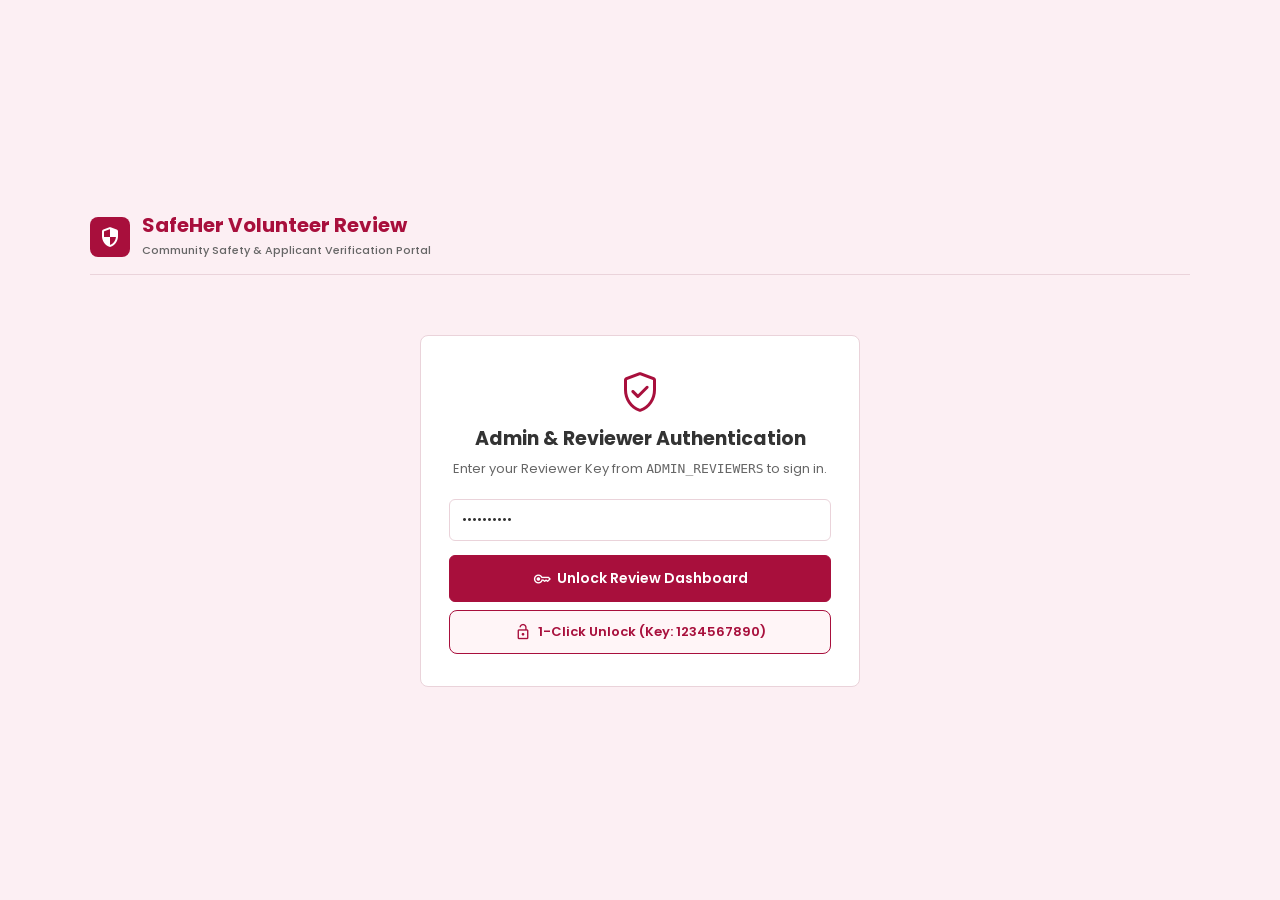
<file: admin.html>
<!DOCTYPE html>
<html lang="en">
<head>
  <meta charset="UTF-8" />
  <meta name="viewport" content="width=device-width, initial-scale=1.0, maximum-scale=1.0, user-scalable=no" />
  <title>SafeHer – Volunteer Review &amp; Admin</title>
  <link rel="preconnect" href="https://fonts.googleapis.com" />
  <link rel="preconnect" href="https://fonts.gstatic.com" crossorigin />
  <link href="https://fonts.googleapis.com/css2?family=Poppins:wght@400;500;600;700&display=swap" rel="stylesheet" />
  <link href="https://fonts.googleapis.com/css2?family=Material+Symbols+Rounded:opsz,wght,FILL,GRAD@24,400,0,0" rel="stylesheet" />
  <link rel="stylesheet" href="./css/style.css?v=17" />
  <style>
    :root {
      --color-crimson: #A80F3C;
      --color-crimson-dark: #870B30;
      --color-crimson-light: #FCEFF3;
      --color-border: #EAD3DA;
      --color-text-main: #333333;
      --color-text-muted: #666666;
      --color-bg-page: #FCEFF3;
      --color-bg-card: #FFFFFF;
      --color-high-risk: #A80F3C;
      --color-info-risk: #555555;
      --color-success: #2E7D32;
    }

    body {
      background: var(--color-bg-page);
      margin: 0;
      padding: 16px;
      font-family: 'Poppins', sans-serif;
      min-height: 100vh;
      box-sizing: border-box;
      color: var(--color-text-main);
    }

    .admin-container {
      width: 100%;
      max-width: 1100px;
      margin: 0 auto;
    }

    /* Header */
    .admin-header {
      display: flex;
      align-items: center;
      justify-content: space-between;
      margin-bottom: 20px;
      padding-bottom: 14px;
      border-bottom: 1px solid var(--color-border);
      flex-wrap: wrap;
      gap: 12px;
    }
    .admin-brand {
      display: flex;
      align-items: center;
      gap: 12px;
    }
    .admin-brand-icon {
      width: 40px;
      height: 40px;
      background: var(--color-crimson);
      color: #FFFFFF;
      border-radius: 8px;
      display: flex;
      align-items: center;
      justify-content: center;
      font-size: 24px;
    }
    .admin-brand-title {
      font-size: 20px;
      font-weight: 700;
      color: var(--color-crimson);
      margin: 0;
      line-height: 1.2;
    }
    .admin-brand-sub {
      font-size: 11px;
      color: var(--color-text-muted);
      font-weight: 500;
    }
    .reviewer-identity-pill {
      display: inline-flex;
      align-items: center;
      gap: 6px;
      background: #FFFFFF;
      border: 1px solid var(--color-border);
      border-radius: 20px;
      padding: 5px 12px;
      font-size: 12px;
      font-weight: 500;
      color: var(--color-text-main);
    }
    .reviewer-identity-pill strong {
      color: var(--color-crimson);
    }
    .policy-pill {
      display: inline-flex;
      align-items: center;
      gap: 4px;
      background: #FFF8E1;
      border: 1px solid #FFE082;
      color: #B78103;
      border-radius: 20px;
      padding: 4px 10px;
      font-size: 11px;
      font-weight: 600;
    }

    /* Cards */
    .admin-card {
      background: var(--color-bg-card);
      border: 1px solid var(--color-border);
      border-radius: 8px;
      padding: 20px;
      margin-bottom: 20px;
    }
    .admin-card-title {
      font-size: 16px;
      font-weight: 700;
      margin: 0 0 14px;
      color: var(--color-text-main);
      display: flex;
      align-items: center;
      gap: 8px;
    }

    /* Stats Grid */
    .admin-stats-grid {
      display: grid;
      grid-template-columns: repeat(auto-fit, minmax(190px, 1fr));
      gap: 12px;
      margin-bottom: 20px;
    }
    .admin-stat-card {
      background: var(--color-bg-card);
      border: 1px solid var(--color-border);
      border-radius: 8px;
      padding: 14px 16px;
      display: flex;
      flex-direction: column;
      gap: 4px;
    }
    .admin-stat-label {
      font-size: 12px;
      color: var(--color-text-muted);
      margin: 0;
      font-weight: 500;
    }
    .admin-stat-value {
      font-size: 24px;
      font-weight: 700;
      color: var(--color-crimson);
      margin: 0;
    }

    /* Buttons */
    .btn-admin {
      display: inline-flex;
      align-items: center;
      justify-content: center;
      gap: 6px;
      padding: 7px 14px;
      font-size: 12px;
      font-weight: 600;
      border-radius: 6px;
      cursor: pointer;
      font-family: inherit;
      border: 1px solid transparent;
      text-decoration: none;
      transition: all 0.15s ease;
    }
    .btn-crimson {
      background: var(--color-crimson);
      color: #FFFFFF;
      border-color: var(--color-crimson);
    }
    .btn-crimson:hover {
      background: var(--color-crimson-dark);
    }
    .btn-crimson:disabled {
      background: #D98299;
      border-color: #D98299;
      cursor: not-allowed;
      opacity: 0.7;
    }
    .btn-outline-crimson {
      background: #FFFFFF;
      color: var(--color-crimson);
      border: 1px solid var(--color-border);
    }
    .btn-outline-crimson:hover {
      background: var(--color-crimson-light);
      border-color: var(--color-crimson);
    }
    .btn-neutral {
      background: #FFFFFF;
      color: var(--color-text-main);
      border: 1px solid #CCCCCC;
    }
    .btn-neutral:hover {
      background: #F5F5F5;
      color: #111111;
    }
    .btn-danger {
      background: #FFFFFF;
      color: #C62828;
      border: 1px solid #FFCDD2;
    }
    .btn-danger:hover {
      background: #FFEBEE;
    }
    .btn-success {
      background: var(--color-success);
      color: #FFFFFF;
      border-color: var(--color-success);
    }
    .btn-success:hover {
      background: #1B5E20;
    }

    /* Tabs */
    .queue-tabs-bar {
      display: flex;
      gap: 6px;
      border-bottom: 2px solid var(--color-border);
      margin-bottom: 16px;
      overflow-x: auto;
      padding-bottom: 2px;
    }
    .queue-tab-btn {
      background: none;
      border: none;
      padding: 10px 14px;
      font-family: inherit;
      font-size: 13px;
      font-weight: 600;
      color: var(--color-text-muted);
      cursor: pointer;
      display: inline-flex;
      align-items: center;
      gap: 8px;
      border-bottom: 3px solid transparent;
      margin-bottom: -2px;
      white-space: nowrap;
      transition: all 0.15s ease;
    }
    .queue-tab-btn:hover {
      color: var(--color-crimson);
    }
    .queue-tab-btn.active {
      color: var(--color-crimson);
      border-bottom-color: var(--color-crimson);
    }
    .tab-badge {
      font-size: 11px;
      font-weight: 700;
      padding: 2px 7px;
      border-radius: 12px;
      background: #F0E6E9;
      color: var(--color-text-muted);
    }
    .queue-tab-btn.active .tab-badge {
      background: var(--color-crimson-light);
      color: var(--color-crimson);
    }
    .tab-badge-flag {
      background: #FFEBEE !important;
      color: #C62828 !important;
      border: 1px solid #FFCDD2;
    }

    /* Table */
    .table-wrap {
      width: 100%;
      overflow-x: auto;
      border: 1px solid var(--color-border);
      border-radius: 6px;
    }
    .plain-table {
      width: 100%;
      border-collapse: collapse;
      text-align: left;
      font-size: 13px;
      background: #FFFFFF;
    }
    .plain-table th {
      background: var(--color-crimson-light);
      color: var(--color-crimson);
      font-weight: 600;
      padding: 11px 12px;
      border-bottom: 1px solid var(--color-border);
      white-space: nowrap;
    }
    .plain-table td {
      padding: 12px;
      border-bottom: 1px solid var(--color-border);
      vertical-align: middle;
      color: var(--color-text-main);
    }
    .plain-table tr:last-child td {
      border-bottom: none;
    }
    .plain-table tr:hover {
      background: #FAF5F7;
    }

    /* Badges */
    .badge {
      display: inline-flex;
      align-items: center;
      gap: 4px;
      font-size: 11px;
      font-weight: 600;
      padding: 3px 8px;
      border-radius: 4px;
      white-space: nowrap;
    }
    .badge-status-submitted {
      background: #FFF3E0;
      color: #E65100;
      border: 1px solid #FFE0B2;
    }
    .badge-status-in_review {
      background: #E3F2FD;
      color: #0D47A1;
      border: 1px solid #BBDEFB;
    }
    .badge-status-approved {
      background: #E8F5E9;
      color: #2E7D32;
      border: 1px solid #C8E6C9;
    }
    .badge-status-suspended {
      background: #FFEBEE;
      color: #C62828;
      border: 1px solid #FFCDD2;
    }
    .badge-status-rejected {
      background: #ECEFF1;
      color: #455A64;
      border: 1px solid #CFD8DC;
    }
    .badge-status-revoked {
      background: #FBE9E7;
      color: #D84315;
      border: 1px solid #FFCCBC;
    }
    .badge-flag-high {
      background: var(--color-crimson-light);
      color: var(--color-crimson);
      border: 1px solid var(--color-crimson);
      font-weight: 700;
    }
    .badge-flag-info {
      background: #F5F5F5;
      color: #555555;
      border: 1px solid #CCCCCC;
    }
    .badge-flag-clean {
      background: #E8F5E9;
      color: #2E7D32;
      border: 1px solid #C8E6C9;
    }

    /* Auth Box */
    .admin-auth-card {
      max-width: 440px;
      margin: 60px auto 0;
      background: #FFFFFF;
      border: 1px solid var(--color-border);
      border-radius: 8px;
      padding: 32px 28px;
      text-align: center;
    }
    .admin-input, .admin-textarea, .admin-select {
      width: 100%;
      padding: 10px 12px;
      font-size: 13px;
      font-family: inherit;
      border: 1px solid var(--color-border);
      border-radius: 6px;
      box-sizing: border-box;
      outline: none;
      background: #FFFFFF;
      color: var(--color-text-main);
    }
    .admin-input:focus, .admin-textarea:focus, .admin-select:focus {
      border-color: var(--color-crimson);
    }

    /* Banners */
    .admin-msg-box {
      font-size: 13px;
      padding: 12px 16px;
      border-radius: 6px;
      margin-bottom: 16px;
      display: none;
      line-height: 1.4;
    }
    .admin-msg-error {
      background: var(--color-crimson-light);
      color: var(--color-crimson);
      border: 1px solid var(--color-crimson);
      font-weight: 500;
    }
    .admin-msg-success {
      background: #E8F5E9;
      color: #2E7D32;
      border: 1px solid #C8E6C9;
      font-weight: 500;
    }

    /* Packet Layout */
    .packet-header-bar {
      display: flex;
      align-items: center;
      justify-content: space-between;
      gap: 12px;
      flex-wrap: wrap;
      margin-bottom: 16px;
      padding-bottom: 12px;
      border-bottom: 1px solid var(--color-border);
    }
    .packet-grid {
      display: grid;
      grid-template-columns: 1fr 1fr;
      gap: 16px;
    }
    @media (max-width: 860px) {
      .packet-grid {
        grid-template-columns: 1fr;
      }
    }
    .field-pair {
      margin-bottom: 10px;
    }
    .field-label {
      font-size: 11px;
      color: var(--color-text-muted);
      text-transform: uppercase;
      letter-spacing: 0.5px;
      font-weight: 600;
      margin-bottom: 2px;
    }
    .field-val {
      font-size: 13px;
      color: var(--color-text-main);
      font-weight: 500;
      word-break: break-word;
    }

    /* Risk Flags Box */
    .risk-flag-item {
      padding: 10px 14px;
      border-radius: 6px;
      margin-bottom: 8px;
      font-size: 13px;
      display: flex;
      align-items: flex-start;
      gap: 10px;
    }
    .risk-flag-high {
      background: var(--color-crimson-light);
      border: 1px solid var(--color-crimson);
      color: var(--color-crimson);
    }
    .risk-flag-info {
      background: #F5F5F5;
      border: 1px solid #CCCCCC;
      color: #444444;
    }

    /* Comparison Photos */
    .photos-comparison-wrap {
      display: grid;
      grid-template-columns: 1fr 1fr;
      gap: 12px;
      margin-top: 10px;
    }
    .photo-preview-box {
      border: 1px solid var(--color-border);
      border-radius: 6px;
      padding: 8px;
      background: #FAF5F7;
      text-align: center;
      min-height: 180px;
      display: flex;
      flex-direction: column;
      align-items: center;
      justify-content: center;
    }
    .photo-preview-img {
      max-width: 100%;
      max-height: 220px;
      border-radius: 4px;
      border: 1px solid var(--color-border);
      object-fit: contain;
      background: #000000;
    }

    /* Decision Checklist */
    .decision-checklist-item {
      display: flex;
      align-items: center;
      gap: 10px;
      padding: 8px 10px;
      background: #FAF5F7;
      border: 1px solid var(--color-border);
      border-radius: 6px;
      margin-bottom: 6px;
      cursor: pointer;
      user-select: none;
      font-size: 13px;
      font-weight: 500;
    }
    .decision-checklist-item input[type="checkbox"] {
      width: 17px;
      height: 17px;
      accent-color: var(--color-crimson);
      cursor: pointer;
    }

    /* Audit Timeline */
    .audit-timeline {
      display: flex;
      flex-direction: column;
      gap: 8px;
      max-height: 260px;
      overflow-y: auto;
      padding-right: 4px;
    }
    .audit-entry {
      background: #FAF5F7;
      border-left: 3px solid var(--color-crimson);
      padding: 8px 12px;
      border-radius: 0 4px 4px 0;
      font-size: 12px;
    }
    .audit-header {
      display: flex;
      align-items: center;
      justify-content: space-between;
      color: var(--color-text-muted);
      font-size: 11px;
      margin-bottom: 3px;
    }

    .empty-state {
      padding: 36px 16px;
      text-align: center;
      color: var(--color-text-muted);
      font-size: 13px;
    }
  </style>
  <link rel="icon" type="image/png" href="./assets/icon-192.png?v=2" />
</head>
<body>
  <div class="admin-container">
    <!-- Header -->
    <header class="admin-header">
      <div class="admin-brand">
        <div class="admin-brand-icon">
          <span class="material-symbols-rounded">security</span>
        </div>
        <div>
          <h1 class="admin-brand-title">SafeHer Volunteer Review</h1>
          <span class="admin-brand-sub">Community Safety &amp; Applicant Verification Portal</span>
        </div>
      </div>
      <div id="admin-header-actions" style="display: none; align-items: center; gap: 10px; flex-wrap: wrap;">
        <div id="admin-reviewer-badge" class="reviewer-identity-pill">
          <span class="material-symbols-rounded" style="font-size: 16px; color: var(--color-crimson);">person</span>
          Signed in as <strong id="reviewer-name-display">Admin</strong>
        </div>
        <div id="two-reviewer-mode-pill" class="policy-pill" style="display: none;">
          <span class="material-symbols-rounded" style="font-size: 15px;">verified</span>
          Dual-Reviewer Mode Active
        </div>
        <button type="button" class="btn-admin btn-outline-crimson" onclick="refreshAdminData()">
          <span class="material-symbols-rounded" style="font-size: 16px;">refresh</span>Refresh
        </button>
        <button type="button" class="btn-admin btn-neutral" onclick="logoutAdmin()">
          <span class="material-symbols-rounded" style="font-size: 16px;">lock</span>Lock
        </button>
      </div>
    </header>

    <!-- Global feedback banner -->
    <div id="admin-banner" class="admin-msg-box"></div>

    <!-- 1. Authentication View -->
    <div id="admin-auth-view" class="admin-auth-card">
      <span class="material-symbols-rounded" style="font-size: 48px; color: var(--color-crimson); margin-bottom: 8px;">verified_user</span>
      <h2 style="font-size: 19px; margin: 0 0 6px; color: var(--color-text-main);">Admin &amp; Reviewer Authentication</h2>
      <p style="font-size: 13px; color: var(--color-text-muted); margin: 0 0 20px;">Enter your Reviewer Key from <code>ADMIN_REVIEWERS</code> to sign in.</p>
      
      <form onsubmit="handleAuthSubmit(event)">
        <input type="password" id="admin-key-input" class="admin-input" placeholder="Enter Reviewer Key (e.g. 1234567890)" value="1234567890" autocomplete="current-password" required />
        <button type="submit" class="btn-admin btn-crimson" style="width: 100%; padding: 12px; font-size: 14px; margin-top: 14px;">
          <span class="material-symbols-rounded" style="font-size: 18px;">key</span>Unlock Review Dashboard
        </button>
        <button type="button" class="btn-admin" onclick="document.getElementById('admin-key-input').value='1234567890'; handleAuthSubmit(event);" style="width: 100%; padding: 10px; font-size: 13px; margin-top: 8px; background: #FFF5F7; color: var(--color-crimson); border: 1.5px solid var(--color-crimson); border-radius: 8px; cursor: pointer; display: flex; align-items: center; justify-content: center; gap: 6px;">
          <span class="material-symbols-rounded" style="font-size: 18px;">lock_open</span>1-Click Unlock (Key: 1234567890)
        </button>
      </form>
    </div>

    <!-- 2. Main Dashboard View -->
    <div id="admin-dashboard-view" style="display: none;">
      <!-- Stats Block -->
      <section class="admin-stats-grid">
        <div class="admin-stat-card">
          <p class="admin-stat-label">Total Users</p>
          <p id="stat-total-users" class="admin-stat-value">0</p>
        </div>
        <div class="admin-stat-card">
          <p class="admin-stat-label">Active Alerts</p>
          <p id="stat-active-alerts" class="admin-stat-value">0</p>
        </div>
        <div class="admin-stat-card">
          <p class="admin-stat-label">Alerts Today</p>
          <p id="stat-alerts-today" class="admin-stat-value">0</p>
        </div>
        <div class="admin-stat-card">
          <p class="admin-stat-label">Approved Volunteers</p>
          <p id="stat-approved-volunteers" class="admin-stat-value">0</p>
        </div>
      </section>

      <!-- Queue View (Filter Tabs & Volunteers List) -->
      <div id="volunteer-queue-view">
        <section class="admin-card">
          <!-- Filter Tabs Bar -->
          <div class="queue-tabs-bar">
            <button type="button" class="queue-tab-btn active" data-tab="submitted" onclick="switchQueueTab('submitted')">
              Submitted <span id="tab-count-submitted" class="tab-badge">0</span>
              <span id="tab-flags-submitted" class="tab-badge tab-badge-flag" style="display: none;">! 0</span>
            </button>
            <button type="button" class="queue-tab-btn" data-tab="in_review" onclick="switchQueueTab('in_review')">
              In Review <span id="tab-count-in_review" class="tab-badge">0</span>
              <span id="tab-flags-in_review" class="tab-badge tab-badge-flag" style="display: none;">! 0</span>
            </button>
            <button type="button" class="queue-tab-btn" data-tab="approved" onclick="switchQueueTab('approved')">
              Approved <span id="tab-count-approved" class="tab-badge">0</span>
            </button>
            <button type="button" class="queue-tab-btn" data-tab="suspended" onclick="switchQueueTab('suspended')">
              Suspended <span id="tab-count-suspended" class="tab-badge">0</span>
            </button>
            <button type="button" class="queue-tab-btn" data-tab="rejected" onclick="switchQueueTab('rejected')">
              Rejected <span id="tab-count-rejected" class="tab-badge">0</span>
            </button>
            <button type="button" class="queue-tab-btn" data-tab="all" onclick="switchQueueTab('all')">
              All <span id="tab-count-all" class="tab-badge">0</span>
            </button>
          </div>

          <!-- Table of Volunteers -->
          <div class="table-wrap">
            <table class="plain-table">
              <thead>
                <tr>
                  <th>ID</th>
                  <th>Applicant</th>
                  <th>Phone / Locality</th>
                  <th>ID Type &amp; Last 4</th>
                  <th>Training</th>
                  <th>Risk Flags</th>
                  <th>Status</th>
                  <th>Actions</th>
                </tr>
              </thead>
              <tbody id="volunteers-tbody">
                <tr>
                  <td colspan="8" class="empty-state">Loading volunteers queue...</td>
                </tr>
              </tbody>
            </table>
          </div>
        </section>
      </div>

      <!-- Applicant Review Packet View (Single Applicant Deep-Dive) -->
      <div id="applicant-packet-view" style="display: none;">
        <section class="admin-card">
          <!-- Packet Header Bar -->
          <div class="packet-header-bar">
            <div style="display: flex; align-items: center; gap: 12px;">
              <button type="button" class="btn-admin btn-outline-crimson" onclick="closeReviewPacket()">
                <span class="material-symbols-rounded" style="font-size: 16px;">arrow_back</span>Back to Queue
              </button>
              <div>
                <h2 id="packet-applicant-name" style="font-size: 18px; margin: 0; color: var(--color-text-main);">Volunteer Application</h2>
                <span id="packet-applicant-sub" style="font-size: 12px; color: var(--color-text-muted);">Application #0</span>
              </div>
            </div>
            <div id="packet-status-pill"></div>
          </div>

          <!-- Refusal / Action Error Banner -->
          <div id="packet-error-banner" class="admin-msg-box admin-msg-error"></div>

          <!-- Risk Flags Section -->
          <div id="packet-flags-container" style="margin-bottom: 16px;"></div>

          <!-- Grid: Details & Identity Photos -->
          <div class="packet-grid">
            <!-- Left Card: Applicant Profile & Declaration -->
            <div style="display: flex; flex-direction: column; gap: 14px;">
              <div style="background: #FFFFFF; border: 1px solid var(--color-border); border-radius: 8px; padding: 14px;">
                <h3 class="admin-card-title" style="margin: 0 0 12px; font-size: 14px;">
                  <span class="material-symbols-rounded" style="color: var(--color-crimson); font-size: 18px;">badge</span>
                  Applicant Details
                </h3>
                <div class="field-pair">
                  <div class="field-label">Full Name &amp; DOB</div>
                  <div id="field-fullname-dob" class="field-val">-</div>
                </div>
                <div class="field-pair">
                  <div class="field-label">Phone &amp; Locality</div>
                  <div id="field-phone-locality" class="field-val">-</div>
                </div>
                <div class="field-pair">
                  <div class="field-label">Motivation</div>
                  <div id="field-motivation" class="field-val" style="font-style: italic; color: #555;">-</div>
                </div>
                <div class="field-pair">
                  <div class="field-label">Availability</div>
                  <div id="field-availability" class="field-val">-</div>
                </div>
              </div>

              <!-- Safety Training & Declaration -->
              <div style="background: #FFFFFF; border: 1px solid var(--color-border); border-radius: 8px; padding: 14px;">
                <h3 class="admin-card-title" style="margin: 0 0 12px; font-size: 14px;">
                  <span class="material-symbols-rounded" style="color: var(--color-crimson); font-size: 18px;">school</span>
                  Safety Training &amp; Declaration
                </h3>
                <div class="field-pair">
                  <div class="field-label">Training Score</div>
                  <div id="field-training-score" class="field-val">-</div>
                </div>
                <div class="field-pair">
                  <div class="field-label">Declaration Accepted</div>
                  <div id="field-declaration-info" class="field-val">-</div>
                </div>
                <div class="field-pair">
                  <div class="field-label">Typed Signature</div>
                  <div id="field-typed-signature" class="field-val">-</div>
                </div>
              </div>
            </div>

            <!-- Right Card: Photo Comparison & ID Document -->
            <div style="background: #FFFFFF; border: 1px solid var(--color-border); border-radius: 8px; padding: 14px;">
              <h3 class="admin-card-title" style="margin: 0 0 8px; font-size: 14px;">
                <span class="material-symbols-rounded" style="color: var(--color-crimson); font-size: 18px;">face</span>
                Identity Document &amp; Live Selfie Comparison
              </h3>
              <p style="font-size: 11px; color: var(--color-text-muted); margin: 0 0 10px;">
                Compare applicant's live selfie against government ID. ID photo is securely wiped 7 days after decision.
              </p>
              
              <div class="field-pair" style="margin-bottom: 12px;">
                <div class="field-label">ID Type &amp; Number</div>
                <div id="field-id-type-last4" class="field-val" style="font-weight: 700; color: var(--color-crimson);">-</div>
              </div>

              <div class="photos-comparison-wrap">
                <!-- Selfie Container -->
                <div class="photo-preview-box">
                  <div style="font-size: 11px; font-weight: 600; color: var(--color-text-muted); margin-bottom: 6px;">Live Selfie Photo</div>
                  <img id="packet-selfie-img" class="photo-preview-img" alt="Applicant Selfie" style="display: none;" />
                  <div id="packet-selfie-loading" style="font-size: 11px; color: #888;">Loading selfie...</div>
                </div>

                <!-- ID Document Container -->
                <div class="photo-preview-box">
                  <div style="font-size: 11px; font-weight: 600; color: var(--color-text-muted); margin-bottom: 6px;">ID Photo (Encrypted)</div>
                  <img id="packet-id-img" class="photo-preview-img" alt="Applicant ID Document" style="display: none;" />
                  <div id="packet-id-hidden-notice" style="padding: 10px;">
                    <span class="material-symbols-rounded" style="font-size: 32px; color: #999;">visibility_off</span>
                    <p style="font-size: 11px; color: #777; margin: 4px 0 10px;">Photo hidden for privacy. Viewing writes an audit log row.</p>
                    <button type="button" class="btn-admin btn-outline-crimson" onclick="revealCurrentIdImage()">
                      <span class="material-symbols-rounded" style="font-size: 16px;">visibility</span>Reveal ID Photo
                    </button>
                  </div>
                  <div id="packet-id-audit-msg" style="display: none; font-size: 10px; color: var(--color-success); margin-top: 6px;">
                    ✓ Audit row logged
                  </div>
                </div>
              </div>
            </div>
          </div>

          <!-- References Verification Section -->
          <div style="margin-top: 16px; background: #FFFFFF; border: 1px solid var(--color-border); border-radius: 8px; padding: 16px;">
            <h3 class="admin-card-title" style="margin: 0 0 10px; font-size: 14px;">
              <span class="material-symbols-rounded" style="color: var(--color-crimson); font-size: 18px;">contacts</span>
              Reference Check Verification (2 Confirmed Required)
            </h3>
            <p style="font-size: 12px; color: var(--color-text-muted); margin: 0 0 14px;">
              Reviewer must call both references to confirm applicant trust and background.
            </p>
            <div id="packet-references-list" style="display: flex; flex-direction: column; gap: 12px;"></div>
          </div>

          <!-- Phone Interview Verification Section -->
          <div style="margin-top: 16px; background: #FFFFFF; border: 1px solid var(--color-border); border-radius: 8px; padding: 16px;">
            <h3 class="admin-card-title" style="margin: 0 0 10px; font-size: 14px;">
              <span class="material-symbols-rounded" style="color: var(--color-crimson); font-size: 18px;">phone_in_talk</span>
              Applicant Phone Interview (Verifies Phone Ownership)
            </h3>
            <p style="font-size: 12px; color: var(--color-text-muted); margin: 0 0 14px;">
              The reviewer must call the applicant's own registered phone number to verify phone ownership and identity.
            </p>

            <form id="interview-form" onsubmit="submitInterviewForm(event)">
              <div style="display: flex; gap: 16px; flex-wrap: wrap; margin-bottom: 10px;">
                <label class="decision-checklist-item" style="flex: 1; min-width: 240px;">
                  <input type="checkbox" id="interview-check-phone" />
                  <span>Called applicant's registered number (<span id="interview-phone-target">-</span>)</span>
                </label>
                <label class="decision-checklist-item" style="flex: 1; min-width: 240px;">
                  <input type="checkbox" id="interview-check-identity" />
                  <span>Confirmed applicant identity on call</span>
                </label>
              </div>
              <div style="margin-bottom: 10px;">
                <textarea id="interview-notes-input" class="admin-textarea" rows="2" placeholder="Record interview notes (applicant demeanor, availability confirmation, safety questions)..."></textarea>
              </div>
              <div style="display: flex; justify-content: flex-end; align-items: center; gap: 10px;">
                <span id="interview-saved-badge" style="font-size: 11px; color: var(--color-success); font-weight: 600; display: none;">✓ Interview recorded</span>
                <button type="submit" class="btn-admin btn-outline-crimson">
                  <span class="material-symbols-rounded" style="font-size: 16px;">save</span>Save Interview Record
                </button>
              </div>
            </form>
          </div>

          <!-- Gated Review Decision Panel -->
          <div style="margin-top: 16px; background: #FFFFFF; border: 2px solid var(--color-border); border-radius: 8px; padding: 18px;">
            <h3 class="admin-card-title" style="margin: 0 0 12px; font-size: 15px; color: var(--color-crimson);">
              <span class="material-symbols-rounded" style="font-size: 20px;">gavel</span>
              Application Decision &amp; Verification Gates
            </h3>

            <!-- 4 Required Checklist Items -->
            <div style="margin-bottom: 14px;">
              <div class="field-label" style="margin-bottom: 6px;">Required Verification Checklist (All 4 must hold for approval):</div>
              <label class="decision-checklist-item">
                <input type="checkbox" id="gate-check-photo" onchange="validateDecisionGates()" />
                <span>1. <strong>Identity matches photo</strong> – Selfie photo verified against revealed ID photo.</span>
              </label>
              <label class="decision-checklist-item">
                <input type="checkbox" id="gate-check-phone" onchange="validateDecisionGates()" />
                <span>2. <strong>Phone verified by call</strong> – Reviewer called applicant's registered phone.</span>
              </label>
              <label class="decision-checklist-item">
                <input type="checkbox" id="gate-check-interview" onchange="validateDecisionGates()" />
                <span>3. <strong>Interview done</strong> – Phone interview completed and recorded.</span>
              </label>
              <label class="decision-checklist-item">
                <input type="checkbox" id="gate-check-declaration" onchange="validateDecisionGates()" />
                <span>4. <strong>Declaration checked</strong> – Terms, code of conduct and signature verified.</span>
              </label>
            </div>

            <!-- High Flag Override (Only shown if high flags exist) -->
            <div id="gate-override-wrap" style="display: none; margin-bottom: 14px; background: var(--color-crimson-light); border: 1px dashed var(--color-crimson); border-radius: 6px; padding: 12px;">
              <label style="display: flex; align-items: center; gap: 8px; font-size: 13px; font-weight: 600; color: var(--color-crimson); cursor: pointer;">
                <input type="checkbox" id="gate-check-override" onchange="validateDecisionGates()" style="width: 17px; height: 17px; accent-color: var(--color-crimson);" />
                <span>Override High-Risk Flags</span>
              </label>
              <p style="font-size: 11px; color: var(--color-crimson); margin: 6px 0 0 25px;">
                High-severity risk flags are detected. To override, check this box AND explicitly mention 'override' or the flag codes in the review note below.
              </p>
            </div>

            <!-- Review Note (Minimum 20 Chars) -->
            <div style="margin-bottom: 14px;">
              <div style="display: flex; justify-content: space-between; align-items: center; margin-bottom: 4px;">
                <div class="field-label">Review Decision Rationale / Notes:</div>
                <div id="gate-note-counter" style="font-size: 11px; color: var(--color-text-muted); font-weight: 600;">0 / 20 characters min</div>
              </div>
              <textarea id="gate-decision-note" class="admin-textarea" rows="3" placeholder="Enter detailed review justification (minimum 20 characters required for approval)..." oninput="validateDecisionGates()"></textarea>
            </div>

            <!-- Rejection Reason Dropdown (for Reject Action) -->
            <div id="gate-reject-reason-wrap" style="margin-bottom: 16px;">
              <div class="field-label" style="margin-bottom: 4px;">Rejection Reason Code (Required if rejecting):</div>
              <select id="gate-reject-reason-select" class="admin-select">
                <option value="">Select rejection reason...</option>
                <option value="id_mismatch">ID Mismatch or Invalid Document (id_mismatch)</option>
                <option value="references_negative">Negative Reference Outcome (references_negative)</option>
                <option value="references_unreachable">References Unreachable (references_unreachable)</option>
                <option value="training_not_passed">Training Score Below 80% (training_not_passed)</option>
                <option value="incomplete">Incomplete Application or Documentation (incomplete)</option>
                <option value="safety_concern">Safety or Behavioral Concern (safety_concern)</option>
                <option value="underage">Applicant Under 18 Years Old (underage)</option>
                <option value="other">Other Policy Violation (other)</option>
              </select>
            </div>

            <!-- Action Buttons Group -->
            <div style="display: flex; gap: 8px; flex-wrap: wrap; align-items: center;">
              <button type="button" id="btn-decision-approve" class="btn-admin btn-crimson" onclick="handleDecisionAction('approve')" disabled>
                <span class="material-symbols-rounded" style="font-size: 18px;">verified</span>Approve Volunteer (12 Mos)
              </button>
              <button type="button" id="btn-decision-recommend" class="btn-admin btn-outline-crimson" onclick="handleDecisionAction('recommend')">
                <span class="material-symbols-rounded" style="font-size: 18px;">thumb_up</span>Recommend for Approval
              </button>
              <button type="button" id="btn-decision-request-info" class="btn-admin btn-neutral" onclick="handleDecisionAction('request_info')">
                <span class="material-symbols-rounded" style="font-size: 18px;">help_outline</span>Request Info
              </button>
              <button type="button" id="btn-decision-reject" class="btn-admin btn-danger" onclick="handleDecisionAction('reject')">
                <span class="material-symbols-rounded" style="font-size: 18px;">block</span>Reject Application
              </button>
              <button type="button" id="btn-decision-resolve" class="btn-admin btn-success" style="display: none;" onclick="handleDecisionAction('resolve')">
                <span class="material-symbols-rounded" style="font-size: 18px;">check_circle</span>Resolve &amp; Restore
              </button>
              <button type="button" id="btn-decision-revoke" class="btn-admin btn-danger" style="display: none; margin-left: auto;" onclick="handleRevokeCurrentVolunteer()">
                <span class="material-symbols-rounded" style="font-size: 18px;">cancel</span>Revoke Privileges
              </button>
            </div>
          </div>

          <!-- Chronological Audit Trail Card -->
          <div style="margin-top: 16px; background: #FFFFFF; border: 1px solid var(--color-border); border-radius: 8px; padding: 16px;">
            <div style="display: flex; align-items: center; justify-content: space-between; margin-bottom: 12px;">
              <h3 class="admin-card-title" style="margin: 0; font-size: 14px;">
                <span class="material-symbols-rounded" style="color: var(--color-crimson); font-size: 18px;">history</span>
                Audit Trail &amp; Verification Log
              </h3>
              <button type="button" class="btn-admin btn-outline-crimson" style="padding: 4px 8px; font-size: 11px;" onclick="reloadPacketAuditTrail()">
                <span class="material-symbols-rounded" style="font-size: 14px;">sync</span>Refresh Trail
              </button>
            </div>
            <div id="packet-audit-list" class="audit-timeline">
              <div style="font-size: 12px; color: #888;">Loading audit history...</div>
            </div>
          </div>
        </section>
      </div>

      <!-- Collapsible System Logs Viewer -->
      <section class="admin-card" style="margin-top: 20px;">
        <div style="display: flex; align-items: center; justify-content: space-between; margin-bottom: 12px; flex-wrap: wrap; gap: 8px;">
          <h2 class="admin-card-title" style="margin: 0;">
            <span class="material-symbols-rounded" style="color: var(--color-crimson);">terminal</span>
            System Logs (Last 100 Lines)
          </h2>
          <button type="button" class="btn-admin btn-outline-crimson" onclick="loadSystemLogs()">
            <span class="material-symbols-rounded" style="font-size: 16px;">sync</span>Refresh Logs
          </button>
        </div>
        <div id="admin-logs-viewer" style="background: #FAF5F7; border: 1px solid var(--color-border); border-radius: 6px; padding: 14px; font-family: monospace; font-size: 11px; max-height: 280px; overflow-y: auto; white-space: pre-wrap; word-break: break-all; color: var(--color-text-main);">Loading system logs...</div>
      </section>
    </div>
  </div>

  <script src="./js/config.js"></script>
  <script>
    (function() {
      var STORAGE_KEY = 'safeher_admin_key';
      var state = {
        key: '',
        reviewerName: 'Admin',
        requireTwoReviewers: false,
        currentTab: 'submitted',
        volunteers: [],
        counts: {},
        selectedVolId: null,
        currentPacket: null,
        revealedImageUrls: {}
      };

      function escapeHtml(str) {
        if (str === null || str === undefined) return '';
        return String(str)
          .replace(/&/g, '&amp;')
          .replace(/</g, '&lt;')
          .replace(/>/g, '&gt;')
          .replace(/"/g, '&quot;')
          .replace(/'/g, '&#39;');
      }

      function getApiBase() {
        if (window.SafeHerConfig && window.SafeHerConfig.API_BASE) {
          return window.SafeHerConfig.API_BASE.replace(/\/+$/, '');
        }
        return 'http://localhost:5000';
      }

      function getSavedKey() {
        return sessionStorage.getItem(STORAGE_KEY) || '';
      }

      function setSavedKey(key) {
        state.key = key;
        if (key) {
          sessionStorage.setItem(STORAGE_KEY, key);
        } else {
          sessionStorage.removeItem(STORAGE_KEY);
        }
      }

      function showBanner(msg, isError) {
        var banner = document.getElementById('admin-banner');
        if (!banner) return;
        banner.textContent = msg;
        banner.className = 'admin-msg-box ' + (isError ? 'admin-msg-error' : 'admin-msg-success');
        banner.style.display = 'block';
        window.scrollTo({ top: 0, behavior: 'smooth' });
        if (!isError) {
          setTimeout(function() { banner.style.display = 'none'; }, 4500);
        }
      }

      function clearBanner() {
        var banner = document.getElementById('admin-banner');
        if (banner) banner.style.display = 'none';
        var packetError = document.getElementById('packet-error-banner');
        if (packetError) packetError.style.display = 'none';
      }

      function showPacketError(msg) {
        var packetError = document.getElementById('packet-error-banner');
        if (!packetError) return;
        packetError.textContent = msg;
        packetError.style.display = 'block';
        packetError.scrollIntoView({ behavior: 'smooth', block: 'nearest' });
      }

      function adminFetch(endpoint, options) {
        options = options || {};
        options.headers = options.headers || {};
        var key = state.key || getSavedKey();
        if (key) {
          options.headers['X-Admin-Key'] = key;
        }
        if (!options.headers['Content-Type'] && options.body && typeof options.body === 'string') {
          options.headers['Content-Type'] = 'application/json';
        }

        var url = getApiBase() + endpoint;
        return fetch(url, options).then(function(res) {
          return res.json().then(function(json) {
            return { ok: res.ok, status: res.status, json: json };
          }).catch(function() {
            return { ok: res.ok, status: res.status, json: {} };
          });
        });
      }

      function adminFetchBlob(endpoint) {
        var key = state.key || getSavedKey();
        var headers = {};
        if (key) {
          headers['X-Admin-Key'] = key;
        }
        var url = getApiBase() + endpoint;
        return fetch(url, { headers: headers }).then(function(res) {
          if (!res.ok) {
            return res.json().then(function(j) { throw new Error(j.error || 'Failed fetching image'); });
          }
          return res.blob();
        });
      }

      // --- AUTH VIEW & DASHBOARD TOGGLES ---
      function showAuthView() {
        document.getElementById('admin-auth-view').style.display = 'block';
        document.getElementById('admin-dashboard-view').style.display = 'none';
        document.getElementById('admin-header-actions').style.display = 'none';
      }

      function showDashboard() {
        document.getElementById('admin-auth-view').style.display = 'none';
        document.getElementById('admin-dashboard-view').style.display = 'block';
        document.getElementById('admin-header-actions').style.display = 'flex';
      }

      window.handleAuthSubmit = function(e) {
        if (e) e.preventDefault();
        clearBanner();
        var input = document.getElementById('admin-key-input');
        var key = input ? input.value.trim() : '';
        if (!key) return;

        setSavedKey(key);

        adminFetch('/api/admin/stats').then(function(res) {
          if (!res.ok || !res.json.ok) {
            setSavedKey('');
            showBanner(res.json.error || 'Invalid Admin / Reviewer Key. Access denied.', true);
          } else {
            if (input) input.value = '';
            showDashboard();
            applyStatsData(res.json.data);
            loadVolunteers();
            loadSystemLogs();
          }
        }).catch(function(err) {
          setSavedKey('');
          showBanner('Failed to connect to backend: ' + err.message, true);
        });
      };

      window.logoutAdmin = function() {
        setSavedKey('');
        showAuthView();
        clearBanner();
      };

      window.refreshAdminData = function() {
        clearBanner();
        loadStats();
        if (state.selectedVolId) {
          openReviewPacket(state.selectedVolId);
        } else {
          loadVolunteers();
        }
        loadSystemLogs();
      };

      function applyStatsData(data) {
        if (!data) return;
        document.getElementById('stat-total-users').textContent = data.total_users || 0;
        document.getElementById('stat-active-alerts').textContent = data.active_alerts || 0;
        document.getElementById('stat-alerts-today').textContent = data.alerts_today || 0;
        document.getElementById('stat-approved-volunteers').textContent = data.approved_volunteers || 0;

        state.reviewerName = data.reviewer_name || 'Admin';
        state.requireTwoReviewers = !!data.require_two_reviewers;

        var nameEl = document.getElementById('reviewer-name-display');
        if (nameEl) nameEl.textContent = state.reviewerName;

        var policyPill = document.getElementById('two-reviewer-mode-pill');
        if (policyPill) {
          policyPill.style.display = state.requireTwoReviewers ? 'inline-flex' : 'none';
        }
      }

      function loadStats() {
        adminFetch('/api/admin/stats').then(function(res) {
          if (res.ok && res.json.ok) {
            applyStatsData(res.json.data);
          } else if (res.status === 401) {
            logoutAdmin();
          }
        });
      }

      // --- VOLUNTEERS QUEUE & FILTER TABS ---
      function switchQueueTab(tab) {
        state.currentTab = tab;
        var tabBtns = document.querySelectorAll('.queue-tab-btn');
        tabBtns.forEach(function(btn) {
          if (btn.getAttribute('data-tab') === tab) {
            btn.classList.add('active');
          } else {
            btn.classList.remove('active');
          }
        });
        renderVolunteersTable();
      }
      window.switchQueueTab = switchQueueTab;

      function updateTabBadges(volunteers, counts) {
        var submittedCount = 0;
        var inReviewCount = 0;
        var approvedCount = 0;
        var suspendedCount = 0;
        var rejectedCount = 0;

        var submittedHighFlags = 0;
        var inReviewHighFlags = 0;

        (volunteers || []).forEach(function(v) {
          var st = (v.status || '').toLowerCase();
          var highFlags = v.high_flags_count || 0;

          if (st === 'submitted' || st === 'pending') {
            submittedCount++;
            if (highFlags > 0) submittedHighFlags += highFlags;
          } else if (st === 'in_review') {
            inReviewCount++;
            if (highFlags > 0) inReviewHighFlags += highFlags;
          } else if (st === 'approved') {
            approvedCount++;
          } else if (st === 'suspended') {
            suspendedCount++;
          } else if (st === 'rejected' || st === 'revoked') {
            rejectedCount++;
          }
        });

        document.getElementById('tab-count-submitted').textContent = submittedCount;
        document.getElementById('tab-count-in_review').textContent = inReviewCount;
        document.getElementById('tab-count-approved').textContent = approvedCount;
        document.getElementById('tab-count-suspended').textContent = suspendedCount;
        document.getElementById('tab-count-rejected').textContent = rejectedCount;
        document.getElementById('tab-count-all').textContent = volunteers ? volunteers.length : 0;

        var flagSubEl = document.getElementById('tab-flags-submitted');
        if (flagSubEl) {
          if (submittedHighFlags > 0) {
            flagSubEl.textContent = '! ' + submittedHighFlags;
            flagSubEl.style.display = 'inline-block';
          } else {
            flagSubEl.style.display = 'none';
          }
        }

        var flagInRevEl = document.getElementById('tab-flags-in_review');
        if (flagInRevEl) {
          if (inReviewHighFlags > 0) {
            flagInRevEl.textContent = '! ' + inReviewHighFlags;
            flagInRevEl.style.display = 'inline-block';
          } else {
            flagInRevEl.style.display = 'none';
          }
        }
      }

      function loadVolunteers() {
        adminFetch('/api/admin/volunteers').then(function(res) {
          if (res.ok && res.json.ok) {
            state.volunteers = (res.json.data && res.json.data.volunteers) || res.json.volunteers || [];
            state.counts = (res.json.data && res.json.data.counts) || res.json.counts || {};
            updateTabBadges(state.volunteers, state.counts);
            renderVolunteersTable();
          } else if (res.status === 401) {
            logoutAdmin();
          } else {
            showBanner(res.json.error || 'Failed loading volunteers', true);
          }
        }).catch(function(err) {
          showBanner('Network error loading volunteers: ' + err.message, true);
        });
      }

      function renderVolunteersTable() {
        var tbody = document.getElementById('volunteers-tbody');
        if (!tbody) return;

        var filtered = (state.volunteers || []).filter(function(v) {
          var st = (v.status || '').toLowerCase();
          if (state.currentTab === 'all') return true;
          if (state.currentTab === 'submitted') return st === 'submitted' || st === 'pending';
          if (state.currentTab === 'in_review') return st === 'in_review';
          if (state.currentTab === 'approved') return st === 'approved';
          if (state.currentTab === 'suspended') return st === 'suspended';
          if (state.currentTab === 'rejected') return st === 'rejected' || st === 'revoked';
          return true;
        });

        if (filtered.length === 0) {
          tbody.innerHTML = '<tr><td colspan="8" class="empty-state">No volunteers found under <strong>' + escapeHtml(state.currentTab) + '</strong>.</td></tr>';
          return;
        }

        var html = '';
        for (var i = 0; i < filtered.length; i++) {
          var v = filtered[i];
          var st = (v.status || 'draft').toLowerCase();
          var badgeClass = 'badge-status-' + st;

          // Training Score Badge
          var scoreHtml = '-';
          if (v.training_score !== null && v.training_score !== undefined) {
            var scoreVal = Number(v.training_score);
            scoreHtml = scoreVal >= 80
              ? '<span class="badge" style="background:#E8F5E9;color:#2E7D32;">' + scoreVal.toFixed(0) + '% Passed</span>'
              : '<span class="badge" style="background:#FFEBEE;color:#C62828;">' + scoreVal.toFixed(0) + '% Failed</span>';
          }

          // Risk Flags Badges
          var flagsHtml = '<span class="badge badge-flag-clean">Clear</span>';
          var highCount = v.high_flags_count || 0;
          var infoCount = v.info_flags_count || 0;
          if (highCount > 0 || infoCount > 0) {
            flagsHtml = '';
            if (highCount > 0) {
              flagsHtml += '<span class="badge badge-flag-high" title="' + highCount + ' High Risk Flags">! ' + highCount + ' High</span> ';
            }
            if (infoCount > 0) {
              flagsHtml += '<span class="badge badge-flag-info" title="' + infoCount + ' Info Flags">i ' + infoCount + ' Info</span>';
            }
          }

          // ID Display
          var idDisplay = v.id_type ? (escapeHtml(v.id_type) + ' •••• ' + escapeHtml(v.id_last4 || '')) : '<span style="color:#999;">Not uploaded</span>';

          // Action buttons
          var actionsHtml = '<div style="display:flex;gap:6px;align-items:center;">';
          actionsHtml += '<button type="button" class="btn-admin btn-crimson" onclick="openReviewPacket(' + v.id + ')" style="padding:5px 10px;font-size:12px;">' +
            '<span class="material-symbols-rounded" style="font-size:15px;">visibility</span>Review' +
            '</button>';

          if (st === 'submitted' || st === 'pending' || st === 'in_review') {
            actionsHtml += '<button type="button" class="btn-admin btn-success" onclick="quickApproveVolunteer(' + v.id + ')" style="padding:5px 8px;font-size:11px;" title="1-Tap Quick Approve">⚡ Approve</button>';
          } else if (st === 'approved') {
            actionsHtml += '<button type="button" class="btn-admin btn-danger" onclick="revokeVolunteerPrompt(' + v.id + ')" style="padding:5px 8px;font-size:11px;">' +
              'Revoke' +
              '</button>';
          } else if (st === 'suspended') {
            actionsHtml += '<button type="button" class="btn-admin btn-success" onclick="openReviewPacket(' + v.id + ')" style="padding:5px 8px;font-size:11px;">' +
              'Resolve' +
              '</button>';
          }
          actionsHtml += '</div>';

          html += '<tr>' +
            '<td><strong>#' + escapeHtml(v.id) + '</strong></td>' +
            '<td><strong>' + escapeHtml(v.full_name || v.name || 'Applicant') + '</strong>' +
              (v.level === 'trusted' ? ' <span class="badge" style="background:#E8F5E9;color:#2E7D32;font-size:10px;">Trusted</span>' : '') +
            '</td>' +
            '<td>' +
              '<div><a href="tel:' + escapeHtml(v.phone) + '" style="color:var(--color-crimson);text-decoration:none;font-weight:600;">' + escapeHtml(v.phone) + '</a></div>' +
              '<div style="font-size:11px;color:#777;">' + escapeHtml(v.locality || 'Locality not specified') + '</div>' +
            '</td>' +
            '<td>' + idDisplay + '</td>' +
            '<td>' + scoreHtml + '</td>' +
            '<td>' + flagsHtml + '</td>' +
            '<td><span class="badge ' + badgeClass + '">' + escapeHtml(v.status || 'unknown') + '</span></td>' +
            '<td>' + actionsHtml + '</td>' +
          '</tr>';
        }

        tbody.innerHTML = html;
      }

      // --- APPLICANT REVIEW PACKET VIEW ---
      function openReviewPacket(volId) {
        clearBanner();
        state.selectedVolId = volId;

        // Hide queue, show packet
        document.getElementById('volunteer-queue-view').style.display = 'none';
        document.getElementById('applicant-packet-view').style.display = 'block';

        // Reset fields
        document.getElementById('packet-applicant-name').textContent = 'Loading applicant packet...';
        document.getElementById('packet-applicant-sub').textContent = 'Application #' + volId;
        document.getElementById('packet-flags-container').innerHTML = '';
        document.getElementById('packet-references-list').innerHTML = '<div style="font-size:12px;color:#777;">Loading references...</div>';
        document.getElementById('packet-audit-list').innerHTML = '<div style="font-size:12px;color:#777;">Loading audit...</div>';

        // Reset ID reveal state
        var idImg = document.getElementById('packet-id-img');
        var hiddenNotice = document.getElementById('packet-id-hidden-notice');
        var auditNotice = document.getElementById('packet-id-audit-msg');
        if (idImg) idImg.style.display = 'none';
        if (hiddenNotice) hiddenNotice.style.display = 'block';
        if (auditNotice) auditNotice.style.display = 'none';

        // Reset Selfie
        var selfieImg = document.getElementById('packet-selfie-img');
        var selfieLoad = document.getElementById('packet-selfie-loading');
        if (selfieImg) selfieImg.style.display = 'none';
        if (selfieLoad) { selfieLoad.style.display = 'block'; selfieLoad.textContent = 'Loading selfie...'; }

        // Reset Decision form inputs
        document.getElementById('gate-check-photo').checked = false;
        document.getElementById('gate-check-phone').checked = false;
        document.getElementById('gate-check-interview').checked = false;
        document.getElementById('gate-check-declaration').checked = false;
        document.getElementById('gate-check-override').checked = false;
        document.getElementById('gate-decision-note').value = '';
        document.getElementById('gate-reject-reason-select').value = '';
        validateDecisionGates();

        // Fetch packet
        adminFetch('/api/admin/volunteers/' + volId).then(function(res) {
          if (!res.ok || !res.json.ok) {
            showBanner(res.json.error || 'Failed to load volunteer packet', true);
            closeReviewPacket();
            return;
          }

          var packet = res.json.data;
          state.currentPacket = packet;
          renderPacket(packet);
        }).catch(function(err) {
          showBanner('Error loading packet: ' + err.message, true);
          closeReviewPacket();
        });
      }
      window.openReviewPacket = openReviewPacket;

      function closeReviewPacket() {
        state.selectedVolId = null;
        state.currentPacket = null;
        document.getElementById('applicant-packet-view').style.display = 'none';
        document.getElementById('volunteer-queue-view').style.display = 'block';
        loadVolunteers();
        loadStats();
      }
      window.closeReviewPacket = closeReviewPacket;

      function renderPacket(packet) {
        var v = packet.volunteer;
        var refs = packet.references || [];
        var interview = packet.interview || {};
        var flags = packet.flags || [];

        // Header info
        document.getElementById('packet-applicant-name').textContent = v.full_name || v.name || 'Volunteer Applicant';
        document.getElementById('packet-applicant-sub').textContent = 'Application #' + v.id + ' • User #' + v.user_id + ' • Submitted: ' + (v.updated_at || 'Recently');
        
        var statusBadge = document.getElementById('packet-status-pill');
        if (statusBadge) {
          statusBadge.innerHTML = '<span class="badge badge-status-' + (v.status || '').toLowerCase() + '" style="font-size:13px;padding:6px 12px;">' +
            escapeHtml((v.status || 'unknown').toUpperCase()) + (v.level ? ' (' + escapeHtml(v.level) + ')' : '') +
            '</span>';
        }

        // Action buttons visibility according to status
        var btnResolve = document.getElementById('btn-decision-resolve');
        var btnRevoke = document.getElementById('btn-decision-revoke');
        if (btnResolve) btnResolve.style.display = (v.status === 'suspended') ? 'inline-flex' : 'none';
        if (btnRevoke) btnRevoke.style.display = (v.status === 'approved') ? 'inline-flex' : 'none';

        // Render Risk Flags
        var flagsContainer = document.getElementById('packet-flags-container');
        var highFlagsCount = 0;
        if (!flags || flags.length === 0) {
          flagsContainer.innerHTML = '<div class="risk-flag-item" style="background:#E8F5E9;border:1px solid #C8E6C9;color:#2E7D32;">' +
            '<span class="material-symbols-rounded">verified</span>' +
            '<div><strong>Clean Application:</strong> No automatic risk flags detected for this applicant.</div>' +
            '</div>';
        } else {
          var flagsHtml = '';
          flags.forEach(function(f) {
            var isHigh = f.severity === 'high';
            if (isHigh) highFlagsCount++;
            var cls = isHigh ? 'risk-flag-high' : 'risk-flag-info';
            var icon = isHigh ? 'warning' : 'info';
            flagsHtml += '<div class="risk-flag-item ' + cls + '">' +
              '<span class="material-symbols-rounded">' + icon + '</span>' +
              '<div>' +
                '<strong>' + (isHigh ? 'HIGH RISK FLAG' : 'INFO FLAG') + ' [' + escapeHtml(f.code) + ']:</strong> ' +
                escapeHtml(f.message) +
              '</div>' +
            '</div>';
          });
          flagsContainer.innerHTML = flagsHtml;
        }

        // Show/hide override checkbox based on high flags existence
        var overrideWrap = document.getElementById('gate-override-wrap');
        if (overrideWrap) {
          overrideWrap.style.display = (highFlagsCount > 0) ? 'block' : 'none';
        }

        // Calculate age from dob
        var ageStr = 'Age not specified';
        if (v.dob) {
          try {
            var birthDate = new Date(v.dob);
            var today = new Date();
            var age = today.getFullYear() - birthDate.getFullYear();
            var m = today.getMonth() - birthDate.getMonth();
            if (m < 0 || (m === 0 && today.getDate() < birthDate.getDate())) age--;
            ageStr = escapeHtml(v.dob) + ' (' + age + ' yrs old' + (age < 18 ? ' - UNDERAGE' : '') + ')';
          } catch(e) {
            ageStr = escapeHtml(v.dob);
          }
        }

        document.getElementById('field-fullname-dob').innerHTML = '<strong>' + escapeHtml(v.full_name || v.name) + '</strong> • ' + ageStr;
        document.getElementById('field-phone-locality').innerHTML = '<a href="tel:' + escapeHtml(v.phone || v.user_phone) + '" style="color:var(--color-crimson);font-weight:600;text-decoration:none;">' + escapeHtml(v.phone || v.user_phone) + '</a>' +
          ' (' + escapeHtml(v.user_email || 'No email') + ') • ' + escapeHtml(v.locality || 'Locality not specified');
        document.getElementById('field-motivation').textContent = v.motivation || 'No motivation statement submitted.';
        document.getElementById('field-availability').textContent = v.availability_text || 'Standard evening & weekend response.';

        // Training
        var tScore = v.training_score !== null && v.training_score !== undefined ? Number(v.training_score) : null;
        var tScoreHtml = tScore !== null
          ? ('<strong>' + tScore.toFixed(0) + '%</strong> (' + (tScore >= 80 ? '<span style="color:#2E7D32;">Passed</span>' : '<span style="color:#C62828;">Failed</span>') + ') • Taken: ' + (v.training_passed_at || 'Recently'))
          : '<span style="color:#999;">Safety training pending</span>';
        document.getElementById('field-training-score').innerHTML = tScoreHtml;

        // Declaration & Typed signature
        document.getElementById('field-declaration-info').textContent = (v.declaration_version ? ('Accepted ' + v.declaration_version + ' at ' + (v.declaration_accepted_at || '')) : 'Pending acceptance');
        
        var sigMatch = v.typed_signature && v.full_name && (v.typed_signature.trim().toLowerCase() === v.full_name.trim().toLowerCase());
        var sigHtml = v.typed_signature
          ? ('"<em>' + escapeHtml(v.typed_signature) + '</em>" ' + (sigMatch ? '<span class="badge" style="background:#E8F5E9;color:#2E7D32;">✓ Matches full name</span>' : '<span class="badge" style="background:#FFEBEE;color:#C62828;">⚠ Mismatch</span>'))
          : '<span style="color:#999;">Not signed</span>';
        document.getElementById('field-typed-signature').innerHTML = sigHtml;

        // ID display
        document.getElementById('field-id-type-last4').textContent = (v.id_type || 'ID') + ' •••••••••••• ' + (v.id_last4 || '••••');

        // Load Selfie Authenticated
        loadApplicantSelfie(v.id);

        // References List
        renderReferencesList(v.id, refs);

        // Phone Interview Form state
        document.getElementById('interview-phone-target').textContent = v.phone || v.user_phone || 'Applicant Phone';
        document.getElementById('interview-check-phone').checked = !!interview.called_applicant_number;
        document.getElementById('interview-check-identity').checked = !!interview.confirmed_identity;
        document.getElementById('interview-notes-input').value = interview.notes || '';

        var savedBadge = document.getElementById('interview-saved-badge');
        if (savedBadge) {
          if (interview.by || interview.at) {
            savedBadge.textContent = '✓ Recorded by ' + (interview.by || 'Reviewer') + ' at ' + (interview.at || '');
            savedBadge.style.display = 'inline';
          } else {
            savedBadge.style.display = 'none';
          }
        }

        // Render Audit Trail
        renderAuditTrail(packet.reviews || []);
      }

      function loadApplicantSelfie(volId) {
        var selfieImg = document.getElementById('packet-selfie-img');
        var selfieLoad = document.getElementById('packet-selfie-loading');
        if (!selfieImg) return;

        adminFetchBlob('/api/admin/volunteers/' + volId + '/selfie').then(function(blob) {
          var url = URL.createObjectURL(blob);
          selfieImg.src = url;
          selfieImg.style.display = 'block';
          if (selfieLoad) selfieLoad.style.display = 'none';
        }).catch(function(err) {
          if (selfieLoad) {
            selfieLoad.textContent = 'No selfie uploaded (' + err.message + ')';
            selfieLoad.style.color = '#999';
          }
        });
      }

      function revealCurrentIdImage() {
        if (!state.selectedVolId) return;
        var volId = state.selectedVolId;
        var idImg = document.getElementById('packet-id-img');
        var hiddenNotice = document.getElementById('packet-id-hidden-notice');
        var auditNotice = document.getElementById('packet-id-audit-msg');

        hiddenNotice.innerHTML = '<span style="font-size:12px;color:var(--color-crimson);">Streaming decrypted document...</span>';

        adminFetchBlob('/api/admin/volunteers/' + volId + '/id-image').then(function(blob) {
          var url = URL.createObjectURL(blob);
          idImg.src = url;
          idImg.style.display = 'block';
          hiddenNotice.style.display = 'none';
          if (auditNotice) {
            auditNotice.style.display = 'block';
            auditNotice.textContent = '✓ Audit log row written (Reviewer ' + state.reviewerName + ' viewed ID image)';
          }
          // Reload audit trail to display the new view event
          reloadPacketAuditTrail();
        }).catch(function(err) {
          hiddenNotice.innerHTML = '<span style="font-size:12px;color:#C62828;">Failed loading ID image: ' + escapeHtml(err.message) + '</span>';
        });
      }
      window.revealCurrentIdImage = revealCurrentIdImage;

      function renderReferencesList(volId, refs) {
        var container = document.getElementById('packet-references-list');
        if (!container) return;

        if (!refs || refs.length === 0) {
          container.innerHTML = '<div style="font-size:12px;color:#777;">No references submitted.</div>';
          return;
        }

        var html = '';
        refs.forEach(function(r) {
          var outcomeBadge = 'badge-flag-info';
          if (r.outcome === 'confirmed') outcomeBadge = 'badge-flag-clean';
          if (r.outcome === 'negative') outcomeBadge = 'badge-flag-high';

          html += '<div style="background:#FAF5F7;border:1px solid var(--color-border);border-radius:6px;padding:12px;">' +
            '<div style="display:flex;justify-content:space-between;align-items:center;flex-wrap:wrap;gap:8px;margin-bottom:8px;">' +
              '<div>' +
                '<strong style="font-size:14px;color:var(--color-text-main);">' + escapeHtml(r.name) + '</strong> ' +
                '<span style="font-size:12px;color:#777;">(' + escapeHtml(r.relation || 'Reference') + ')</span> • ' +
                '<a href="tel:' + escapeHtml(r.phone) + '" style="color:var(--color-crimson);font-weight:600;text-decoration:none;">' + escapeHtml(r.phone) + '</a>' +
              '</div>' +
              '<span class="badge ' + outcomeBadge + '" style="font-size:12px;">Outcome: ' + escapeHtml(r.outcome || 'pending').toUpperCase() + '</span>' +
            '</div>' +
            '<div style="font-size:12px;color:#666;margin-bottom:8px;">' +
              (r.notes ? ('<em>"' + escapeHtml(r.notes) + '"</em> • ') : '') +
              (r.contacted_at ? ('Contacted by ' + escapeHtml(r.reviewer || 'Admin') + ' at ' + escapeHtml(r.contacted_at)) : 'Not contacted yet') +
            '</div>' +
            '<div style="display:flex;gap:8px;align-items:center;flex-wrap:wrap;margin-top:8px;">' +
              '<select id="ref-outcome-' + r.id + '" class="admin-select" style="width:auto;min-width:140px;padding:6px 10px;">' +
                '<option value="confirmed"' + (r.outcome === 'confirmed' ? ' selected' : '') + '>Confirmed</option>' +
                '<option value="not_reachable"' + (r.outcome === 'not_reachable' ? ' selected' : '') + '>Not Reachable</option>' +
                '<option value="negative"' + (r.outcome === 'negative' ? ' selected' : '') + '>Negative</option>' +
                '<option value="pending"' + (r.outcome === 'pending' ? ' selected' : '') + '>Pending</option>' +
              '</select>' +
              '<input type="text" id="ref-notes-' + r.id + '" class="admin-input" style="flex:1;min-width:200px;margin:0;padding:6px 10px;" placeholder="Call notes (e.g. Known for 3 years, highly responsible)..." value="' + escapeHtml(r.notes || '') + '" />' +
              '<button type="button" class="btn-admin btn-outline-crimson" onclick="saveReferenceCall(' + volId + ',' + r.id + ')" style="padding:6px 12px;">' +
                '<span class="material-symbols-rounded" style="font-size:15px;">call</span>Save Call' +
              '</button>' +
            '</div>' +
          '</div>';
        });

        container.innerHTML = html;
      }

      window.saveReferenceCall = function(volId, rid) {
        clearBanner();
        var outcomeSelect = document.getElementById('ref-outcome-' + rid);
        var notesInput = document.getElementById('ref-notes-' + rid);
        var outcome = outcomeSelect ? outcomeSelect.value : 'confirmed';
        var notes = notesInput ? notesInput.value.trim() : '';

        adminFetch('/api/admin/volunteers/' + volId + '/references/' + rid, {
          method: 'POST',
          body: JSON.stringify({ outcome: outcome, notes: notes })
        }).then(function(res) {
          if (res.ok && res.json.ok) {
            showBanner('Reference call recorded successfully.', false);
            // Refresh packet details and audit
            adminFetch('/api/admin/volunteers/' + volId).then(function(pRes) {
              if (pRes.ok && pRes.json.ok) {
                state.currentPacket = pRes.json.data;
                renderReferencesList(volId, state.currentPacket.references);
                renderAuditTrail(state.currentPacket.reviews);
              }
            });
          } else {
            showPacketError(res.json.error || 'Failed saving reference call');
          }
        }).catch(function(err) {
          showPacketError('Network error saving reference call: ' + err.message);
        });
      };

      window.submitInterviewForm = function(e) {
        if (e) e.preventDefault();
        clearBanner();
        if (!state.selectedVolId) return;
        var volId = state.selectedVolId;

        var phoneChecked = document.getElementById('interview-check-phone').checked;
        var idChecked = document.getElementById('interview-check-identity').checked;
        var notes = document.getElementById('interview-notes-input').value.trim();

        adminFetch('/api/admin/volunteers/' + volId + '/interview', {
          method: 'POST',
          body: JSON.stringify({
            called_applicant_number: phoneChecked,
            confirmed_identity: idChecked,
            notes: notes
          })
        }).then(function(res) {
          if (res.ok && res.json.ok) {
            showBanner('Applicant interview recorded successfully.', false);
            var savedBadge = document.getElementById('interview-saved-badge');
            if (savedBadge) {
              savedBadge.textContent = '✓ Recorded by ' + state.reviewerName + ' just now';
              savedBadge.style.display = 'inline';
            }
            reloadPacketAuditTrail();
          } else {
            showPacketError(res.json.error || 'Failed recording interview');
          }
        }).catch(function(err) {
          showPacketError('Network error saving interview: ' + err.message);
        });
      };

      // --- GATED DECISION PANEL LOGIC ---
      function validateDecisionGates() {
        var checkPhoto = document.getElementById('gate-check-photo').checked;
        var checkPhone = document.getElementById('gate-check-phone').checked;
        var checkInterview = document.getElementById('gate-check-interview').checked;
        var checkDeclaration = document.getElementById('gate-check-declaration').checked;
        var note = (document.getElementById('gate-decision-note').value || '').trim();

        var counterEl = document.getElementById('gate-note-counter');
        if (counterEl) {
          counterEl.textContent = note.length + ' / 20 characters min';
          counterEl.style.color = (note.length >= 20) ? 'var(--color-success)' : 'var(--color-text-muted)';
        }

        var allChecks = checkPhoto && checkPhone && checkInterview && checkDeclaration;
        var noteValid = note.length >= 20;

        var approveBtn = document.getElementById('btn-decision-approve');
        if (approveBtn) {
          approveBtn.disabled = !(allChecks && noteValid);
          if (approveBtn.disabled) {
            approveBtn.title = 'Approval requires all 4 checklist items checked and a note of at least 20 characters.';
          } else {
            approveBtn.title = 'Click to verify and approve volunteer.';
          }
        }
      }
      window.validateDecisionGates = validateDecisionGates;

      window.handleDecisionAction = function(action) {
        clearBanner();
        if (!state.selectedVolId) return;
        var volId = state.selectedVolId;

        var checklist = {
          identity_matches_photo: document.getElementById('gate-check-photo').checked,
          phone_verified_by_call: document.getElementById('gate-check-phone').checked,
          interview_done: document.getElementById('gate-check-interview').checked,
          declaration_checked: document.getElementById('gate-check-declaration').checked
        };
        var overrideFlags = document.getElementById('gate-check-override').checked;
        var note = (document.getElementById('gate-decision-note').value || '').trim();
        var reasonCode = (document.getElementById('gate-reject-reason-select').value || '').trim();

        if (action === 'reject') {
          if (!reasonCode) {
            showPacketError('Please select a valid Rejection Reason Code before rejecting.');
            return;
          }
          if (note.length < 5) {
            showPacketError('Please enter an explanatory note of at least 5 characters for rejection.');
            return;
          }
        }

        var payload = {
          action: action,
          checklist: checklist,
          note: note,
          reason_code: reasonCode,
          override_flags: overrideFlags
        };

        adminFetch('/api/admin/volunteers/' + volId + '/decision', {
          method: 'POST',
          body: JSON.stringify(payload)
        }).then(function(res) {
          if (res.ok && res.json.ok) {
            var msg = res.json.data && res.json.data.message ? res.json.data.message : ('Action ' + action + ' completed.');
            showBanner(msg, false);
            // Refresh packet
            openReviewPacket(volId);
            loadStats();
          } else {
            // Display exact refusal reason from backend in plain words
            showPacketError(res.json.error || 'Decision action failed');
          }
        }).catch(function(err) {
          showPacketError('Network error executing decision: ' + err.message);
        });
      };

      window.handleRevokeCurrentVolunteer = function() {
        if (!state.selectedVolId) return;
        revokeVolunteerPrompt(state.selectedVolId);
      };

      function revokeVolunteerPrompt(volId) {
        var reason = prompt('Enter revocation reason (will be logged in the permanent audit trail):', 'Safety policy non-compliance');
        if (reason === null) return;
        if (!reason.trim()) reason = 'Volunteer privileges revoked by administrator';

        adminFetch('/api/admin/volunteers/' + volId + '/revoke', {
          method: 'POST',
          body: JSON.stringify({ note: reason })
        }).then(function(res) {
          if (res.ok && res.json.ok) {
            showBanner('Volunteer #' + volId + ' revoked successfully.', false);
            if (state.selectedVolId === volId) {
              openReviewPacket(volId);
            } else {
              loadVolunteers();
            }
            loadStats();
          } else {
            showBanner(res.json.error || 'Failed to revoke volunteer', true);
          }
        });
      }
      window.revokeVolunteerPrompt = revokeVolunteerPrompt;
      function quickApproveVolunteer(volId) {
        if (!confirm('Approve volunteer #' + volId + '?')) return;
        adminFetch('/api/admin/volunteers/' + volId + '/quick-approve', {
          method: 'POST'
        }).then(function(res) {
          if (res.ok && res.json.ok) {
            showBanner('Volunteer #' + volId + ' approved successfully! Status is now Active & Trusted.', false);
            loadVolunteers();
            loadStats();
          } else {
            showBanner((res.json && res.json.error) || 'Failed to approve volunteer', true);
          }
        }).catch(function(err) {
          showBanner('Error approving: ' + err.message, true);
        });
      }
      window.quickApproveVolunteer = quickApproveVolunteer;

      function renderAuditTrail(reviews) {
        var list = document.getElementById('packet-audit-list');
        if (!list) return;

        if (!reviews || reviews.length === 0) {
          list.innerHTML = '<div style="font-size:12px;color:#888;">No audit entries logged yet.</div>';
          return;
        }

        var html = '';
        for (var i = reviews.length - 1; i >= 0; i--) {
          var r = reviews[i];
          var dateStr = r.ts ? r.ts.replace('T', ' ').slice(0, 19) : 'Recently';
          html += '<div class="audit-entry">' +
            '<div class="audit-header">' +
              '<strong>' + escapeHtml((r.action || 'action').toUpperCase()) + '</strong>' +
              '<span>' + escapeHtml(r.reviewer || 'System') + ' • ' + escapeHtml(dateStr) + '</span>' +
            '</div>' +
            '<div style="color:var(--color-text-main);">' + escapeHtml(r.note || 'No notes') + '</div>' +
          '</div>';
        }
        list.innerHTML = html;
      }

      function reloadPacketAuditTrail() {
        if (!state.selectedVolId) return;
        adminFetch('/api/admin/volunteers/' + state.selectedVolId + '/audit').then(function(res) {
          if (res.ok && res.json.ok) {
            var trail = (res.json.data && res.json.data.audit_trail) || res.json.audit || [];
            renderAuditTrail(trail);
          }
        });
      }
      window.reloadPacketAuditTrail = reloadPacketAuditTrail;

      // --- SYSTEM LOGS VIEWER ---
      function loadSystemLogs() {
        var logsEl = document.getElementById('admin-logs-viewer');
        if (!logsEl) return;
        adminFetch('/api/admin/logs').then(function(res) {
          if (res.ok && res.json.ok) {
            var lines = (res.json.data && res.json.data.lines) || [];
            if (lines.length === 0) {
              logsEl.textContent = 'No log entries found.';
            } else {
              logsEl.textContent = lines.join('\n');
              logsEl.scrollTop = logsEl.scrollHeight;
            }
          } else {
            logsEl.textContent = 'Failed loading logs: ' + (res.json.error || 'Server error');
          }
        }).catch(function(err) {
          logsEl.textContent = 'Error loading logs: ' + err.message;
        });
      }
      window.loadSystemLogs = loadSystemLogs;

      // --- BOOTSTRAP ---
      var savedKey = getSavedKey();
      if (savedKey) {
        state.key = savedKey;
        adminFetch('/api/admin/stats').then(function(res) {
          if (res.ok && res.json.ok) {
            showDashboard();
            applyStatsData(res.json.data);
            loadVolunteers();
            loadSystemLogs();
          } else {
            logoutAdmin();
          }
        }).catch(function() {
          showAuthView();
        });
      } else {
        showAuthView();
      }
    })();
  </script>
</body>
</html>
</file>
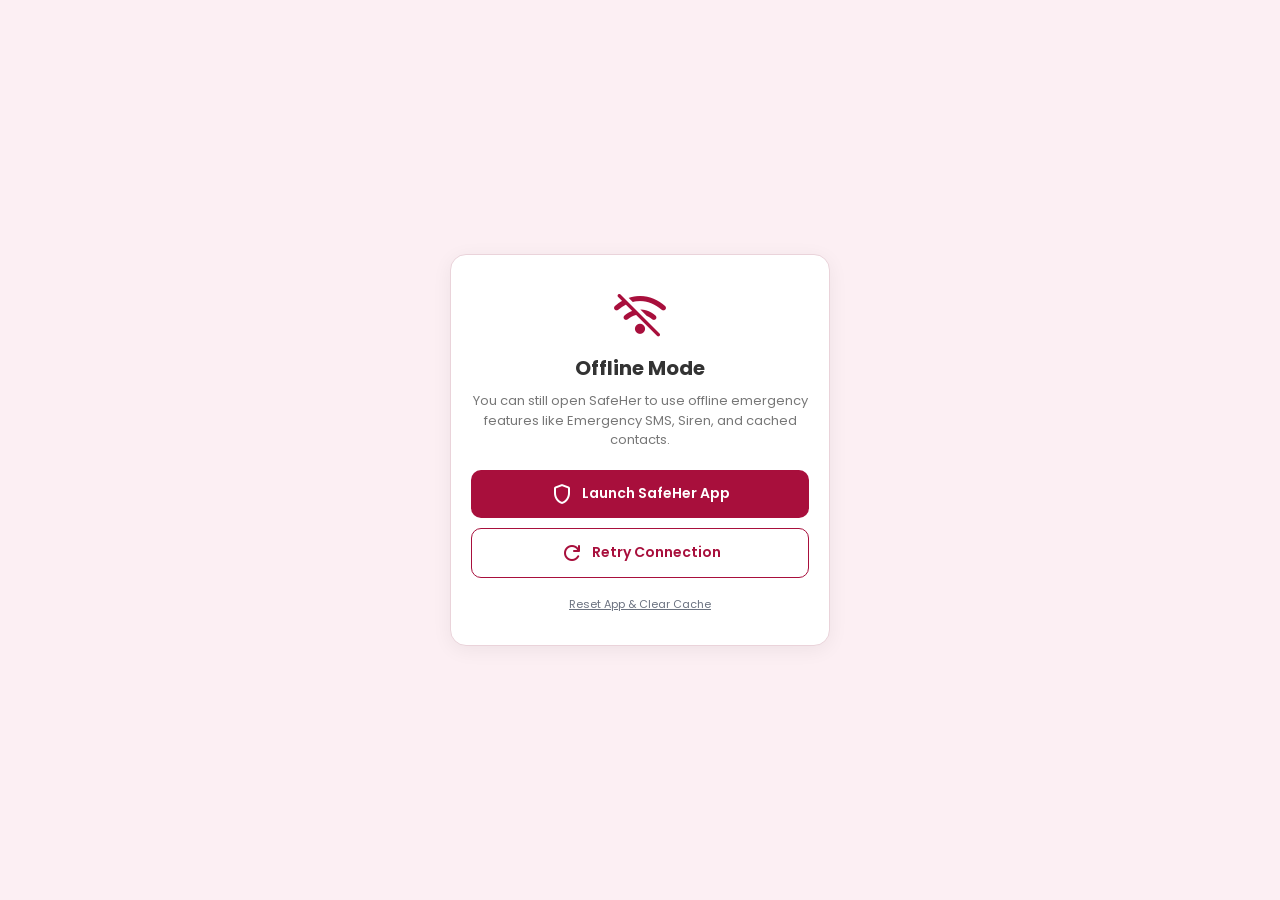
<file: offline.html>
<!DOCTYPE html>
<html lang="en">
<head>
  <meta charset="UTF-8" />
  <meta name="viewport" content="width=device-width, initial-scale=1.0, maximum-scale=1.0" />
  <title>SafeHer – Offline</title>
  <link rel="preconnect" href="https://fonts.googleapis.com" />
  <link rel="preconnect" href="https://fonts.gstatic.com" crossorigin />
  <link href="https://fonts.googleapis.com/css2?family=Poppins:wght@400;500;600;700&display=swap" rel="stylesheet" />
  <link href="https://fonts.googleapis.com/css2?family=Material+Symbols+Rounded:opsz,wght,FILL,GRAD@24,400,0,0" rel="stylesheet" />
  <link rel="stylesheet" href="./css/style.css?v=93" />
  <style>
    body {
      background: var(--pink-light, #FFF0F5);
      display: flex;
      align-items: center;
      justify-content: center;
      min-height: 100vh;
      margin: 0;
      padding: 16px;
      box-sizing: border-box;
      font-family: 'Poppins', sans-serif;
    }
    .offline-card {
      background: var(--white, #FFFFFF);
      border: 1px solid var(--border, #FAD2E1);
      border-radius: 16px;
      padding: 32px 20px;
      text-align: center;
      max-width: 380px;
      width: 100%;
      box-sizing: border-box;
      box-shadow: 0 4px 20px rgba(0,0,0,0.06);
    }
    .offline-icon {
      font-size: 54px;
      color: var(--crimson, #DC2626);
      margin-bottom: 12px;
    }
    .offline-title {
      font-size: 20px;
      font-weight: 700;
      color: var(--text-dark, #111827);
      margin: 0 0 8px;
    }
    .offline-desc {
      font-size: 13px;
      color: var(--text-gray, #6B7280);
      line-height: 1.5;
      margin: 0 0 20px;
    }
    .btn-group {
      display: flex;
      flex-direction: column;
      gap: 10px;
    }
    .btn-main {
      background: #A80F3C;
      color: #FFFFFF;
      border: none;
      border-radius: 10px;
      padding: 12px 18px;
      font-size: 14px;
      font-weight: 600;
      font-family: inherit;
      cursor: pointer;
      display: flex;
      align-items: center;
      justify-content: center;
      gap: 8px;
      width: 100%;
      box-sizing: border-box;
    }
    .btn-secondary {
      background: #FFF;
      color: #A80F3C;
      border: 1.5px solid #A80F3C;
      border-radius: 10px;
      padding: 12px 18px;
      font-size: 14px;
      font-weight: 600;
      font-family: inherit;
      cursor: pointer;
      display: flex;
      align-items: center;
      justify-content: center;
      gap: 8px;
      width: 100%;
      box-sizing: border-box;
    }
  </style>
</head>
<body>
  <div class="offline-card">
    <span class="material-symbols-rounded offline-icon">wifi_off</span>
    <h1 class="offline-title">Offline Mode</h1>
    <p class="offline-desc">You can still open SafeHer to use offline emergency features like Emergency SMS, Siren, and cached contacts.</p>

    <div class="btn-group">
      <button type="button" class="btn-main" onclick="openApp()">
        <span class="material-symbols-rounded">shield</span>Launch SafeHer App
      </button>

      <button type="button" id="retry-btn" class="btn-secondary" onclick="retryConnection()">
        <span class="material-symbols-rounded">refresh</span>Retry Connection
      </button>
    </div>

    <div style="margin-top: 18px; font-size: 11px;">
      <a href="./index.html?reset=1" style="color: #6B7280; text-decoration: underline;">Reset App & Clear Cache</a>
    </div>
  </div>

  <script>
    function openApp() {
      window.location.href = './index.html';
    }

    function retryConnection() {
      var btn = document.getElementById('retry-btn');
      if (btn) btn.innerHTML = '<span class="material-symbols-rounded">sync</span>Connecting...';

      // Attempt to load fresh index.html directly
      fetch('./index.html?t=' + Date.now(), { cache: 'no-store' })
        .then(function(res) {
          if (res.ok) {
            window.location.href = './index.html';
          } else {
            fallbackReload();
          }
        })
        .catch(function() {
          // If service worker is blocking, update registration and attempt direct load
          fallbackReload();
        });
    }

    function fallbackReload() {
      if ('serviceWorker' in navigator) {
        navigator.serviceWorker.getRegistrations().then(function(regs) {
          regs.forEach(function(r) { r.update(); });
        });
      }
      setTimeout(function() {
        window.location.href = './index.html';
      }, 500);
    }

    // Auto-redirect as soon as network is detected
    window.addEventListener('online', function() {
      window.location.href = './index.html';
    });

    // Check online status every 3 seconds
    setInterval(function() {
      if (navigator.onLine) {
        window.location.href = './index.html';
      }
    }, 3000);
  </script>
</body>
</html>
</file>
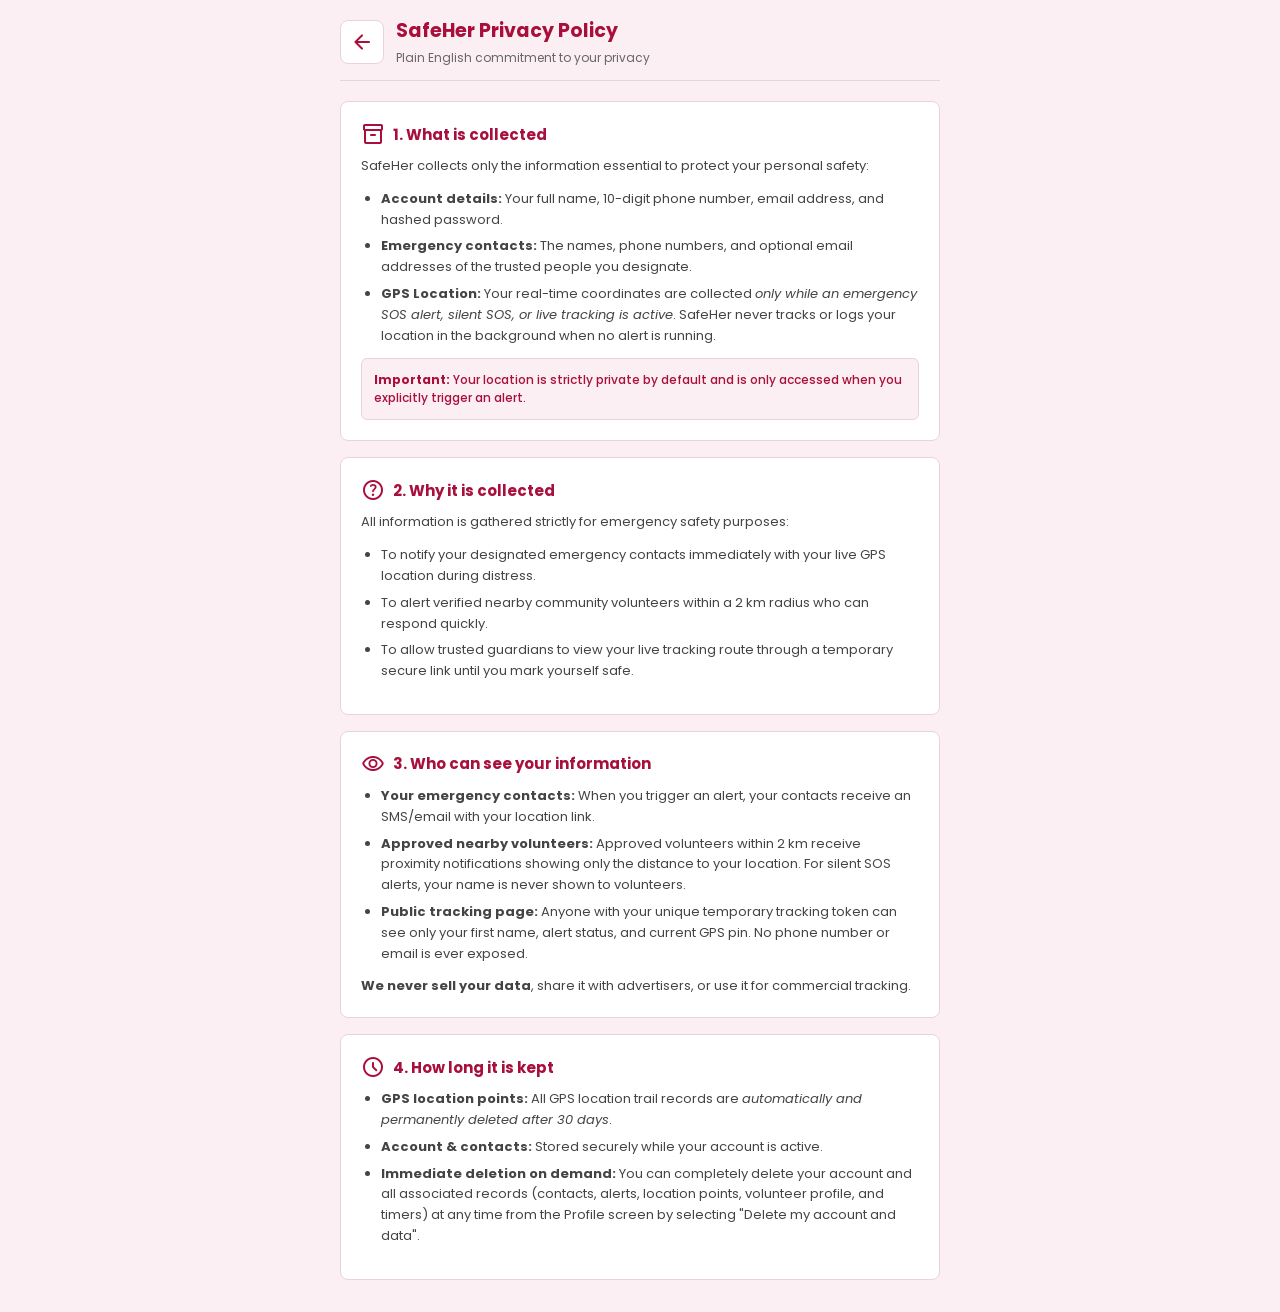
<file: privacy.html>
<!DOCTYPE html>
<html lang="en">
<head>
  <meta charset="UTF-8" />
  <meta name="viewport" content="width=device-width, initial-scale=1.0, maximum-scale=1.0, user-scalable=no" />
  <title>SafeHer – Privacy Policy</title>
  <link rel="preconnect" href="https://fonts.googleapis.com" />
  <link rel="preconnect" href="https://fonts.gstatic.com" crossorigin />
  <link href="https://fonts.googleapis.com/css2?family=Poppins:wght@400;500;600;700&display=swap" rel="stylesheet" />
  <link href="https://fonts.googleapis.com/css2?family=Material+Symbols+Rounded:opsz,wght,FILL,GRAD@24,400,0,0" rel="stylesheet" />
  <link rel="stylesheet" href="./css/style.css?v=16" />
  <style>
    body {
      background: #FCEFF3;
      margin: 0;
      padding: 16px;
      font-family: 'Poppins', sans-serif;
      min-height: 100vh;
      box-sizing: border-box;
      color: #333333;
    }
    .privacy-container {
      width: 100%;
      max-width: 600px;
      margin: 0 auto;
    }
    .privacy-header {
      display: flex;
      align-items: center;
      gap: 12px;
      margin-bottom: 20px;
      padding-bottom: 12px;
      border-bottom: 1px solid #EAD3DA;
    }
    .privacy-back-btn {
      width: 44px;
      height: 44px;
      display: flex;
      align-items: center;
      justify-content: center;
      background: #FFFFFF;
      border: 1px solid #EAD3DA;
      border-radius: 8px;
      color: #A80F3C;
      text-decoration: none;
      cursor: pointer;
    }
    .privacy-title {
      font-size: 19px;
      font-weight: 700;
      color: #A80F3C;
      margin: 0;
    }
    .privacy-card {
      background: #FFFFFF;
      border: 1px solid #EAD3DA;
      border-radius: 8px;
      padding: 20px;
      margin-bottom: 16px;
    }
    .privacy-section-heading {
      font-size: 15px;
      font-weight: 700;
      color: #A80F3C;
      margin: 0 0 10px;
      display: flex;
      align-items: center;
      gap: 8px;
    }
    .privacy-text {
      font-size: 13px;
      line-height: 1.6;
      color: #444444;
      margin: 0 0 12px;
    }
    .privacy-text:last-child {
      margin-bottom: 0;
    }
    .privacy-list {
      margin: 0 0 12px;
      padding-left: 20px;
      font-size: 13px;
      line-height: 1.6;
      color: #444444;
    }
    .privacy-list li {
      margin-bottom: 6px;
    }
    .privacy-highlight-box {
      background: #FCEFF3;
      border: 1px solid #EAD3DA;
      border-radius: 6px;
      padding: 12px;
      font-size: 12px;
      line-height: 1.5;
      color: #A80F3C;
      font-weight: 500;
      margin-top: 10px;
    }
  </style>
</head>
<body>
  <div class="privacy-container">
    <header class="privacy-header">
      <a href="./" class="privacy-back-btn" aria-label="Back to SafeHer">
        <span class="material-symbols-rounded">arrow_back</span>
      </a>
      <div>
        <h1 class="privacy-title">SafeHer Privacy Policy</h1>
        <span style="font-size: 12px; color: #666666;">Plain English commitment to your privacy</span>
      </div>
    </header>

    <!-- 1. What We Collect -->
    <section class="privacy-card">
      <h2 class="privacy-section-heading">
        <span class="material-symbols-rounded">inventory_2</span>
        1. What is collected
      </h2>
      <p class="privacy-text">SafeHer collects only the information essential to protect your personal safety:</p>
      <ul class="privacy-list">
        <li><strong>Account details:</strong> Your full name, 10-digit phone number, email address, and hashed password.</li>
        <li><strong>Emergency contacts:</strong> The names, phone numbers, and optional email addresses of the trusted people you designate.</li>
        <li><strong>GPS Location:</strong> Your real-time coordinates are collected <em>only while an emergency SOS alert, silent SOS, or live tracking is active</em>. SafeHer never tracks or logs your location in the background when no alert is running.</li>
      </ul>
      <div class="privacy-highlight-box">
        <strong>Important:</strong> Your location is strictly private by default and is only accessed when you explicitly trigger an alert.
      </div>
    </section>

    <!-- 2. Why We Collect It -->
    <section class="privacy-card">
      <h2 class="privacy-section-heading">
        <span class="material-symbols-rounded">help_outline</span>
        2. Why it is collected
      </h2>
      <p class="privacy-text">All information is gathered strictly for emergency safety purposes:</p>
      <ul class="privacy-list">
        <li>To notify your designated emergency contacts immediately with your live GPS location during distress.</li>
        <li>To alert verified nearby community volunteers within a 2 km radius who can respond quickly.</li>
        <li>To allow trusted guardians to view your live tracking route through a temporary secure link until you mark yourself safe.</li>
      </ul>
    </section>

    <!-- 3. Who Can See It -->
    <section class="privacy-card">
      <h2 class="privacy-section-heading">
        <span class="material-symbols-rounded">visibility</span>
        3. Who can see your information
      </h2>
      <ul class="privacy-list">
        <li><strong>Your emergency contacts:</strong> When you trigger an alert, your contacts receive an SMS/email with your location link.</li>
        <li><strong>Approved nearby volunteers:</strong> Approved volunteers within 2 km receive proximity notifications showing only the distance to your location. For silent SOS alerts, your name is never shown to volunteers.</li>
        <li><strong>Public tracking page:</strong> Anyone with your unique temporary tracking token can see only your first name, alert status, and current GPS pin. No phone number or email is ever exposed.</li>
      </ul>
      <p class="privacy-text">
        <strong>We never sell your data</strong>, share it with advertisers, or use it for commercial tracking.
      </p>
    </section>

    <!-- 4. How Long It Is Kept -->
    <section class="privacy-card">
      <h2 class="privacy-section-heading">
        <span class="material-symbols-rounded">schedule</span>
        4. How long it is kept
      </h2>
      <ul class="privacy-list">
        <li><strong>GPS location points:</strong> All GPS location trail records are <em>automatically and permanently deleted after 30 days</em>.</li>
        <li><strong>Account & contacts:</strong> Stored securely while your account is active.</li>
        <li><strong>Immediate deletion on demand:</strong> You can completely delete your account and all associated records (contacts, alerts, location points, volunteer profile, and timers) at any time from the Profile screen by selecting "Delete my account and data".</li>
      </ul>
    </section>
  </div>
</body>
</html>
</file>
<file: css/style.css>
/* ─── CSS Variables ─────────────────────────────────────────── */
:root {
  --crimson:       #A80F3C;
  --crimson-ring1: #C94B6E;
  --crimson-ring2: #E8A0B4;
  --pink-light:    #FCEFF3;
  --border:        #EAD3DA;
  --text-dark:     #333;
  --text-gray:     #777;
  --white:         #fff;
  --radius-btn:    6px;
  --radius-tile:   8px;
  --nav-h:         60px;
}

/* ─── Reset ─────────────────────────────────────────────────── */
*, *::before, *::after { box-sizing: border-box; margin: 0; padding: 0; }

body {
  font-family: 'Poppins', sans-serif;
  background: var(--pink-light);
  color: var(--text-dark);
  font-size: 15px;
  -webkit-font-smoothing: antialiased;
}

/* ─── App Shell ─────────────────────────────────────────────── */
#app {
  position: relative;
  width: 100%;
  max-width: 400px;
  height: 100vh;
  margin: 0 auto;
  overflow: hidden;
  background: var(--white);
}

/* ─── Screens ───────────────────────────────────────────────── */
.screen {
  position: absolute;
  inset: 0;
  overflow-y: auto;
  -webkit-overflow-scrolling: touch;
  opacity: 0;
  pointer-events: none;
  transition: opacity 0.25s ease;
}

.screen.active {
  opacity: 1;
  pointer-events: auto;
}

/* screens that sit above bottom nav leave space for it */
.screen.has-nav {
  bottom: var(--nav-h);
}

/* ─── Page Wrap (generic content area) ──────────────────────── */
.page-wrap {
  padding: 24px 16px;
  min-height: 100%;
}

.page-title {
  font-size: 20px;
  font-weight: 600;
  color: var(--text-dark);
}

/* ─── Splash ────────────────────────────────────────────────── */
.screen-splash {
  background: var(--crimson);
  display: flex;
  align-items: center;
  justify-content: center;
  overflow: hidden;
}

.splash-inner {
  display: flex;
  flex-direction: column;
  align-items: center;
  gap: 14px;
}

.splash-logo {
  width: 100px;
  height: 100px;
  object-fit: contain;
}

.splash-fallback {
  display: none;
  font-size: 38px;
  font-weight: 700;
  color: var(--white);
  letter-spacing: 2px;
}

.splash-tagline {
  font-size: 13px;
  font-weight: 400;
  color: rgba(255, 255, 255, 0.82);
  text-align: center;
  letter-spacing: 0.3px;
}

/* ─── Top Bar (back-arrow screens) ──────────────────────────── */
.topbar {
  display: flex;
  align-items: center;
  height: 52px;
  padding: 0 8px;
  border-bottom: 1px solid var(--border);
  background: var(--white);
  flex-shrink: 0;
}

.topbar-back {
  display: flex;
  align-items: center;
  justify-content: center;
  background: none;
  border: none;
  cursor: pointer;
  color: var(--text-dark);
  padding: 8px;
  border-radius: var(--radius-btn);
}

.topbar-back .material-symbols-rounded { font-size: 24px; }

.topbar-title {
  font-size: 16px;
  font-weight: 600;
  margin-left: 4px;
  color: var(--text-dark);
}

/* ─── Bottom Navigation ─────────────────────────────────────── */
.bottom-nav {
  position: absolute;
  bottom: 0;
  left: 0;
  right: 0;
  height: var(--nav-h);
  background: var(--white);
  border-top: 1px solid var(--border);
  display: flex;
  align-items: stretch;
  z-index: 100;
}

.bottom-nav.hidden { display: none; }

.nav-item {
  flex: 1;
  display: flex;
  flex-direction: column;
  align-items: center;
  justify-content: center;
  gap: 2px;
  background: none;
  border: none;
  cursor: pointer;
  color: var(--text-gray);
  font-family: 'Poppins', sans-serif;
  padding: 6px 0;
  transition: color 0.15s ease;
}

.nav-item .material-symbols-rounded {
  font-size: 22px;
  font-variation-settings: 'FILL' 0, 'wght' 300;
}

.nav-item .nav-label {
  font-size: 11px;
  font-weight: 500;
}

.nav-item.active { color: var(--crimson); }

.nav-item.active .material-symbols-rounded {
  font-variation-settings: 'FILL' 1, 'wght' 400;
}

/* ─── Toast ─────────────────────────────────────────────────── */
#toast {
  position: absolute;
  bottom: calc(var(--nav-h) + 14px);
  left: 16px;
  right: 16px;
  background: var(--text-dark);
  color: var(--white);
  padding: 10px 14px;
  border-radius: var(--radius-btn);
  font-size: 13px;
  font-weight: 500;
  text-align: center;
  z-index: 200;
  opacity: 0;
  pointer-events: none;
  transition: opacity 0.2s ease;
}

#toast.show { opacity: 1; }

#toast.has-action {
  pointer-events: auto;
  display: flex;
  align-items: center;
  justify-content: space-between;
  gap: 12px;
  text-align: left;
}
.toast-msg {
  flex: 1;
}
.toast-retry-btn {
  background: var(--crimson);
  color: var(--white);
  border: 1px solid rgba(255, 255, 255, 0.4);
  border-radius: 4px;
  padding: 6px 12px;
  font-size: 12px;
  font-weight: 600;
  cursor: pointer;
  white-space: nowrap;
  font-family: inherit;
  min-height: 32px;
}
.toast-retry-btn:hover {
  background: #870b30;
}

/* ─── Global Loading Bar ────────────────────────────────────── */
.global-loading-bar {
  position: fixed;
  top: 0;
  left: 0;
  width: 0%;
  height: 3px;
  background: var(--crimson);
  z-index: 999999;
  opacity: 0;
  transition: width 0.25s ease, opacity 0.25s ease;
  pointer-events: none;
}
.global-loading-bar.active {
  opacity: 1;
  width: 70%;
  animation: globalLoadingPulse 1.4s ease-in-out infinite;
}
.global-loading-bar.done {
  width: 100%;
  opacity: 0;
}
@keyframes globalLoadingPulse {
  0%   { width: 15%; left: 0%; }
  50%  { width: 70%; left: 15%; }
  100% { width: 95%; left: 5%; }
}

/* ─── SOS Offline Fallback Card ────────────────────────────── */
.sos-offline-fallback-card {
  background: #FFFFFF;
  border: 1px solid #EAD3DA;
  border-radius: var(--radius-card);
  padding: 16px;
  margin-bottom: 16px;
}
.offline-fallback-header {
  display: flex;
  align-items: flex-start;
  gap: 10px;
  margin-bottom: 12px;
}
.offline-fallback-title {
  font-size: 14px;
  font-weight: 700;
  color: var(--crimson);
  margin: 0 0 2px;
}
.offline-fallback-desc {
  font-size: 12px;
  color: var(--text-gray);
  margin: 0;
  line-height: 1.4;
}
.offline-fallback-actions {
  display: flex;
  flex-direction: column;
  gap: 8px;
}

/* ─── Buttons (shared) ──────────────────────────────────────── */
.btn {
  display: inline-flex;
  align-items: center;
  justify-content: center;
  gap: 6px;
  padding: 12px 20px;
  border-radius: var(--radius-btn);
  font-family: 'Poppins', sans-serif;
  font-size: 14px;
  font-weight: 500;
  cursor: pointer;
  border: none;
  width: 100%;
  text-decoration: none;
}

.btn-primary,
.btn-crimson {
  background: var(--crimson);
  color: var(--white);
}

.btn-secondary {
  background: var(--white);
  color: var(--crimson);
  border: 1px solid var(--border);
}

/* ─── SOS Pulse animation (used in home screen) ─────────────── */
@keyframes sos-pulse {
  0%, 100% { transform: scale(1);    opacity: 1;    }
  50%       { transform: scale(1.05); opacity: 0.88; }
}

/* ─── Onboarding ─────────────────────────────────────────────── */
#screen-onboarding {
  display: flex;
  flex-direction: column;
  overflow: hidden;
  background: var(--white);
}

.onboard-skip {
  position: absolute;
  top: 14px;
  right: 16px;
  z-index: 10;
  background: none;
  border: none;
  font-family: 'Poppins', sans-serif;
  font-size: 13px;
  font-weight: 500;
  color: var(--text-gray);
  cursor: pointer;
  padding: 6px;
}

.onboard-slider-wrap {
  flex: 1;
  overflow: hidden;
  min-height: 0;
}

.onboard-slider {
  display: flex;
  width: 300%;
  height: 100%;
  transition: transform 0.3s ease;
  will-change: transform;
}

.onboard-slide {
  width: 33.333%;
  display: flex;
  flex-direction: column;
  align-items: center;
  justify-content: center;
  padding: 48px 24px 8px;
  gap: 14px;
}

.onboard-illus {
  width: 200px;
  height: 180px;
  background: var(--pink-light);
  border: 1px solid var(--border);
  border-radius: var(--radius-tile);
  display: flex;
  align-items: center;
  justify-content: center;
  position: relative;
  overflow: hidden;
  flex-shrink: 0;
}

.onboard-illus img {
  position: absolute;
  inset: 0;
  width: 100%;
  height: 100%;
  object-fit: contain;
}

.illus-icon {
  font-size: 68px;
  color: var(--crimson);
}

.onboard-heading {
  font-size: 19px;
  font-weight: 600;
  color: var(--text-dark);
  text-align: center;
}

.onboard-text {
  font-size: 13px;
  color: var(--text-gray);
  text-align: center;
  line-height: 1.6;
}

.onboard-dots {
  display: flex;
  justify-content: center;
  gap: 8px;
  padding: 14px 0 10px;
  flex-shrink: 0;
}

.onboard-dot {
  width: 8px;
  height: 8px;
  border-radius: 50%;
  background: var(--border);
  transition: background 0.2s ease;
  cursor: pointer;
}

.onboard-dot.active { background: var(--crimson); }

.onboard-actions {
  padding: 8px 24px 36px;
  flex-shrink: 0;
}

/* ─── Auth Welcome ────────────────────────────────────────────── */
.auth-welcome-wrap {
  display: flex;
  flex-direction: column;
  align-items: center;
  justify-content: center;
  min-height: 100%;
  padding: 48px 24px 40px;
  gap: 14px;
}

.auth-logo-box {
  width: 80px;
  height: 80px;
  background: var(--pink-light);
  border: 1px solid var(--border);
  border-radius: 50%;
  display: flex;
  align-items: center;
  justify-content: center;
  position: relative;
  overflow: hidden;
  margin-bottom: 4px;
}

.auth-logo-img {
  position: absolute;
  inset: 0;
  width: 100%;
  height: 100%;
  object-fit: contain;
}

.auth-logo-icon { font-size: 36px; color: var(--crimson); }

.auth-app-name {
  font-size: 30px;
  font-weight: 700;
  color: var(--crimson);
  letter-spacing: 0.5px;
}

.auth-tagline {
  font-size: 13px;
  color: var(--text-gray);
  text-align: center;
  margin-bottom: 24px;
}

.auth-btn-group {
  display: flex;
  flex-direction: column;
  gap: 12px;
  width: 100%;
}

/* ─── Forms ───────────────────────────────────────────────────── */
.form-group {
  display: flex;
  flex-direction: column;
  gap: 4px;
  margin-bottom: 14px;
}

.form-label {
  font-size: 13px;
  font-weight: 500;
  color: var(--text-dark);
}

.form-input {
  height: 44px;
  padding: 0 12px;
  border: 1px solid var(--border);
  border-radius: var(--radius-btn);
  font-family: 'Poppins', sans-serif;
  font-size: 14px;
  color: var(--text-dark);
  background: var(--white);
  outline: none;
  width: 100%;
  -webkit-appearance: none;
  appearance: none;
}

.form-input:focus  { border-color: var(--crimson); }
.form-input.error  { border-color: var(--crimson); }

.form-error {
  font-size: 12px;
  color: var(--crimson);
  min-height: 16px;
  line-height: 1.4;
}

.form-submit-wrap { margin-top: 8px; }

/* ─── Sticky top bar (keeps back button visible on scroll) ───── */
.topbar {
  position: sticky;
  top: 0;
  z-index: 10;
}

/* ─── OTP ─────────────────────────────────────────────────────── */
.otp-phone-hint {
  font-size: 13px;
  color: var(--text-gray);
  text-align: center;
  margin-top: 12px;
  line-height: 1.5;
}

.otp-row {
  display: flex;
  gap: 12px;
  justify-content: center;
  margin: 20px 0 12px;
}

.otp-box {
  width: 56px;
  height: 60px;
  border: 1px solid var(--border);
  border-radius: var(--radius-btn);
  font-family: 'Poppins', sans-serif;
  font-size: 24px;
  font-weight: 600;
  text-align: center;
  color: var(--text-dark);
  background: var(--white);
  outline: none;
  -webkit-appearance: none;
  appearance: none;
  -moz-appearance: textfield;
}

.otp-box:focus { border-color: var(--crimson); }

.otp-note {
  font-size: 12px;
  color: var(--text-gray);
  text-align: center;
  background: var(--pink-light);
  border: 1px solid var(--border);
  border-radius: var(--radius-tile);
  padding: 8px 12px;
  margin-bottom: 16px;
}

.otp-resend-row {
  font-size: 13px;
  color: var(--text-gray);
  text-align: center;
  min-height: 20px;
  margin-bottom: 20px;
}

.otp-resend-btn {
  display: none;
  background: none;
  border: none;
  color: var(--crimson);
  font-family: 'Poppins', sans-serif;
  font-size: 13px;
  font-weight: 500;
  cursor: pointer;
  padding: 0;
  text-decoration: underline;
}

/* ─── Home Header ─────────────────────────────────────────────── */
.home-header {
  position: sticky;
  top: 0;
  z-index: 10;
  background: var(--white);
  border-bottom: 1px solid var(--border);
  display: flex;
  align-items: center;
  justify-content: space-between;
  padding: 14px 16px;
  flex-shrink: 0;
}

.home-hello {
  font-size: 18px;
  font-weight: 600;
  color: var(--text-dark);
  margin-bottom: 3px;
}

.home-location-row {
  display: flex;
  align-items: center;
  gap: 4px;
  color: var(--text-gray);
  font-size: 12px;
}

.home-loc-enable {
  background: none;
  border: none;
  color: var(--crimson);
  font-family: 'Poppins', sans-serif;
  font-size: 11px;
  font-weight: 600;
  text-decoration: underline;
  cursor: pointer;
  padding: 0 2px;
}

.home-loc-icon {
  font-size: 14px;
  color: var(--text-gray);
  font-variation-settings: 'FILL' 0;
}

.home-avatar {
  width: 40px;
  height: 40px;
  background: var(--pink-light);
  border: 1px solid var(--border);
  border-radius: 50%;
  display: flex;
  align-items: center;
  justify-content: center;
  cursor: pointer;
  flex-shrink: 0;
}

.home-avatar .material-symbols-rounded {
  font-size: 24px;
  color: var(--crimson);
  font-variation-settings: 'FILL' 0;
}

/* ─── Home Body ────────────────────────────────────────────────── */
.home-body {
  padding: 0 16px var(--nav-h, 60px);
}

/* ─── Uneasy Check-in Banner (Home) ───────────────────────────── */
.uneasy-active-banner {
  background: #FFFBEB;
  border: 1.5px solid #FCD34D;
  border-radius: var(--radius-tile, 8px);
  padding: 10px 14px;
  margin-bottom: 14px;
}

.uneasy-banner-inner {
  display: flex;
  align-items: center;
  justify-content: space-between;
  gap: 10px;
  flex-wrap: wrap;
}

.uneasy-banner-actions {
  display: flex;
  gap: 6px;
  align-items: center;
}

/* ─── SOS Section ──────────────────────────────────────────────── */
.sos-section {
  text-align: center;
  padding: 20px 0 8px;
}

.sos-heading {
  font-size: 17px;
  font-weight: 600;
  color: var(--text-dark);
  margin-bottom: 6px;
}

.sos-sub {
  font-size: 12px;
  color: var(--text-gray);
  line-height: 1.55;
  max-width: 280px;
  margin: 0 auto 4px;
}

/* SOS button + rings */
.sos-wrap {
  display: flex;
  align-items: center;
  justify-content: center;
  padding: 18px 0 10px;
}

.sos-ring2 {
  width: 164px;
  height: 164px;
  border: 2px solid var(--crimson-ring2);
  border-radius: 50%;
  display: flex;
  align-items: center;
  justify-content: center;
}

.sos-ring1 {
  width: 138px;
  height: 138px;
  border: 2px solid var(--crimson-ring1);
  border-radius: 50%;
  display: flex;
  align-items: center;
  justify-content: center;
}

.sos-btn {
  width: 110px;
  height: 110px;
  border-radius: 50%;
  background: var(--crimson);
  border: none;
  color: var(--white);
  font-family: 'Poppins', sans-serif;
  font-size: 22px;
  font-weight: 700;
  letter-spacing: 2px;
  cursor: pointer;
  animation: sos-pulse 2.5s ease-in-out infinite;
}

.sos-btn--active { background: #7A0A2A; }

/* Status line */
.sos-status {
  display: flex;
  align-items: center;
  justify-content: center;
  gap: 7px;
  font-size: 13px;
  font-weight: 500;
  color: var(--text-dark);
  margin-bottom: 18px;
}

.status-dot {
  width: 8px;
  height: 8px;
  border-radius: 50%;
  flex-shrink: 0;
}

.status-safe { background: #27AE60; }
.status-sos  { background: var(--crimson); }

/* Chips */
.chip-row {
  display: flex;
  align-items: center;
  justify-content: center;
  gap: 6px;
  flex-wrap: wrap;
  padding: 4px 0;
  margin: 10px 0 6px 0;
  width: 100%;
  box-sizing: border-box;
}
.chip-row::-webkit-scrollbar {
  display: none;
}

.chip {
  display: inline-flex;
  align-items: center;
  justify-content: center;
  gap: 5px;
  padding: 6px 10px;
  border: 1px solid var(--border);
  border-radius: 20px;
  background: var(--white);
  cursor: pointer;
  font-family: 'Poppins', sans-serif;
  font-size: 11.5px;
  font-weight: 500;
  color: var(--text-dark);
  white-space: nowrap;
  flex: 0 1 auto;
  min-height: 34px;
  line-height: 1.2;
  box-sizing: border-box;
  transition: all 0.2s ease;
}

.chip.chip-active {
  background: #FFF1F2 !important;
  border-color: #FDA4AF !important;
  color: #9E1B32 !important;
  font-weight: 600 !important;
  box-shadow: 0 2px 6px rgba(158, 27, 50, 0.15) !important;
}

.chip.chip-active .material-symbols-rounded {
  color: #9E1B32 !important;
}

.chip .material-symbols-rounded {
  font-size: 16px;
  color: var(--crimson);
}

/* Feature Card Test Button (Clean, compact, no global .btn conflict) */
.btn-card-test {
  background: #FFFFFF !important;
  color: var(--crimson) !important;
  border: 1px solid #EAD3DA !important;
  border-radius: 8px !important;
  padding: 4px 12px !important;
  font-size: 11px !important;
  font-weight: 600 !important;
  cursor: pointer !important;
  width: auto !important;
  height: 28px !important;
  min-height: 28px !important;
  display: inline-flex !important;
  align-items: center !important;
  justify-content: center !important;
  font-family: inherit !important;
  text-decoration: none !important;
  flex-shrink: 0 !important;
  box-sizing: border-box !important;
  transition: all 0.15s ease !important;
}

.btn-card-test:hover,
.btn-card-test:active {
  background: #FFF1F2 !important;
  border-color: #FDA4AF !important;
}

/* PocketGuard Card & Modal Styling */
.pg-test-badge {
  width: 32px;
  height: 32px;
  border-radius: 50%;
  background: #E5E7EB;
  color: #374151;
  font-weight: 700;
  font-size: 13px;
  display: flex;
  align-items: center;
  justify-content: center;
  transition: all 0.2s ease;
}
.pg-test-badge.active {
  background: var(--crimson) !important;
  color: #FFFFFF !important;
  transform: scale(1.1);
  box-shadow: 0 0 10px rgba(168, 15, 60, 0.4);
}

.chip .material-symbols-rounded {
  font-size: 18px;
  color: var(--crimson);
  font-variation-settings: 'FILL' 0;
}

/* ─── Tile Grid ────────────────────────────────────────────────── */
.tile-grid {
  display: grid;
  grid-template-columns: repeat(3, 1fr);
  gap: 10px;
  margin: 18px 0 14px;
}

.tile {
  background: var(--pink-light);
  border: 1px solid var(--border);
  border-radius: var(--radius-tile);
  padding: 16px 8px 14px;
  display: flex;
  flex-direction: column;
  align-items: center;
  gap: 8px;
  cursor: pointer;
  font-family: 'Poppins', sans-serif;
}

.tile .material-symbols-rounded {
  font-size: 26px;
  color: var(--crimson);
  font-variation-settings: 'FILL' 0;
}

.tile-label {
  font-size: 11px;
  font-weight: 500;
  color: var(--text-dark);
  text-align: center;
  line-height: 1.35;
}

/* Home Screen Flat Sections (Active now, Setup, Helplines, Police, Tips) */
.home-card {
  background: #FFF5F7;
  border: 1px solid #EAD3DA;
  border-radius: 10px;
  padding: 12px 14px;
  margin-bottom: 12px;
  box-shadow: none;
  box-sizing: border-box;
}

/* Active now section */
.home-active-now {
  display: flex;
  flex-direction: column;
  gap: 8px;
  margin-bottom: 12px;
}

.active-now-row {
  display: flex;
  align-items: center;
  justify-content: space-between;
  gap: 10px;
  padding: 10px 12px;
  background: #FFF5F7;
  border: 1px solid #EAD3DA;
  border-radius: 10px;
  cursor: pointer;
  text-decoration: none;
  font-size: 13px;
  font-weight: 500;
  color: var(--text-dark);
  box-shadow: none;
  box-sizing: border-box;
  transition: background 0.15s ease;
}

.active-now-row:hover {
  background: #FDE8ED;
}

.active-now-row.active-now-sos {
  background: #FEF2F2;
  border-color: #FECACA;
  color: #991B1B;
  font-weight: 700;
}

.active-now-left {
  display: flex;
  align-items: center;
  gap: 8px;
  min-width: 0;
  flex: 1;
}

.active-now-icon {
  font-size: 18px;
  color: var(--crimson);
  flex-shrink: 0;
}

.active-now-sos .active-now-icon {
  color: #991B1B;
}

.active-now-text {
  white-space: nowrap;
  overflow: hidden;
  text-overflow: ellipsis;
  font-size: 12px;
}

.active-now-chevron {
  font-size: 18px;
  color: inherit;
  opacity: 0.6;
  flex-shrink: 0;
}

/* Finish Setup card */
.finish-setup-card {
  background: #FFF5F7;
  border: 1px solid #EAD3DA;
  border-radius: 10px;
  padding: 12px 14px;
  margin-bottom: 14px;
  box-shadow: none;
  box-sizing: border-box;
}

.finish-setup-header {
  display: flex;
  align-items: center;
  justify-content: space-between;
  margin-bottom: 6px;
}

.finish-setup-title {
  font-size: 13px;
  font-weight: 600;
  color: var(--text-dark);
  margin: 0;
}

.finish-setup-hide {
  font-size: 11px;
  color: var(--text-gray);
  text-decoration: none;
  background: none;
  border: none;
  cursor: pointer;
  font-family: inherit;
  padding: 0;
}

.finish-setup-hide:hover {
  color: var(--crimson);
  text-decoration: underline;
}

.finish-setup-progress-track {
  height: 4px;
  background: #EAD3DA;
  border-radius: 2px;
  overflow: hidden;
  margin-bottom: 12px;
  width: 100%;
}

.finish-setup-progress-fill {
  height: 100%;
  background: var(--crimson);
  border-radius: 2px;
  transition: width 0.3s ease;
}

.finish-setup-list {
  display: flex;
  flex-direction: column;
  gap: 8px;
}

.finish-setup-item {
  display: flex;
  align-items: center;
  justify-content: space-between;
  gap: 8px;
  font-size: 12px;
}

.finish-setup-item-left {
  display: flex;
  align-items: center;
  gap: 8px;
  min-width: 0;
  flex: 1;
}

.finish-setup-item-icon {
  font-size: 18px;
  flex-shrink: 0;
}

.finish-setup-item-icon.done {
  color: var(--crimson);
}

.finish-setup-item-icon.pending {
  color: #9CA3AF;
}

.finish-setup-item-text {
  font-size: 12px;
  color: var(--text-dark);
  font-weight: 500;
  white-space: nowrap;
  overflow: hidden;
  text-overflow: ellipsis;
}

.finish-setup-do-btn {
  background: var(--crimson);
  color: var(--white);
  border: none;
  border-radius: 6px;
  padding: 4px 10px;
  font-size: 11px;
  font-weight: 600;
  font-family: inherit;
  cursor: pointer;
  flex-shrink: 0;
  min-height: 26px;
  line-height: 1.2;
}

.finish-setup-do-btn:hover {
  background: #8A0C32;
}

/* Helplines strip */
.home-helplines-strip {
  display: grid;
  grid-template-columns: repeat(3, 1fr);
  gap: 8px;
  margin: 14px 0 12px;
}

.helpline-btn {
  display: flex;
  flex-direction: column;
  align-items: center;
  justify-content: center;
  padding: 10px 4px;
  background: #FFF5F7;
  border: 1px solid #EAD3DA;
  border-radius: 10px;
  text-decoration: none;
  color: var(--crimson);
  text-align: center;
  box-shadow: none;
  box-sizing: border-box;
  transition: background 0.15s ease;
}

.helpline-btn:hover {
  background: #FDE8ED;
}

.helpline-num {
  font-size: 16px;
  font-weight: 700;
  line-height: 1.2;
  color: var(--crimson);
}

.helpline-sub {
  font-size: 10px;
  color: var(--text-gray);
  font-weight: 500;
  margin-top: 2px;
  white-space: nowrap;
}

/* Nearest Police Station Card */
.home-police-card {
  background: #FFF5F7;
  border: 1px solid #EAD3DA;
  border-radius: 10px;
  padding: 12px 14px;
  margin-bottom: 12px;
  box-shadow: none;
  box-sizing: border-box;
}

.home-police-header {
  display: flex;
  align-items: center;
  gap: 6px;
  font-size: 11px;
  font-weight: 600;
  color: var(--crimson);
  text-transform: uppercase;
  letter-spacing: 0.5px;
  margin-bottom: 4px;
}

.home-police-name {
  font-size: 13px;
  font-weight: 600;
  color: var(--text-dark);
  margin: 0 0 2px 0;
  white-space: nowrap;
  overflow: hidden;
  text-overflow: ellipsis;
}

.home-police-meta {
  font-size: 11px;
  color: var(--text-gray);
  margin-bottom: 10px;
}

.home-police-actions {
  display: flex;
  gap: 8px;
  align-items: center;
}

.home-police-btn {
  padding: 5px 12px;
  font-size: 11px;
  height: 30px;
  min-height: 30px;
  border-radius: 6px;
  text-decoration: none;
  display: inline-flex;
  align-items: center;
  justify-content: center;
  gap: 4px;
  font-weight: 600;
  font-family: inherit;
  box-sizing: border-box;
}

.home-police-placeholder {
  font-size: 12px;
  color: var(--text-gray);
  padding: 8px 0;
  display: flex;
  align-items: center;
  gap: 8px;
}

.home-police-fallback-link {
  display: inline-flex;
  align-items: center;
  gap: 6px;
  font-size: 12px;
  font-weight: 600;
  color: var(--crimson);
  text-decoration: none;
  padding: 4px 0;
}

.home-police-fallback-link:hover {
  text-decoration: underline;
}

/* Tip of the Day Card */
.home-tip-card {
  background: #FFF5F7;
  border: 1px solid #EAD3DA;
  border-radius: 10px;
  padding: 12px 14px;
  margin-bottom: 12px;
  box-shadow: none;
  box-sizing: border-box;
}

.home-tip-header {
  display: flex;
  align-items: center;
  gap: 6px;
  font-size: 11px;
  font-weight: 600;
  color: var(--crimson);
  text-transform: uppercase;
  letter-spacing: 0.5px;
  margin-bottom: 4px;
}

.home-tip-title {
  font-size: 13px;
  font-weight: 600;
  color: var(--text-dark);
  margin: 0 0 2px 0;
}

.home-tip-desc {
  font-size: 11.5px;
  color: var(--text-gray);
  line-height: 1.4;
  margin: 0 0 8px 0;
}

.home-tip-link {
  font-size: 11px;
  font-weight: 600;
  color: var(--crimson);
  text-decoration: none;
  display: inline-flex;
  align-items: center;
  gap: 2px;
}

.home-tip-link:hover {
  text-decoration: underline;
}

/* ─── Home Footer Row ──────────────────────────────────────────── */
.home-footer-row {
  margin: 10px 0 14px;
}

.home-no-contacts-card {
  background: var(--pink-light);
  border: 1px solid var(--border);
  border-radius: var(--radius-tile, 8px);
  padding: 12px 14px;
  display: flex;
  align-items: center;
  justify-content: space-between;
  gap: 12px;
}

.home-no-contacts-title {
  font-size: 13px;
  font-weight: 600;
  color: var(--crimson);
  margin: 0 0 2px 0;
}

.home-no-contacts-sub {
  font-size: 11px;
  color: var(--text-dark);
  margin: 0;
  line-height: 1.35;
}

.home-add-contact-btn {
  flex: 0 0 auto;
  font-size: 12px;
  font-weight: 600;
  padding: 6px 14px;
  height: 34px;
  min-height: 34px;
  white-space: nowrap;
}

.home-contacts-info-row {
  display: flex;
  align-items: center;
  justify-content: center;
  gap: 8px;
  font-size: 12px;
  padding: 6px 0 2px;
  flex-wrap: wrap;
}

.home-stats {
  display: flex;
  align-items: center;
  justify-content: center;
  gap: 8px;
  font-size: 12px;
  padding: 6px 0 2px;
  flex-wrap: wrap;
}

.stat-link {
  background: none;
  border: none;
  color: var(--crimson);
  font-family: 'Poppins', sans-serif;
  font-size: 12px;
  font-weight: 500;
  cursor: pointer;
  padding: 0;
}

.stat-sep  { color: var(--border); }
.stat-text { color: var(--text-gray); }

/* ─── Helplines ────────────────────────────────────────────────── */
.helplines-note {
  font-size: 13px;
  color: var(--text-gray);
  margin-bottom: 8px;
}

.helpline-row {
  display: flex;
  align-items: center;
  justify-content: space-between;
  padding: 14px 0;
  border-bottom: 1px solid var(--border);
}

.helpline-info {
  display: flex;
  flex-direction: column;
}

.helpline-name {
  font-size: 12px;
  color: var(--text-gray);
  margin-bottom: 2px;
}

.helpline-num {
  font-size: 24px;
  font-weight: 600;
  color: var(--text-dark);
}

.call-btn {
  width: 44px;
  height: 44px;
  background: var(--crimson);
  border-radius: var(--radius-btn);
  display: flex;
  align-items: center;
  justify-content: center;
  color: var(--white);
  text-decoration: none;
  flex-shrink: 0;
}

.call-btn .material-symbols-rounded {
  font-size: 20px;
  font-variation-settings: 'FILL' 1;
}

/* ─── Contacts Screen ─────────────────────────────────────────── */
.contacts-empty {
  display: flex;
  flex-direction: column;
  align-items: center;
  justify-content: center;
  padding: 48px 16px;
  text-align: center;
  gap: 8px;
}

.contacts-empty .empty-icon {
  font-size: 56px;
  color: var(--crimson);
  background: var(--pink-light);
  border: 1px solid var(--border);
  border-radius: var(--radius-tile);
  padding: 16px;
  margin-bottom: 8px;
}

.empty-title {
  font-size: 16px;
  font-weight: 600;
  color: var(--text-dark);
}

.empty-sub {
  font-size: 13px;
  color: var(--text-gray);
  line-height: 1.5;
  max-width: 260px;
}

.contacts-list {
  display: flex;
  flex-direction: column;
  gap: 12px;
}

.contact-card {
  display: flex;
  align-items: center;
  justify-content: space-between;
  background: var(--white);
  border: 1px solid var(--border);
  border-radius: var(--radius-tile);
  padding: 12px;
  gap: 10px;
}

.contact-left {
  display: flex;
  align-items: center;
  gap: 12px;
  min-width: 0;
  flex: 1;
}

.contact-avatar {
  width: 42px;
  height: 42px;
  border-radius: 50%;
  background: var(--crimson);
  color: var(--white);
  display: flex;
  align-items: center;
  justify-content: center;
  font-size: 18px;
  font-weight: 600;
  flex-shrink: 0;
  text-transform: uppercase;
}

.contact-details {
  display: flex;
  flex-direction: column;
  min-width: 0;
}

.contact-name-row {
  display: flex;
  align-items: center;
  gap: 6px;
  flex-wrap: wrap;
}

.contact-name {
  font-size: 14px;
  font-weight: 600;
  color: var(--text-dark);
  white-space: nowrap;
  overflow: hidden;
  text-overflow: ellipsis;
}

.contact-badge {
  font-size: 10px;
  font-weight: 500;
  color: var(--crimson);
  background: var(--pink-light);
  border: 1px solid var(--border);
  border-radius: var(--radius-btn);
  padding: 1px 6px;
}

.contact-phone {
  font-size: 12px;
  color: var(--text-gray);
  margin-top: 2px;
}

.contact-actions {
  display: flex;
  align-items: center;
  gap: 6px;
  flex-shrink: 0;
}

.contact-action-btn {
  width: 34px;
  height: 34px;
  border-radius: var(--radius-btn);
  display: flex;
  align-items: center;
  justify-content: center;
  background: var(--white);
  border: 1px solid var(--border);
  color: var(--text-dark);
  cursor: pointer;
  text-decoration: none;
}

.contact-action-btn.call {
  background: var(--crimson);
  color: var(--white);
  border: none;
}

.contact-action-btn .material-symbols-rounded {
  font-size: 18px;
}

/* FAB button */
.fab-btn {
  position: absolute;
  right: 16px;
  bottom: calc(var(--nav-h) + 16px);
  width: 50px;
  height: 50px;
  border-radius: 50%;
  background: var(--crimson);
  color: var(--white);
  border: none;
  display: flex;
  align-items: center;
  justify-content: center;
  cursor: pointer;
  z-index: 50;
}

.fab-btn .material-symbols-rounded {
  font-size: 28px;
}

/* Form Select */
.form-select {
  padding: 0 10px;
  cursor: pointer;
}

/* Modal Sheet */
.modal-backdrop {
  position: absolute;
  inset: 0;
  background: rgba(0, 0, 0, 0.4);
  z-index: 150;
  display: flex;
  align-items: flex-end;
}

.modal-sheet {
  width: 100%;
  background: var(--white);
  border-top-left-radius: 14px;
  border-top-right-radius: 14px;
  border-top: 1px solid var(--border);
  padding: 18px 16px 24px;
  max-height: 90vh;
  overflow-y: auto;
}

.modal-header {
  display: flex;
  align-items: center;
  justify-content: space-between;
  margin-bottom: 14px;
}

.modal-title {
  font-size: 16px;
  font-weight: 600;
  color: var(--text-dark);
}

.modal-close-btn {
  background: none;
  border: none;
  color: var(--text-gray);
  cursor: pointer;
  display: flex;
  align-items: center;
  justify-content: center;
  padding: 4px;
}

/* ─── SOS Countdown Overlay ────────────────────────────────────── */
.sos-countdown-overlay {
  position: absolute;
  inset: 0;
  background: var(--crimson);
  z-index: 500;
  display: flex;
  flex-direction: column;
  align-items: center;
  justify-content: center;
  padding: 24px;
  text-align: center;
  opacity: 0;
  pointer-events: none;
  visibility: hidden;
  transition: opacity 0.2s ease;
}

.sos-countdown-overlay.active {
  opacity: 1;
  pointer-events: auto;
  visibility: visible;
}

.sos-countdown-content {
  display: flex;
  flex-direction: column;
  align-items: center;
  gap: 16px;
  width: 100%;
}

.sos-countdown-tag {
  font-size: 13px;
  font-weight: 600;
  letter-spacing: 2px;
  color: rgba(255, 255, 255, 0.85);
}

.sos-countdown-number {
  font-size: 110px;
  font-weight: 700;
  color: var(--white);
  line-height: 1;
  font-variant-numeric: tabular-nums;
  margin: 12px 0;
}

.sos-countdown-desc {
  font-size: 14px;
  color: rgba(255, 255, 255, 0.9);
  max-width: 260px;
  line-height: 1.4;
  margin-bottom: 14px;
}

.sos-countdown-cancel {
  background: var(--white);
  color: var(--crimson);
  border: none;
  font-size: 15px;
  font-weight: 600;
  max-width: 200px;
}

/* ─── SOS Sent Screen ─────────────────────────────────────────── */
.sos-sent-banner {
  display: flex;
  align-items: center;
  gap: 12px;
  background: var(--pink-light);
  border: 1px solid var(--border);
  border-radius: var(--radius-tile);
  padding: 12px 14px;
  margin-bottom: 14px;
}

.sos-pulse-indicator {
  width: 14px;
  height: 14px;
  border-radius: 50%;
  background: var(--crimson);
  flex-shrink: 0;
  animation: sos-pulse 1.8s ease-in-out infinite;
}

.sos-sent-heading {
  font-size: 14px;
  font-weight: 600;
  color: var(--crimson);
}

.sos-sent-time {
  font-size: 11px;
  color: var(--text-gray);
  margin-top: 1px;
}

.sos-map-wrap {
  width: 100%;
  height: 220px;
  min-height: 220px;
  max-height: 220px;
  border: 1px solid var(--border);
  border-radius: var(--radius-tile);
  overflow: hidden;
  margin-bottom: 12px;
  background: var(--pink-light);
}

.sos-map {
  width: 100%;
  height: 220px;
  min-height: 220px;
  max-height: 220px;
  z-index: 1;
}

.sos-link-row {
  margin-bottom: 14px;
}

.sos-link-row .btn,
.sos-link-row a {
  width: 100%;
  text-decoration: none !important;
}

.sos-link-row .btn .material-symbols-rounded,
.sos-link-row a .material-symbols-rounded {
  text-decoration: none !important;
  display: inline-block;
  vertical-align: middle;
}

.sos-status-box {
  display: flex;
  align-items: center;
  gap: 8px;
  padding: 10px 12px;
  background: var(--white);
  border: 1px solid var(--border);
  border-radius: var(--radius-btn);
  margin-bottom: 16px;
}

.sos-status-label {
  font-size: 13px;
  font-weight: 500;
  color: var(--text-dark);
}

.sos-contacts-section {
  background: var(--white);
  border: 1px solid var(--border);
  border-radius: var(--radius-tile);
  padding: 14px 12px;
  margin-bottom: 14px;
}

.sos-section-title {
  font-size: 13px;
  font-weight: 600;
  color: var(--text-dark);
  margin-bottom: 10px;
}

.sos-notified-list {
  display: flex;
  flex-direction: column;
  gap: 8px;
}

.sos-notified-item {
  display: flex;
  align-items: center;
  justify-content: space-between;
  padding: 8px 10px;
  background: var(--pink-light);
  border-radius: var(--radius-btn);
  gap: 8px;
}

.sos-notified-left {
  display: flex;
  align-items: center;
  gap: 8px;
  min-width: 0;
  flex: 1;
}

.sos-notified-avatar {
  width: 28px;
  height: 28px;
  border-radius: 50%;
  background: var(--crimson);
  color: var(--white);
  display: flex;
  align-items: center;
  justify-content: center;
  font-size: 12px;
  font-weight: 600;
  flex-shrink: 0;
}

.sos-notified-name {
  font-size: 13px;
  font-weight: 500;
  color: var(--text-dark);
  white-space: nowrap;
  overflow: hidden;
  text-overflow: ellipsis;
  text-decoration: none;
  cursor: pointer;
}

.sos-notified-name:hover,
.sos-notified-name:active {
  color: var(--crimson);
  text-decoration: underline;
}

.sos-duration-badge {
  font-size: 12px;
  font-weight: 600;
  color: var(--crimson);
  background: var(--white);
  border: 1px solid var(--border);
  padding: 3px 8px;
  border-radius: var(--radius-btn);
  font-variant-numeric: tabular-nums;
}

.sos-contact-btns {
  display: flex;
  align-items: center;
  gap: 6px;
  flex-shrink: 0;
}

.sos-badge-sent {
  display: inline-flex;
  align-items: center;
  gap: 3px;
  height: 24px;
  padding: 0 6px;
  font-size: 10px;
  font-weight: 600;
  border-radius: var(--radius-btn);
  background: #E8F5E9;
  color: #2E7D32;
  border: 1px solid #C8E6C9;
}

.sos-btn-wa, .sos-btn-sms, .sos-btn-email {
  display: inline-flex;
  align-items: center;
  justify-content: center;
  height: 28px;
  padding: 0 8px;
  font-size: 11px;
  font-weight: 600;
  border-radius: var(--radius-btn);
  text-decoration: none;
  border: 1px solid var(--border);
  cursor: pointer;
  background: var(--white);
  color: var(--text-dark);
}

.sos-btn-wa {
  color: #128C7E;
  border-color: #A3E4D7;
  background: #E8F8F5;
}

.sos-btn-sms {
  color: var(--crimson);
  border-color: var(--crimson-ring2);
  background: var(--white);
}

.sos-btn-email {
  color: #1565C0;
  border-color: #BBDEFB;
  background: #E3F2FD;
}
.sos-btn-email:hover, .sos-btn-email:active {
  background: #BBDEFB;
}

.sos-share-all-btn {
  width: auto;
  padding: 4px 10px;
  font-size: 12px;
  font-weight: 500;
  display: inline-flex;
  gap: 4px;
  border-radius: var(--radius-btn);
}

.sos-notified-tag {
  font-size: 11px;
  color: #27AE60;
  font-weight: 500;
  display: flex;
  align-items: center;
  gap: 3px;
}

.sos-notified-tag .material-symbols-rounded {
  font-size: 14px;
}

.prototype-note {
  font-size: 11px;
  color: var(--text-gray);
  text-align: center;
  line-height: 1.4;
  margin-top: 6px;
}

/* ─── Placeholder screens ──────────────────────────────────────── */
.placeholder-wrap {
  display: flex;
  flex-direction: column;
  align-items: center;
  justify-content: center;
  min-height: 100%;
  gap: 12px;
}

.placeholder-icon {
  font-size: 56px;
  color: var(--crimson);
  background: var(--pink-light);
  border: 1px solid var(--border);
  border-radius: var(--radius-tile);
  padding: 20px;
  font-variation-settings: 'FILL' 0;
}

.placeholder-text {
  font-size: 14px;
  color: var(--text-gray);
  text-align: center;
}

/* ─── Tips Screen ─────────────────────────────────────────────── */
.tips-tabs {
  display: flex;
  background: var(--pink-light);
  border: 1px solid var(--border);
  border-radius: var(--radius-btn);
  padding: 3px;
  margin-bottom: 16px;
  gap: 4px;
}

.tips-tab-btn {
  flex: 1;
  padding: 8px 12px;
  font-family: 'Poppins', sans-serif;
  font-size: 13px;
  font-weight: 500;
  border: none;
  background: none;
  color: var(--text-gray);
  border-radius: 4px;
  cursor: pointer;
  transition: all 0.15s ease;
}

.tips-tab-btn.active {
  background: var(--white);
  color: var(--crimson);
  font-weight: 600;
  border: 1px solid var(--border);
}

.tips-list {
  display: flex;
  flex-direction: column;
  gap: 12px;
}

.tip-card {
  background: var(--white);
  border: 1px solid var(--border);
  border-radius: var(--radius-tile);
  padding: 14px;
}

.tip-card-header {
  display: flex;
  align-items: center;
  gap: 10px;
  margin-bottom: 8px;
}

.tip-card-icon {
  width: 32px;
  height: 32px;
  border-radius: var(--radius-btn);
  background: var(--pink-light);
  color: var(--crimson);
  display: flex;
  align-items: center;
  justify-content: center;
  flex-shrink: 0;
}

.tip-card-icon .material-symbols-rounded {
  font-size: 18px;
}

.tip-card-title {
  font-size: 14px;
  font-weight: 600;
  color: var(--text-dark);
}

.tip-card-body {
  display: flex;
  flex-direction: column;
  gap: 3px;
}

.tip-card-text {
  font-size: 12px;
  color: var(--text-gray);
  line-height: 1.5;
}

/* ─── Signup Success ──────────────────────────────────────────── */
.success-wrap {
  display: flex;
  flex-direction: column;
  align-items: center;
  justify-content: center;
  min-height: 100%;
  gap: 18px;
  text-align: center;
}

.success-illus {
  width: 160px;
  height: 160px;
  background: var(--pink-light);
  border: 1px solid var(--border);
  border-radius: var(--radius-tile);
  display: flex;
  align-items: center;
  justify-content: center;
  position: relative;
  overflow: hidden;
}

.success-illus img {
  position: absolute;
  inset: 0;
  width: 100%;
  height: 100%;
  object-fit: contain;
}

.success-heading {
  font-size: 22px;
  font-weight: 600;
  color: var(--text-dark);
}

.success-subtext {
  font-size: 13px;
  color: var(--text-gray);
  line-height: 1.7;
  margin-bottom: 8px;
}

.profile-card {
  display: flex;
  flex-direction: column;
  align-items: center;
  padding: 24px 16px;
  background: var(--white);
  border: 1px solid var(--border);
  border-radius: var(--radius-tile);
  margin-bottom: 20px;
}

.profile-avatar-large {
  width: 64px;
  height: 64px;
  border-radius: 50%;
  background: var(--pink-light);
  border: 1px solid var(--border);
  color: var(--crimson);
  display: flex;
  align-items: center;
  justify-content: center;
  margin-bottom: 10px;
}

.profile-avatar-large .material-symbols-rounded {
  font-size: 36px;
}

.profile-name {
  font-size: 16px;
  font-weight: 600;
  color: var(--text-dark);
}

.profile-phone {
  font-size: 13px;
  color: var(--text-gray);
  margin-top: 2px;
}

.settings-section {
  margin-bottom: 20px;
}

.settings-section-title {
  font-size: 13px;
  font-weight: 600;
  color: var(--text-dark);
  margin-bottom: 8px;
}

.settings-tile {
  display: flex;
  align-items: center;
  justify-content: space-between;
  padding: 14px 12px;
  background: var(--white);
  border: 1px solid var(--border);
  border-radius: var(--radius-tile);
  cursor: pointer;
}

.settings-tile-left {
  display: flex;
  align-items: center;
  gap: 12px;
}

.settings-tile-icon {
  font-size: 22px;
  color: var(--crimson);
}

.settings-tile-title {
  font-size: 13px;
  font-weight: 500;
  color: var(--text-dark);
}

.settings-tile-sub {
  font-size: 11px;
  color: var(--text-gray);
  margin-top: 2px;
}

.settings-arrow {
  color: var(--text-gray);
  font-size: 20px;
}

.profile-edit-btn {
  margin-top: 10px;
  font-size: 12px;
  padding: 6px 14px;
  width: auto;
  border-radius: var(--radius-btn);
  display: inline-flex;
  gap: 6px;
}

.settings-card {
  background: var(--white);
  border: 1px solid var(--border);
  border-radius: var(--radius-tile);
  overflow: hidden;
}

.setting-toggle-row {
  display: flex;
  align-items: center;
  justify-content: space-between;
  padding: 12px 14px;
  border-bottom: 1px solid var(--border);
  gap: 12px;
}

.setting-toggle-title {
  font-size: 13px;
  font-weight: 500;
  color: var(--text-dark);
}

.setting-toggle-sub {
  font-size: 11px;
  color: var(--text-gray);
  margin-top: 2px;
  line-height: 1.35;
}

/* Switch Toggle Component */
.switch {
  position: relative;
  display: inline-block;
  width: 44px;
  height: 24px;
  flex-shrink: 0;
}

.switch input {
  opacity: 0;
  width: 0;
  height: 0;
}

.slider {
  position: absolute;
  cursor: pointer;
  top: 0;
  left: 0;
  right: 0;
  bottom: 0;
  background-color: var(--border);
  transition: 0.2s;
  border-radius: 24px;
}

.slider:before {
  position: absolute;
  content: "";
  height: 18px;
  width: 18px;
  left: 3px;
  bottom: 3px;
  background-color: var(--white);
  transition: 0.2s;
  border-radius: 50%;
}

input:checked + .slider {
  background-color: var(--crimson);
}

input:checked + .slider:before {
  transform: translateX(20px);
}

/* Alert History List */
.alert-history-list {
  display: flex;
  flex-direction: column;
  gap: 8px;
}

.alert-history-item {
  background: var(--white);
  border: 1px solid var(--border);
  border-radius: var(--radius-tile);
  padding: 10px 12px;
  display: flex;
  flex-direction: column;
  gap: 6px;
}

.alert-item-top {
  display: flex;
  align-items: center;
  justify-content: space-between;
}

.alert-item-time {
  font-size: 12px;
  color: var(--text-dark);
  font-weight: 500;
}

.alert-mode-badge {
  font-size: 10px;
  font-weight: 600;
  padding: 2px 6px;
  border-radius: 4px;
  text-transform: uppercase;
}

.alert-mode-normal {
  background: var(--pink-light);
  color: var(--crimson);
  border: 1px solid var(--border);
}

.alert-mode-silent {
  background: #2C2C2E;
  color: #FFFFFF;
}

.alert-mode-emergency {
  background: var(--crimson);
  color: #FFFFFF;
}

.alert-status-badge {
  font-size: 10px;
  font-weight: 600;
  padding: 2px 6px;
  border-radius: 4px;
}

.alert-status-active {
  background: #FADBD8;
  color: #C0392B;
}

.alert-status-resolved {
  background: #D4EFDF;
  color: #27AE60;
}

.alert-item-bottom {
  display: flex;
  align-items: center;
  justify-content: space-between;
  font-size: 11px;
}

.alert-item-ended {
  color: var(--text-gray);
}

.alert-item-link {
  color: var(--crimson);
  text-decoration: none;
  display: inline-flex;
  align-items: center;
  gap: 2px;
  font-weight: 500;
}

.alert-item-link .material-symbols-rounded {
  font-size: 14px;
}

.alert-empty-card {
  background: var(--white);
  border: 1px solid var(--border);
  border-radius: var(--radius-tile);
  padding: 24px 16px;
  text-align: center;
  display: flex;
  flex-direction: column;
  align-items: center;
  gap: 6px;
}

.alert-empty-icon {
  font-size: 36px;
  color: var(--text-gray);
  margin-bottom: 2px;
}

.alert-empty-title {
  font-size: 13px;
  font-weight: 600;
  color: var(--text-dark);
}

.alert-empty-sub {
  font-size: 11px;
  color: var(--text-gray);
  max-width: 240px;
  line-height: 1.4;
}

/* About Card */
.about-card {
  background: var(--white);
  border: 1px solid var(--border);
  border-radius: var(--radius-tile);
  padding: 14px 12px;
}

.about-app-name {
  font-size: 15px;
  font-weight: 700;
  color: var(--crimson);
}

.about-version {
  font-size: 11px;
  font-weight: 600;
  color: var(--text-gray);
  background: var(--pink-light);
  border: 1px solid var(--border);
  border-radius: var(--radius-btn);
  padding: 1px 6px;
}

.about-desc {
  font-size: 12px;
  color: var(--text-gray);
  line-height: 1.5;
}

/* Account Actions Wrap */
.account-actions-wrap {
  display: flex;
  flex-direction: column;
  gap: 10px;
  margin-top: 24px;
}

.btn-clear-data {
  color: var(--crimson) !important;
  border-color: var(--crimson-ring2) !important;
}

/* ─── Silent Mode Screen ──────────────────────────────────────── */
.screen-silent {
  background: #000 !important;
  cursor: none;
  z-index: 600;
}

/* ─── Emergency Mode Screen ──────────────────────────────────── */
.screen-emergency {
  background: #A80F3C;
  color: var(--white);
  z-index: 600;
}

.em-banner {
  padding: 24px 16px 16px;
  text-align: center;
  background: #800A2D;
  border-bottom: 1px solid rgba(255, 255, 255, 0.2);
}

.em-title {
  font-size: 26px;
  font-weight: 700;
  letter-spacing: 3px;
  color: var(--white);
}

.em-subtitle {
  font-size: 13px;
  color: rgba(255, 255, 255, 0.85);
  margin-top: 4px;
}

.em-duration-badge {
  display: inline-block;
  font-size: 14px;
  font-weight: 600;
  background: rgba(0, 0, 0, 0.3);
  padding: 4px 12px;
  border-radius: var(--radius-btn);
  margin-top: 10px;
  font-variant-numeric: tabular-nums;
}

.em-call-btn {
  background: var(--white);
  color: var(--crimson);
  font-size: 18px;
  font-weight: 700;
  padding: 16px;
  border-radius: var(--radius-tile);
  text-decoration: none;
  display: flex;
  align-items: center;
  justify-content: center;
  gap: 10px;
  border: none;
}

.em-stop-btn {
  background: rgba(0, 0, 0, 0.4);
  color: var(--white);
  border: 1px solid rgba(255, 255, 255, 0.4);
  font-size: 14px;
  font-weight: 600;
}

/* ─── Reusable Full-Screen PIN Pad Overlay ────────────────────── */
.pin-pad-overlay {
  position: fixed;
  inset: 0;
  background: var(--white);
  z-index: 1000001;
  display: flex;
  flex-direction: column;
  justify-content: flex-end;
  opacity: 0;
  pointer-events: none;
  visibility: hidden;
  transition: opacity 0.2s ease;
}

.pin-pad-overlay.active {
  opacity: 1;
  pointer-events: auto;
  visibility: visible;
}

.pin-pad-overlay.pin-black-theme {
  background: #000;
  color: #fff;
}

.pin-pad-overlay.pin-black-theme .pin-pad-title {
  color: #fff;
}

.pin-pad-overlay.pin-black-theme .pin-dot {
  border-color: #555;
  background: transparent;
}

.pin-pad-overlay.pin-black-theme .pin-dot.filled {
  background: #fff;
}

.pin-pad-overlay.pin-black-theme .pin-key {
  color: #fff;
  background: #111;
  border-color: #333;
}

/* Silent Mode HTML / Body / App / Screen Lock */
html.silent-active,
html.silent-active body,
html.silent-active #app,
html.silent-active .screen,
html.silent-active .page-wrap,
html.silent-active .modal-sheet,
html.silent-active .modal-backdrop {
  background: #000000 !important;
  background-color: #000000 !important;
  overflow: hidden !important;
}

/* Kill all transitions and fade-ins during silent mode so no screen can flash white */
html.silent-active * {
  transition-duration: 0s !important;
  -webkit-transition-duration: 0s !important;
}

html.silent-active .screen {
  opacity: 0 !important;
  pointer-events: none !important;
  transition: none !important;
  animation: none !important;
}

/* Keep the sos-countdown-overlay fully hidden when silent-active */
html.silent-active #sos-countdown-overlay {
  display: none !important;
  opacity: 0 !important;
  pointer-events: none !important;
}

#silent-overlay {
  position: fixed !important;
  inset: 0 !important;
  top: 0 !important;
  left: 0 !important;
  right: 0 !important;
  bottom: 0 !important;
  width: 100vw !important;
  height: 100vh !important;
  background: #000000 !important;
  background-color: #000000 !important;
  z-index: 2147483646 !important;
  cursor: none !important;
  touch-action: manipulation !important;
  user-select: none !important;
  -webkit-user-select: none !important;
  /* Force GPU compositing layer - prevents white flash on Android Chrome */
  -webkit-transform: translateZ(0) !important;
  transform: translateZ(0) !important;
  will-change: transform !important;
  isolation: isolate !important;
}

/* When PIN pad is active, disable pointer-events on silent-overlay so touches go directly to PIN pad */
body:has(.pin-pad-overlay.active) #silent-overlay {
  pointer-events: none !important;
}

/* Inactive overlay is ALWAYS completely hidden from layout and touch */
.pin-pad-overlay:not(.active) {
  display: none !important;
  opacity: 0 !important;
  visibility: hidden !important;
  pointer-events: none !important;
}

/* Crisp, High-Contrast Black Keypad for Silent & Black Mode (ACTIVE ONLY) */
.pin-pad-overlay.active.pin-silent-mode,
.pin-pad-overlay.active.pin-black-theme,
html.silent-active .pin-pad-overlay.active {
  background: #000000 !important;
  background-color: #000000 !important;
  color: #FFFFFF !important;
  z-index: 2147483647 !important;
  position: fixed !important;
  inset: 0 !important;
  width: 100vw !important;
  height: 100vh !important;
  opacity: 1 !important;
  visibility: visible !important;
  pointer-events: auto !important;
  transition: none !important;
  animation: none !important;
  -webkit-transform: translateZ(0) !important;
  transform: translateZ(0) !important;
}
.pin-pad-overlay.pin-silent-mode *,
.pin-pad-overlay.pin-black-theme *,
html.silent-active .pin-pad-overlay * {
  box-shadow: none !important;
}
.pin-pad-overlay.pin-silent-mode .pin-pad-header,
.pin-pad-overlay.pin-black-theme .pin-pad-header,
html.silent-active .pin-pad-overlay .pin-pad-header {
  margin-bottom: 22px !important;
}
.pin-pad-overlay.pin-silent-mode .pin-pad-title,
.pin-pad-overlay.pin-black-theme .pin-pad-title,
html.silent-active .pin-pad-overlay .pin-pad-title {
  color: #FFFFFF !important;
  font-size: 20px !important;
  font-weight: 700 !important;
  letter-spacing: 0.5px !important;
}
.pin-pad-overlay.pin-silent-mode .pin-dot,
.pin-pad-overlay.pin-black-theme .pin-dot,
html.silent-active .pin-pad-overlay .pin-dot {
  border: 2px solid #6B7280 !important;
  background: transparent !important;
  width: 16px !important;
  height: 16px !important;
  border-radius: 50% !important;
  margin: 0 10px !important;
}
.pin-pad-overlay.pin-silent-mode .pin-dot.filled,
.pin-pad-overlay.pin-black-theme .pin-dot.filled,
html.silent-active .pin-pad-overlay .pin-dot.filled {
  background: #FFFFFF !important;
  border-color: #FFFFFF !important;
  box-shadow: 0 0 10px rgba(255, 255, 255, 0.8) !important;
}
.pin-pad-overlay.pin-silent-mode .pin-keypad,
.pin-pad-overlay.pin-black-theme .pin-keypad,
html.silent-active .pin-pad-overlay .pin-keypad {
  display: grid !important;
  grid-template-columns: repeat(3, 1fr) !important;
  gap: 16px !important;
  max-width: 290px !important;
  margin: 0 auto !important;
}
.pin-pad-overlay.pin-silent-mode .pin-key,
.pin-pad-overlay.pin-black-theme .pin-key,
html.silent-active .pin-pad-overlay .pin-key {
  color: #FFFFFF !important;
  background: #1F2937 !important;
  border: 1.5px solid #374151 !important;
  font-size: 26px !important;
  font-weight: 700 !important;
  width: 68px !important;
  height: 68px !important;
  border-radius: 50% !important;
  display: flex !important;
  align-items: center !important;
  justify-content: center !important;
  touch-action: manipulation !important;
  pointer-events: auto !important;
  cursor: pointer !important;
  user-select: none !important;
  -webkit-user-select: none !important;
}
.pin-pad-overlay.pin-silent-mode .pin-key:active,
.pin-pad-overlay.pin-black-theme .pin-key:active,
html.silent-active .pin-pad-overlay .pin-key:active {
  background: #374151 !important;
  color: #FFFFFF !important;
  transform: scale(0.94) !important;
}
.pin-pad-overlay.pin-silent-mode .pin-key-action,
.pin-pad-overlay.pin-black-theme .pin-key-action,
html.silent-active .pin-pad-overlay .pin-key-action {
  background: #111827 !important;
  color: #FFFFFF !important;
  border: 1.5px solid #374151 !important;
}
.pin-pad-overlay.pin-silent-mode .pin-key-action:active,
.pin-pad-overlay.pin-black-theme .pin-key-action:active,
html.silent-active .pin-pad-overlay .pin-key-action:active {
  background: #374151 !important;
  color: #FFFFFF !important;
}
.pin-pad-overlay.pin-silent-mode .pin-key-action .material-symbols-rounded,
.pin-pad-overlay.pin-black-theme .pin-key-action .material-symbols-rounded,
html.silent-active .pin-pad-overlay .pin-key-action .material-symbols-rounded {
  font-size: 28px !important;
  color: #FFFFFF !important;
}
.pin-pad-overlay.pin-silent-mode #pin-block-msg,
.pin-pad-overlay.pin-black-theme #pin-block-msg,
html.silent-active .pin-pad-overlay #pin-block-msg {
  color: #EF4444 !important;
  font-size: 13px !important;
  font-weight: 600 !important;
  margin-top: 10px !important;
}

.pin-pad-content {
  display: flex;
  flex-direction: column;
  align-items: center;
  padding: 32px 24px 28px;
  width: 100%;
}

.pin-pad-header {
  margin-bottom: 24px;
  text-align: center;
}

.pin-pad-title {
  font-size: 16px;
  font-weight: 600;
  color: var(--text-dark);
}

.pin-dots-row {
  display: flex;
  justify-content: center;
  gap: 16px;
  margin-bottom: 24px;
}

.pin-dot {
  width: 14px;
  height: 14px;
  border-radius: 50%;
  border: 2px solid var(--border);
  background: transparent;
  transition: background 0.15s ease, border-color 0.15s ease;
}

.pin-dot.filled {
  background: var(--crimson);
  border-color: var(--crimson);
}

.pin-shake {
  animation: pin-shake-anim 0.35s ease;
}

@keyframes pin-shake-anim {
  0%, 100% { transform: translateX(0); }
  20%, 60% { transform: translateX(-10px); }
  40%, 80% { transform: translateX(10px); }
}

.pin-block-msg {
  font-size: 12px;
  color: var(--crimson);
  margin-bottom: 12px;
  font-weight: 500;
  text-align: center;
}

.pin-keypad {
  display: grid;
  grid-template-columns: repeat(3, 1fr);
  gap: 12px;
  width: 100%;
  max-width: 280px;
}

.pin-key {
  height: 56px;
  border-radius: 50%;
  border: 1px solid var(--border);
  background: var(--white);
  color: var(--text-dark);
  font-family: 'Poppins', sans-serif;
  font-size: 20px;
  font-weight: 600;
  cursor: pointer;
  display: flex;
  align-items: center;
  justify-content: center;
  transition: background 0.1s ease;
}

.pin-key:active {
  background: var(--pink-light);
}

.pin-key.disabled {
  opacity: 0.3;
  pointer-events: none;
}

.pin-key-action {
  font-size: 18px;
  border: none;
  background: transparent;
}

/* ─── Map / Live Location Screen ─────────────────────────────── */
.map-page-wrap {
  padding: 16px;
  display: flex;
  flex-direction: column;
  gap: 12px;
}

.live-map-wrap {
  width: 100%;
  height: 320px;
  border: 1px solid var(--border);
  border-radius: var(--radius-tile);
  overflow: hidden;
  background: var(--pink-light);
  position: relative;
}

.live-map-view {
  width: 100%;
  height: 100%;
  z-index: 1;
}

.map-legend-card {
  background: #ffffff;
  border: 1px solid var(--border);
  border-radius: var(--radius-tile);
  padding: 10px 14px;
  display: flex;
  align-items: center;
  justify-content: space-between;
  gap: 8px;
  margin-top: 10px;
}

.map-legend-row {
  display: flex;
  align-items: center;
  gap: 12px;
  flex-wrap: wrap;
}

.map-legend-item {
  display: flex;
  align-items: center;
  gap: 6px;
}

.legend-badge-dot {
  width: 10px;
  height: 10px;
  border-radius: 50%;
  display: inline-block;
  flex-shrink: 0;
}

.legend-badge-dot.dot-safe {
  background: #2E7D32;
}

.legend-badge-dot.dot-moderate {
  background: #F57C00;
}

.legend-badge-dot.dot-danger {
  background: #D32F2F;
}

.legend-label {
  font-size: 12px;
  font-weight: 500;
  color: var(--text-dark);
}

.legend-tag {
  font-size: 11px;
  font-weight: 500;
  color: var(--text-gray);
  background: var(--pink-light);
  border: 1px solid var(--border);
  border-radius: 4px;
  padding: 2px 6px;
  white-space: nowrap;
}

.map-details-card {
  background: #ffffff;
  border: 1px solid var(--border);
  border-radius: var(--radius-tile);
  padding: 16px;
  display: flex;
  flex-direction: column;
  gap: 14px;
  margin-top: 10px;
}

.map-info-row {
  display: flex;
  align-items: center;
  gap: 12px;
}

.map-pulse-dot {
  width: 12px;
  height: 12px;
  border-radius: 50%;
  background: var(--crimson);
  flex-shrink: 0;
}

.map-coords {
  font-size: 14px;
  font-weight: 600;
  color: var(--text-dark);
  line-height: 1.3;
}

.map-accuracy {
  font-size: 12px;
  color: var(--text-gray);
  margin-top: 2px;
}

.map-actions-group {
  display: flex;
  flex-direction: column;
  gap: 10px;
}

.map-action-btn {
  width: 100%;
  display: flex;
  align-items: center;
  justify-content: center;
  gap: 8px;
  padding: 12px;
  font-size: 14px;
  font-weight: 600;
  border-radius: var(--radius-btn);
  box-sizing: border-box;
}

.map-loading-box {
  display: flex;
  flex-direction: column;
  align-items: center;
  justify-content: center;
  gap: 12px;
  padding: 60px 16px;
  text-align: center;
  background: #ffffff;
  border: 1px solid var(--border);
  border-radius: var(--radius-tile);
}

.map-loading-icon {
  font-size: 36px;
  color: var(--crimson);
}

.map-loading-text {
  font-size: 14px;
  color: var(--text-gray);
}

.map-error-card {
  background: #ffffff;
  border: 1px solid var(--border);
  border-radius: var(--radius-tile);
  padding: 32px 16px;
  text-align: center;
  display: flex;
  flex-direction: column;
  align-items: center;
  gap: 10px;
}

.map-error-icon {
  font-size: 40px;
  color: var(--crimson);
}

.map-error-title {
  font-size: 16px;
  font-weight: 600;
  color: var(--text-dark);
}

.map-error-desc {
  font-size: 13px;
  color: var(--text-gray);
  line-height: 1.5;
  margin-bottom: 8px;
  max-width: 320px;
}

.map-retry-btn {
  display: inline-flex;
  align-items: center;
  justify-content: center;
  gap: 6px;
  padding: 10px 24px;
  font-size: 14px;
  font-weight: 600;
}

/* ─── Nearby Places (Police & Hospitals) ─────────────────────── */
.places-page-wrap {
  padding: 16px;
  display: flex;
  flex-direction: column;
  gap: 12px;
}

/* Category Chips */
.places-chips-scroll {
  display: flex;
  gap: 8px;
  overflow-x: auto;
  padding-bottom: 4px;
  scrollbar-width: none;
  -webkit-overflow-scrolling: touch;
}
.places-chips-scroll::-webkit-scrollbar {
  display: none;
}
.places-chip {
  display: inline-flex;
  align-items: center;
  gap: 6px;
  padding: 8px 14px;
  border: 1px solid var(--border);
  background: #ffffff;
  color: var(--text-dark);
  border-radius: 20px;
  font-family: 'Poppins', sans-serif;
  font-size: 13px;
  font-weight: 500;
  white-space: nowrap;
  cursor: pointer;
  min-height: 38px;
  transition: all 0.15s ease;
  user-select: none;
}
.places-chip .material-symbols-rounded {
  font-size: 18px;
  color: var(--crimson);
}
.places-chip.active {
  background: var(--crimson);
  color: #ffffff;
  border-color: var(--crimson);
  font-weight: 600;
}
.places-chip.active .material-symbols-rounded {
  color: #ffffff;
}

/* 24 Hours Only Filter Bar */
.places-filter-bar {
  display: flex;
  align-items: center;
  justify-content: space-between;
  background: #ffffff;
  border: 1px solid var(--border);
  border-radius: var(--radius-btn);
  padding: 8px 12px;
}
.places-toggle-label {
  display: inline-flex;
  align-items: center;
  gap: 8px;
  cursor: pointer;
  font-size: 13px;
  font-weight: 500;
  color: var(--text-dark);
  user-select: none;
}
.places-checkbox {
  width: 17px;
  height: 17px;
  accent-color: var(--crimson);
  cursor: pointer;
}

/* Badges & Info Elements */
.place-badge-247 {
  display: inline-flex;
  align-items: center;
  gap: 3px;
  padding: 2px 7px;
  border-radius: 4px;
  background: #E8F5E9;
  color: #2E7D32;
  border: 1px solid #C8E6C9;
  font-size: 11px;
  font-weight: 700;
}
.place-hours-text {
  font-size: 11px;
  color: #6B7280;
  line-height: 1.3;
}
.place-hours-missing {
  font-size: 11px;
  color: #9CA3AF;
  font-style: italic;
}
.place-walk-time {
  display: inline-flex;
  align-items: center;
  gap: 3px;
  font-size: 11px;
  font-weight: 600;
  color: var(--crimson);
  background: var(--pink-light);
  border: 1px solid #F3C6D3;
  padding: 2px 6px;
  border-radius: 4px;
}
.places-osm-note {
  font-size: 11px;
  color: #6B7280;
  text-align: center;
  margin: 8px 0 16px 0;
  padding: 6px 12px;
  line-height: 1.4;
}

.places-tabs {
  display: flex;
  background: var(--pink-light);
  border: 1px solid var(--border);
  border-radius: var(--radius-btn);
  padding: 3px;
}

.places-tab-btn {
  flex: 1;
  padding: 8px 12px;
  font-family: 'Poppins', sans-serif;
  font-size: 13px;
  font-weight: 500;
  border: none;
  background: transparent;
  color: var(--text-gray);
  border-radius: 4px;
  cursor: pointer;
  display: flex;
  align-items: center;
  justify-content: center;
  gap: 6px;
  transition: all 0.15s ease;
}

.places-tab-btn.active {
  background: #ffffff;
  color: var(--crimson);
  font-weight: 600;
  border: 1px solid var(--border);
}

.places-map-wrap {
  width: 100%;
  height: 220px;
  border: 1px solid var(--border);
  border-radius: var(--radius-tile);
  overflow: hidden;
  background: var(--pink-light);
  position: relative;
}

.places-map {
  width: 100%;
  height: 100%;
  z-index: 1;
}

.places-loading-box {
  display: flex;
  flex-direction: column;
  align-items: center;
  justify-content: center;
  gap: 12px;
  padding: 40px 16px;
  text-align: center;
  background: #ffffff;
  border: 1px solid var(--border);
  border-radius: var(--radius-tile);
}

.places-loading-icon {
  font-size: 32px;
  color: var(--crimson);
}

.places-loading-text {
  font-size: 13px;
  color: var(--text-gray);
}

.places-error-card {
  background: #ffffff;
  border: 1px solid var(--border);
  border-radius: var(--radius-tile);
  padding: 28px 16px;
  text-align: center;
  display: flex;
  flex-direction: column;
  align-items: center;
  gap: 10px;
}

.places-error-icon {
  font-size: 36px;
  color: var(--crimson);
}

.places-error-title {
  font-size: 15px;
  font-weight: 600;
  color: var(--text-dark);
}

.places-error-desc {
  font-size: 13px;
  color: var(--text-gray);
  line-height: 1.4;
  max-width: 300px;
  margin-bottom: 4px;
}

.places-retry-btn {
  display: inline-flex;
  align-items: center;
  justify-content: center;
  gap: 6px;
  padding: 9px 20px;
  font-size: 13px;
  font-weight: 600;
}

.places-list {
  display: flex;
  flex-direction: column;
  gap: 10px;
}

.place-card {
  background: #ffffff;
  border: 1px solid var(--border);
  border-radius: var(--radius-tile);
  padding: 14px;
  display: flex;
  flex-direction: column;
  gap: 12px;
}

.place-card-top {
  display: flex;
  align-items: flex-start;
  gap: 12px;
}

.place-icon-box {
  width: 36px;
  height: 36px;
  border-radius: 8px;
  background: var(--pink-light);
  display: flex;
  align-items: center;
  justify-content: center;
  flex-shrink: 0;
}

.place-card-icon {
  font-size: 20px;
  color: var(--crimson);
}

.place-card-body {
  flex: 1;
  min-width: 0;
}

.place-name {
  font-size: 14px;
  font-weight: 600;
  color: var(--text-dark);
  line-height: 1.3;
  word-break: break-word;
}

.place-dist {
  font-size: 12px;
  color: var(--text-gray);
  margin-top: 3px;
}

.place-actions {
  display: flex;
  gap: 8px;
}

.place-btn {
  flex: 1;
  display: inline-flex;
  align-items: center;
  justify-content: center;
  gap: 6px;
  padding: 9px 12px;
  font-size: 13px;
  font-weight: 600;
  text-decoration: none;
  box-sizing: border-box;
  border-radius: var(--radius-btn);
}

.place-call-btn {
  background: var(--crimson);
  color: #ffffff;
}

.place-dir-btn {
  border: 1px solid var(--border);
  background: #ffffff;
  color: var(--text-dark);
}

.place-dir-btn:hover {
  background: var(--pink-light);
}

.places-empty-card {
  background: #ffffff;
  border: 1px solid var(--border);
  border-radius: var(--radius-tile);
  padding: 32px 16px;
  text-align: center;
  display: flex;
  flex-direction: column;
  align-items: center;
  gap: 8px;
}

.places-empty-icon {
  font-size: 32px;
  color: var(--text-gray);
}

.places-empty-title {
  font-size: 14px;
  font-weight: 600;
  color: var(--text-dark);
}

.places-empty-sub {
  font-size: 12px;
  color: var(--text-gray);
  line-height: 1.4;
}

/* ─── Community Volunteers ───────────────────────────────────── */
.volunteer-page-wrap {
  padding: 16px;
  display: flex;
  flex-direction: column;
  gap: 14px;
}

.volunteer-status-card {
  background: #ffffff;
  border: 1px solid var(--border);
  border-radius: var(--radius-tile);
  padding: 16px;
  display: flex;
  flex-direction: column;
  gap: 10px;
}

.volunteer-toggle-row {
  display: flex;
  align-items: center;
  justify-content: space-between;
  gap: 12px;
}

.volunteer-toggle-info {
  flex: 1;
}

.volunteer-card-title {
  font-size: 15px;
  font-weight: 600;
  color: var(--text-dark);
}

.volunteer-card-desc {
  font-size: 13px;
  color: var(--text-gray);
  margin-top: 2px;
  line-height: 1.4;
}

.volunteer-pos-row {
  display: flex;
  align-items: center;
  gap: 6px;
  font-size: 12px;
  color: var(--crimson);
  font-weight: 500;
  padding-top: 6px;
  border-top: 1px dashed var(--border);
}

.volunteer-pos-icon {
  font-size: 16px;
}

.volunteer-alert-card {
  background: #ffffff;
  border: 2px solid var(--crimson);
  border-radius: var(--radius-tile);
  padding: 16px;
  display: flex;
  flex-direction: column;
  gap: 12px;
}

.volunteer-alert-header {
  display: flex;
  align-items: center;
  justify-content: space-between;
}

.volunteer-alert-badge {
  background: var(--crimson);
  color: #ffffff;
  font-size: 11px;
  font-weight: 700;
  letter-spacing: 0.5px;
  padding: 3px 8px;
  border-radius: 4px;
}

.volunteer-alert-time {
  font-size: 12px;
  color: var(--text-gray);
}

.volunteer-alert-body {
  display: flex;
  flex-direction: column;
  gap: 10px;
}

.volunteer-alert-title {
  font-size: 15px;
  font-weight: 600;
  color: var(--text-dark);
}

.volunteer-alert-distance {
  display: inline-flex;
  align-items: center;
  gap: 4px;
  font-size: 13px;
  color: var(--crimson);
  font-weight: 600;
  margin-top: 3px;
}

.volunteer-map-btn {
  width: 100%;
  display: flex;
  align-items: center;
  justify-content: center;
  gap: 6px;
  font-size: 13px;
  font-weight: 600;
  padding: 10px;
  box-sizing: border-box;
  text-decoration: none;
  border: 1px solid var(--border);
  color: var(--text-dark);
}

.volunteer-map-btn:hover {
  background: var(--pink-light);
}

.volunteer-safety-box {
  background: var(--pink-light);
  border: 1px solid var(--border);
  border-radius: 6px;
  padding: 10px 12px;
  display: flex;
  align-items: center;
  gap: 8px;
}

.volunteer-safety-icon {
  font-size: 20px;
  color: var(--crimson);
  flex-shrink: 0;
}

.volunteer-safety-text {
  font-size: 13px;
  font-weight: 600;
  color: var(--crimson);
  line-height: 1.3;
}

.volunteer-alert-actions {
  display: flex;
  gap: 10px;
}

.volunteer-btn {
  flex: 1;
  display: inline-flex;
  align-items: center;
  justify-content: center;
  gap: 6px;
  padding: 10px;
  font-size: 13px;
  font-weight: 600;
  border-radius: var(--radius-btn);
  box-sizing: border-box;
}

.volunteer-responded-box {
  background: var(--pink-light);
  border: 1px solid var(--border);
  border-radius: 6px;
  padding: 10px;
  display: flex;
  align-items: center;
  gap: 8px;
  font-size: 12px;
  color: var(--text-dark);
  font-weight: 500;
}

.volunteer-info-card {
  background: #ffffff;
  border: 1px solid var(--border);
  border-radius: var(--radius-tile);
  padding: 16px;
  display: flex;
  flex-direction: column;
  gap: 8px;
}

.volunteer-info-title {
  font-size: 14px;
  font-weight: 600;
  color: var(--text-dark);
  margin-bottom: 2px;
}

.volunteer-info-p {
  font-size: 12px;
  color: var(--text-gray);
  line-height: 1.5;
}

.volunteer-info-note {
  font-size: 11px;
  color: var(--text-gray);
  line-height: 1.4;
  font-style: italic;
  margin-top: 4px;
  padding-top: 6px;
  border-top: 1px solid var(--border);
}

/* ─── Safe Timer ─────────────────────────────────────────────── */
.timer-page-wrap {
  padding: 16px;
  display: flex;
  flex-direction: column;
  gap: 14px;
}

.timer-card {
  background: #ffffff;
  border: 1px solid var(--border);
  border-radius: var(--radius-tile);
  padding: 18px 16px;
  display: flex;
  flex-direction: column;
}

.timer-card-title {
  font-size: 16px;
  font-weight: 600;
  color: var(--text-dark);
  margin-bottom: 4px;
}

.timer-card-desc {
  font-size: 13px;
  color: var(--text-gray);
  line-height: 1.4;
  margin-bottom: 16px;
}

.timer-field-label {
  display: block;
  font-size: 12px;
  font-weight: 600;
  color: var(--text-dark);
  text-transform: uppercase;
  letter-spacing: 0.5px;
  margin-bottom: 8px;
}

.timer-chips-row {
  display: flex;
  gap: 8px;
  margin-bottom: 16px;
  flex-wrap: wrap;
}

.timer-chip {
  flex: 1;
  min-width: 48px;
  padding: 8px 4px;
  font-family: 'Poppins', sans-serif;
  font-size: 13px;
  font-weight: 500;
  border: 1px solid var(--border);
  border-radius: var(--radius-btn);
  background: #ffffff;
  color: var(--text-dark);
  cursor: pointer;
  text-align: center;
  transition: all 0.15s ease;
}

.timer-chip.active {
  background: var(--crimson);
  color: #ffffff;
  border-color: var(--crimson);
  font-weight: 600;
}

.timer-ring-wrap {
  position: relative;
  width: 200px;
  height: 200px;
  margin: 16px auto 20px auto;
}

.timer-ring-svg {
  width: 200px;
  height: 200px;
  transform: rotate(-90deg);
}

.timer-ring-bg {
  fill: none;
  stroke: var(--pink-light);
  stroke-width: 10;
}

.timer-ring-progress {
  fill: none;
  stroke: var(--crimson);
  stroke-width: 10;
  stroke-linecap: round;
  stroke-dasharray: 552.92;
  stroke-dashoffset: 0;
  transition: stroke-dashoffset 0.8s linear;
}

.timer-ring-center {
  position: absolute;
  top: 0;
  left: 0;
  width: 100%;
  height: 100%;
  display: flex;
  flex-direction: column;
  align-items: center;
  justify-content: center;
  text-align: center;
}

.timer-time-display {
  font-size: 36px;
  font-weight: 700;
  color: var(--crimson);
  letter-spacing: 1px;
  line-height: 1.1;
}

.timer-ring-sub {
  font-size: 11px;
  color: var(--text-gray);
  margin-top: 4px;
  text-transform: uppercase;
  letter-spacing: 0.5px;
}

.timer-expiry-sub {
  font-size: 13px;
  color: var(--text-gray);
  margin-top: 4px;
}

.timer-safe-btn {
  width: 100%;
  background: #27AE60;
  color: #ffffff;
  font-size: 15px;
  font-weight: 600;
  padding: 13px;
  border-radius: var(--radius-btn);
  border: none;
  display: inline-flex;
  align-items: center;
  justify-content: center;
  gap: 8px;
  cursor: pointer;
}

/* ─── Fake Call ──────────────────────────────────────────────── */
.fakecall-page-wrap {
  padding: 16px;
  display: flex;
  flex-direction: column;
  gap: 14px;
}

.fakecall-card {
  background: #ffffff;
  border: 1px solid var(--border);
  border-radius: var(--radius-tile);
  padding: 18px 16px;
  display: flex;
  flex-direction: column;
}

.fakecall-card-title {
  font-size: 16px;
  font-weight: 600;
  color: var(--text-dark);
  margin-bottom: 4px;
}

.fakecall-card-desc {
  font-size: 13px;
  color: var(--text-gray);
  line-height: 1.4;
  margin-bottom: 16px;
}

.fakecall-field-label {
  display: block;
  font-size: 12px;
  font-weight: 600;
  color: var(--text-dark);
  text-transform: uppercase;
  letter-spacing: 0.5px;
  margin-bottom: 8px;
}

.fakecall-chips-row {
  display: flex;
  gap: 8px;
  margin-bottom: 16px;
  flex-wrap: wrap;
}

.fakecall-caller-chip,
.fakecall-delay-chip {
  flex: 1;
  min-width: 50px;
  padding: 8px 6px;
  font-family: 'Poppins', sans-serif;
  font-size: 13px;
  font-weight: 500;
  border: 1px solid var(--border);
  border-radius: var(--radius-btn);
  background: #ffffff;
  color: var(--text-dark);
  cursor: pointer;
  text-align: center;
  transition: all 0.15s ease;
}

.fakecall-caller-chip.active,
.fakecall-delay-chip.active {
  background: var(--crimson);
  color: #ffffff;
  border-color: var(--crimson);
  font-weight: 600;
}

.fakecall-fullscreen {
  position: fixed;
  inset: 0;
  background: #111827;
  z-index: 9999;
  display: flex;
  flex-direction: column;
  align-items: center;
  justify-content: space-between;
  padding: 48px 24px 60px 24px;
  box-sizing: border-box;
  text-align: center;
  color: #ffffff;
}

.fakecall-incoming-header {
  margin-top: 10px;
}

.fakecall-badge {
  font-size: 11px;
  font-weight: 700;
  letter-spacing: 1px;
  padding: 4px 12px;
  border-radius: 4px;
  background: rgba(255, 255, 255, 0.12);
  color: #94a3b8;
}

.fakecall-badge.connected {
  background: #16a34a;
  color: #ffffff;
}

.fakecall-avatar-circle {
  width: 90px;
  height: 90px;
  border-radius: 50%;
  background: #1e293b;
  border: 2px solid #334155;
  display: flex;
  align-items: center;
  justify-content: center;
  font-size: 38px;
  font-weight: 700;
  color: #ffffff;
  margin-top: 20px;
}

.fakecall-avatar-circle.small {
  width: 70px;
  height: 70px;
  margin-top: 10px;
}

.fakecall-caller-name {
  font-size: 26px;
  font-weight: 600;
  color: #ffffff;
  margin-top: 12px;
}

.fakecall-status-subtitle {
  font-size: 14px;
  color: #94a3b8;
  margin-top: 4px;
}

.fakecall-duration-text {
  font-size: 16px;
  color: #4ade80;
  font-weight: 600;
  margin-top: 4px;
}

.fakecall-in-call-grid {
  display: flex;
  justify-content: center;
  gap: 28px;
  margin: 30px 0;
}

.fakecall-grid-item {
  display: flex;
  flex-direction: column;
  align-items: center;
  gap: 6px;
  font-size: 12px;
  color: #94a3b8;
  cursor: pointer;
}

.fakecall-grid-item .material-symbols-rounded {
  width: 52px;
  height: 52px;
  border-radius: 50%;
  background: #1e293b;
  display: flex;
  align-items: center;
  justify-content: center;
  font-size: 22px;
  color: #ffffff;
}

.fakecall-actions-row {
  width: 100%;
  max-width: 280px;
  display: flex;
  justify-content: space-around;
  margin-bottom: 20px;
}

.fakecall-action-col {
  display: flex;
  flex-direction: column;
  align-items: center;
  gap: 8px;
}

.fakecall-btn {
  width: 64px;
  height: 64px;
  border-radius: 50%;
  border: none;
  cursor: pointer;
  display: flex;
  align-items: center;
  justify-content: center;
  color: #ffffff;
  transition: transform 0.1s ease;
}

.fakecall-btn .material-symbols-rounded {
  font-size: 30px;
}

.fakecall-decline-btn {
  background: #e11d48;
}

.fakecall-accept-btn {
  background: #16a34a;
}

.fakecall-btn:active {
  transform: scale(0.92);
}

.fakecall-btn-label {
  font-size: 12px;
  color: #cbd5e1;
  font-weight: 500;
}

.fakecall-end-wrap {
  display: flex;
  flex-direction: column;
  align-items: center;
  gap: 8px;
  margin-bottom: 20px;
}

/* ─── Evidence Screen ────────────────────────────────────────── */
.evidence-page-wrap {
  padding: 16px;
  display: flex;
  flex-direction: column;
  gap: 14px;
}

.evidence-record-card {
  background: #ffffff;
  border: 1px solid var(--border);
  border-radius: var(--radius-tile);
  padding: 18px 16px;
  display: flex;
  flex-direction: column;
  text-align: center;
  align-items: center;
}

.evidence-header-row {
  display: flex;
  align-items: center;
  justify-content: center;
  gap: 8px;
  width: 100%;
}

.evidence-card-title {
  font-size: 16px;
  font-weight: 600;
  color: var(--text-dark);
}

.evidence-pulse-dot {
  width: 10px;
  height: 10px;
  border-radius: 50%;
  background: var(--crimson);
  animation: pulse-ring 1.5s infinite;
}

.evidence-card-sub {
  font-size: 13px;
  color: var(--text-gray);
  margin-top: 4px;
  margin-bottom: 12px;
}

.evidence-timer-display {
  font-size: 36px;
  font-weight: 700;
  color: var(--crimson);
  letter-spacing: 1px;
  margin-bottom: 16px;
}

.evidence-record-btn {
  width: 100%;
  padding: 12px;
  font-size: 15px;
  font-weight: 600;
  display: inline-flex;
  align-items: center;
  justify-content: center;
  gap: 8px;
  margin-bottom: 10px;
}

.evidence-record-btn.recording {
  background: #880B30;
}

.evidence-denied-box {
  background: var(--pink-light);
  border: 1px solid var(--border);
  border-radius: 6px;
  padding: 12px;
  text-align: center;
  margin-bottom: 14px;
  width: 100%;
  box-sizing: border-box;
}

.evidence-denied-text {
  font-size: 12px;
  color: var(--crimson);
  margin: 6px 0 10px 0;
  line-height: 1.4;
}

.evidence-note {
  font-size: 11px;
  color: var(--text-gray);
  line-height: 1.4;
  margin-top: 4px;
}

.evidence-list-section {
  display: flex;
  flex-direction: column;
  gap: 10px;
}

.evidence-section-title {
  font-size: 14px;
  font-weight: 600;
  color: var(--text-dark);
}

.evidence-empty-box {
  background: #ffffff;
  border: 1px solid var(--border);
  border-radius: var(--radius-tile);
  padding: 32px 16px;
  text-align: center;
  display: flex;
  flex-direction: column;
  align-items: center;
  gap: 8px;
}

.evidence-empty-icon {
  font-size: 36px;
  color: var(--text-gray);
}

.evidence-empty-title {
  font-size: 14px;
  font-weight: 600;
  color: var(--text-dark);
}

.evidence-empty-sub {
  font-size: 12px;
  color: var(--text-gray);
}

.evidence-records-list {
  display: flex;
  flex-direction: column;
  gap: 10px;
}

.evidence-item-card {
  background: #ffffff;
  border: 1px solid var(--border);
  border-radius: var(--radius-tile);
  padding: 12px 14px;
  display: flex;
  align-items: center;
  justify-content: space-between;
  gap: 12px;
}

.evidence-item-info {
  display: flex;
  align-items: center;
  gap: 12px;
  min-width: 0;
  flex: 1;
}

.evidence-item-icon-box {
  width: 36px;
  height: 36px;
  border-radius: 8px;
  background: var(--pink-light);
  display: flex;
  align-items: center;
  justify-content: center;
  color: var(--crimson);
  flex-shrink: 0;
}

.evidence-item-text {
  min-width: 0;
  flex: 1;
}

.evidence-item-date {
  font-size: 13px;
  font-weight: 600;
  color: var(--text-dark);
  white-space: nowrap;
  overflow: hidden;
  text-overflow: ellipsis;
}

.evidence-item-duration {
  font-size: 12px;
  color: var(--text-gray);
  margin-top: 2px;
}

.evidence-item-actions {
  display: flex;
  align-items: center;
  gap: 8px;
}

.evidence-play-btn,
.evidence-delete-btn {
  width: 36px;
  height: 36px;
  border-radius: 50%;
  border: 1px solid var(--border);
  background: #ffffff;
  cursor: pointer;
  display: flex;
  align-items: center;
  justify-content: center;
  transition: all 0.15s ease;
}

.evidence-play-btn {
  color: var(--crimson);
  border-color: var(--crimson);
}

.evidence-delete-btn {
  color: var(--text-gray);
}

.evidence-play-btn:active,
.evidence-delete-btn:active {
  background: var(--pink-light);
}

/* ─── Offline Mode Badge ──────────────────────────────────────── */
.offline-mode-badge {
  position: fixed;
  top: 10px;
  right: 12px;
  background: var(--pink-light);
  border: 1px solid var(--border);
  color: var(--crimson);
  font-family: 'Poppins', sans-serif;
  font-size: 11px;
  font-weight: 600;
  padding: 3px 8px;
  border-radius: 12px;
  z-index: 250;
  pointer-events: auto;
  cursor: pointer;
  box-shadow: 0 2px 6px rgba(0,0,0,0.12);
}

/* ─── Home Sharing Banner ────────────────────────────────────── */
.home-sharing-banner {
  background: var(--pink-bg, #FCEFF3);
  border: 1px solid #EAD3DA;
  border-radius: var(--radius-card, 8px);
  padding: 12px 14px;
  margin-bottom: 14px;
  display: flex;
  align-items: center;
  justify-content: space-between;
  cursor: pointer;
  transition: background 0.15s ease;
  min-height: 44px;
  box-sizing: border-box;
}
.home-sharing-banner:hover {
  background: #f8e4eb;
}
.sharing-banner-left {
  display: flex;
  align-items: center;
  gap: 10px;
}
.sharing-banner-icon {
  color: var(--crimson);
  font-size: 22px;
}
.sharing-banner-text {
  font-size: 13px;
  font-weight: 600;
  color: var(--crimson);
}

/* ─── Share Location Screen Styles ──────────────────────────── */
.share-status-card {
  background: #FFFFFF;
  border: 1px solid #EAD3DA;
  border-radius: var(--radius-card, 8px);
  padding: 14px;
  margin-bottom: 14px;
}
.share-status-header {
  display: flex;
  align-items: center;
  gap: 10px;
  margin-bottom: 6px;
}
.share-pulse-dot {
  width: 10px;
  height: 10px;
  background: #27AE60;
  border-radius: 50%;
  box-shadow: 0 0 0 3px rgba(39, 174, 96, 0.25);
  animation: sharePulse 1.8s infinite;
}
@keyframes sharePulse {
  0% { transform: scale(0.95); box-shadow: 0 0 0 0 rgba(39, 174, 96, 0.5); }
  70% { transform: scale(1); box-shadow: 0 0 0 6px rgba(39, 174, 96, 0); }
  100% { transform: scale(0.95); box-shadow: 0 0 0 0 rgba(39, 174, 96, 0); }
}
.share-status-title {
  font-size: 14px;
  font-weight: 700;
  color: var(--text-dark);
  margin: 0;
}
.share-status-time {
  font-size: 12px;
  font-weight: 600;
  color: var(--crimson);
  margin: 0;
}
.share-coords-row {
  display: flex;
  align-items: center;
  gap: 6px;
}

.share-intro-card {
  background: #FFFFFF;
  border: 1px solid #EAD3DA;
  border-radius: var(--radius-card, 8px);
  padding: 14px;
  margin-bottom: 14px;
}

.share-duration-grid {
  display: grid;
  grid-template-columns: repeat(2, 1fr);
  gap: 8px;
}
.share-duration-chip {
  padding: 10px 12px;
  background: #FFFFFF;
  border: 1px solid #EAD3DA;
  border-radius: 6px;
  font-size: 13px;
  font-weight: 500;
  color: var(--text-dark);
  cursor: pointer;
  font-family: inherit;
  transition: all 0.15s ease;
  min-height: 44px;
  display: flex;
  align-items: center;
  justify-content: center;
}
.share-duration-chip.active {
  background: var(--pink-bg, #FCEFF3);
  border-color: var(--crimson);
  color: var(--crimson);
  font-weight: 700;
}

.share-setup-contact-item {
  display: flex;
  align-items: center;
  justify-content: space-between;
  padding: 10px 0;
  border-bottom: 1px solid #F5E8ED;
}
.share-setup-contact-item:last-child {
  border-bottom: none;
}
.share-contact-check-label {
  display: flex;
  align-items: center;
  gap: 10px;
  cursor: pointer;
  flex: 1;
  min-height: 44px;
}
.share-contact-checkbox {
  width: 18px;
  height: 18px;
  accent-color: var(--crimson);
  cursor: pointer;
}
.share-contact-avatar {
  width: 32px;
  height: 32px;
  border-radius: 50%;
  background: var(--pink-bg, #FCEFF3);
  color: var(--crimson);
  font-weight: 700;
  font-size: 13px;
  display: flex;
  align-items: center;
  justify-content: center;
}
.share-contact-info {
  display: flex;
  flex-direction: column;
}
.share-contact-name {
  font-size: 13px;
  font-weight: 600;
  color: var(--text-dark);
}
.share-contact-phone {
  font-size: 11px;
  color: var(--text-gray);
}

.share-active-contact-item {
  display: flex;
  align-items: center;
  justify-content: space-between;
  padding: 10px 0;
  border-bottom: 1px solid #F5E8ED;
}
.share-active-contact-item:last-child {
  border-bottom: none;
}
.share-contact-actions {
  display: flex;
  gap: 6px;
}
.btn-share-action {
  display: inline-flex;
  align-items: center;
  justify-content: center;
  gap: 4px;
  padding: 6px 12px;
  border-radius: 4px;
  font-size: 11px;
  font-weight: 600;
  text-decoration: none;
  font-family: inherit;
  border: 1px solid transparent;
  cursor: pointer;
  min-height: 34px;
}
.btn-share-wa {
  background: #25D366;
  color: #FFFFFF;
}
.btn-share-sms {
  background: #FFFFFF;
  color: #333333;
  border-color: #CCCCCC;
}
.btn-share-all {
  display: inline-flex;
  align-items: center;
  gap: 4px;
  background: #FFFFFF;
  border: 1px solid #EAD3DA;
  color: var(--crimson);
  padding: 5px 12px;
  border-radius: 4px;
  font-size: 12px;
  font-weight: 600;
  cursor: pointer;
  font-family: inherit;
  min-height: 34px;
}
.btn-text-link {
  background: none;
  border: none;
  color: var(--crimson);
  font-size: 12px;
  font-weight: 600;
  cursor: pointer;
  padding: 4px;
  font-family: inherit;
}

/* ─── Accessibility & Responsive Column Styles ──────────────── */
:focus-visible {
  outline: 2px solid var(--crimson);
  outline-offset: 2px;
}

button, a, input[type="button"], input[type="submit"] {
  min-height: 44px;
}

.tile, .nav-item, .chip, .btn, .topbar-back, .home-avatar {
  min-height: 44px;
}

@media (prefers-reduced-motion: reduce) {
  .sos-pulse-indicator,
  .sos-ring1,
  .sos-ring2,
  .global-loading-bar.active,
  .share-pulse-dot {
    animation: none !important;
  }
}

@media (min-width: 601px) {
  body {
    display: flex;
    justify-content: center;
    align-items: center;
    min-height: 100vh;
    background: #FCEFF3;
  }
  #app {
    width: 100%;
    max-width: 440px;
    height: 100vh;
    max-height: 920px;
    margin: auto;
    border-left: 1px solid var(--border);
    border-right: 1px solid var(--border);
    position: relative;
    overflow: hidden;
  }
}

/* ─── Help & Rights Screen Styles ────────────────────────── */
.hr-page-wrap {
  padding: 16px;
  overflow-y: auto;
  max-height: calc(100vh - 60px);
  -webkit-overflow-scrolling: touch;
}

/* "What happened?" Card */
.hr-what-happened-card {
  background: #FFFFFF;
  border: 1px solid var(--border);
  border-radius: var(--radius-tile);
  padding: 14px;
  margin-bottom: 16px;
}
.hr-wh-header {
  display: flex;
  align-items: center;
  gap: 12px;
  margin-bottom: 12px;
}
.hr-wh-icon-wrap {
  width: 40px;
  height: 40px;
  border-radius: 50%;
  background: var(--pink-light);
  display: flex;
  align-items: center;
  justify-content: center;
  color: var(--crimson);
  flex-shrink: 0;
}
.hr-wh-info {
  flex: 1;
}
.hr-wh-title {
  font-size: 15px;
  font-weight: 700;
  color: var(--crimson);
  margin-bottom: 2px;
}
.hr-wh-sub {
  font-size: 12px;
  color: var(--text-gray);
  line-height: 1.3;
}
.hr-scenarios-grid {
  display: flex;
  flex-direction: column;
  gap: 8px;
}
.hr-scenario-btn {
  display: flex;
  align-items: center;
  gap: 10px;
  padding: 10px 12px;
  background: var(--pink-light);
  border: 1px solid var(--border);
  border-radius: var(--radius-btn);
  font-family: inherit;
  font-size: 13px;
  font-weight: 600;
  color: var(--crimson);
  text-align: left;
  cursor: pointer;
  min-height: 44px;
  transition: background 0.15s ease;
}
.hr-scenario-btn:hover, .hr-scenario-btn:active {
  background: #F8DFE6;
}
.hr-scenario-btn .material-symbols-rounded {
  font-size: 18px;
  flex-shrink: 0;
}

/* Four Tabs Navigation */
.hr-tabs-nav {
  display: flex;
  background: var(--pink-light);
  border: 1px solid var(--border);
  border-radius: var(--radius-btn);
  padding: 3px;
  margin-bottom: 14px;
  gap: 2px;
}
.hr-tab-btn {
  flex: 1;
  display: flex;
  align-items: center;
  justify-content: center;
  gap: 4px;
  padding: 8px 4px;
  background: transparent;
  border: none;
  border-radius: 4px;
  font-family: inherit;
  font-size: 12px;
  font-weight: 500;
  color: var(--text-dark);
  cursor: pointer;
  min-height: 40px;
}
.hr-tab-btn .material-symbols-rounded {
  font-size: 16px;
}
.hr-tab-btn.active {
  background: #FFFFFF;
  color: var(--crimson);
  font-weight: 700;
  border: 1px solid var(--border);
}

/* Search Input */
.hr-search-wrap {
  position: relative;
  margin-bottom: 12px;
}
.hr-search-icon {
  position: absolute;
  left: 12px;
  top: 50%;
  transform: translateY(-50%);
  color: var(--text-gray);
  font-size: 20px;
  pointer-events: none;
}
.hr-search-input {
  width: 100%;
  height: 44px;
  padding: 8px 12px 8px 38px;
  border: 1px solid var(--border);
  border-radius: var(--radius-btn);
  font-family: inherit;
  font-size: 13px;
  color: var(--text-dark);
  background: #FFFFFF;
  outline: none;
}
.hr-search-input:focus {
  border-color: var(--crimson);
}

/* Category Chips */
.hr-category-chips {
  display: flex;
  gap: 6px;
  overflow-x: auto;
  padding-bottom: 8px;
  margin-bottom: 12px;
  scrollbar-width: none;
}
.hr-category-chips::-webkit-scrollbar {
  display: none;
}
.hr-category-chip {
  padding: 6px 14px;
  border: 1px solid var(--border);
  background: #FFFFFF;
  color: var(--text-dark);
  border-radius: 16px;
  font-family: inherit;
  font-size: 12px;
  font-weight: 500;
  white-space: nowrap;
  cursor: pointer;
  min-height: 36px;
}
.hr-category-chip.active {
  background: var(--crimson);
  color: #FFFFFF;
  border-color: var(--crimson);
  font-weight: 600;
}

/* Sticky Letter Headers & Helplines List */
.hr-items-container {
  display: flex;
  flex-direction: column;
  gap: 12px;
  margin-bottom: 16px;
}
.hr-letter-group {
  display: flex;
  flex-direction: column;
  gap: 8px;
}
.hr-sticky-letter {
  position: sticky;
  top: 0;
  z-index: 2;
  background: var(--pink-light);
  color: var(--crimson);
  font-weight: 700;
  font-size: 14px;
  padding: 4px 10px;
  border-radius: 4px;
  border-left: 3px solid var(--crimson);
}
.hr-item-row {
  display: flex;
  align-items: center;
  justify-content: space-between;
  background: #FFFFFF;
  border: 1px solid var(--border);
  border-radius: var(--radius-btn);
  padding: 12px;
  gap: 10px;
}
.hr-item-main {
  flex: 1;
  min-width: 0;
}
.hr-item-header {
  display: flex;
  align-items: center;
  gap: 8px;
  flex-wrap: wrap;
  margin-bottom: 4px;
}
.hr-item-name {
  font-size: 14px;
  font-weight: 600;
  color: var(--text-dark);
}
.hr-cat-badge {
  font-size: 10px;
  font-weight: 600;
  text-transform: uppercase;
  color: var(--crimson);
  background: var(--pink-light);
  border: 1px solid var(--border);
  padding: 2px 6px;
  border-radius: 4px;
}
.hr-item-num {
  font-size: 16px;
  font-weight: 700;
  color: var(--crimson);
  letter-spacing: 0.5px;
}
.hr-num-web {
  font-size: 12px;
  font-weight: 600;
  color: var(--text-gray);
}
.hr-item-note {
  font-size: 11px;
  color: var(--text-gray);
  margin-top: 3px;
  line-height: 1.3;
}
.hr-item-actions {
  display: flex;
  align-items: center;
  gap: 6px;
  flex-shrink: 0;
}
.hr-action-btn {
  display: inline-flex;
  align-items: center;
  justify-content: center;
  gap: 4px;
  padding: 8px 12px;
  border-radius: var(--radius-btn);
  font-family: inherit;
  font-size: 12px;
  font-weight: 600;
  text-decoration: none;
  cursor: pointer;
  min-height: 40px;
  min-width: 40px;
}
.hr-call-btn {
  background: var(--crimson);
  color: #FFFFFF;
  border: 1px solid var(--crimson);
}
.hr-open-btn {
  background: var(--pink-light);
  color: var(--crimson);
  border: 1px solid var(--border);
}
.hr-copy-btn {
  background: #FFFFFF;
  color: var(--text-dark);
  border: 1px solid var(--border);
  padding: 8px;
}

/* Laws Cards */
.hr-section-header {
  margin-bottom: 10px;
}
.hr-section-title {
  font-size: 14px;
  font-weight: 700;
  color: var(--crimson);
}
.hr-section-sub {
  font-size: 11px;
  color: var(--text-gray);
}
.hr-laws-container, .hr-other-laws-container {
  display: flex;
  flex-direction: column;
  gap: 10px;
  margin-bottom: 16px;
}
.hr-law-card {
  background: #FFFFFF;
  border: 1px solid var(--border);
  border-radius: var(--radius-tile);
  padding: 12px;
  cursor: pointer;
  transition: border-color 0.15s ease;
}
.hr-law-card:hover {
  border-color: var(--crimson);
}
.hr-law-card.expanded {
  border-color: var(--crimson);
  background: #FFFDFC;
}
.hr-law-header {
  display: flex;
  align-items: center;
  justify-content: space-between;
  margin-bottom: 6px;
}
.hr-law-tags {
  display: flex;
  align-items: center;
  gap: 6px;
}
.hr-bns-tag {
  font-size: 12px;
  font-weight: 700;
  color: var(--crimson);
  background: var(--pink-light);
  border: 1px solid var(--border);
  padding: 2px 8px;
  border-radius: 4px;
}
.hr-ipc-tag {
  font-size: 11px;
  color: var(--text-gray);
}
.hr-expand-icon {
  font-size: 20px;
  color: var(--text-gray);
}
.hr-law-title {
  font-size: 14px;
  font-weight: 600;
  color: var(--text-dark);
  margin-bottom: 4px;
}
.hr-law-meaning {
  font-size: 12px;
  color: #555;
  line-height: 1.4;
}
.hr-law-details {
  margin-top: 10px;
  padding-top: 8px;
  border-top: 1px dashed var(--border);
  font-size: 11px;
  color: var(--text-gray);
}
.hr-other-law-card {
  background: #FFFFFF;
  border: 1px solid var(--border);
  border-radius: var(--radius-btn);
  padding: 12px;
}
.hr-other-law-title {
  font-size: 13px;
  font-weight: 700;
  color: var(--crimson);
  margin-bottom: 4px;
}
.hr-other-law-desc {
  font-size: 12px;
  color: #555;
  line-height: 1.3;
}

/* FIR Stepper */
.hr-stepper-container {
  display: flex;
  flex-direction: column;
  margin-bottom: 16px;
}
.hr-step-item {
  display: flex;
  gap: 12px;
}
.hr-step-num-wrap {
  display: flex;
  flex-direction: column;
  align-items: center;
  width: 28px;
  flex-shrink: 0;
}
.hr-step-number {
  width: 28px;
  height: 28px;
  border-radius: 50%;
  background: var(--crimson);
  color: #FFFFFF;
  font-weight: 700;
  font-size: 12px;
  display: flex;
  align-items: center;
  justify-content: center;
}
.hr-step-line {
  flex: 1;
  width: 2px;
  background: var(--border);
  margin: 4px 0;
  min-height: 28px;
}
.hr-step-content {
  flex: 1;
  padding-bottom: 16px;
}
.hr-step-text {
  font-size: 13px;
  line-height: 1.4;
  color: var(--text-dark);
}
.hr-fir-actions {
  display: flex;
  flex-direction: column;
  gap: 8px;
  margin-bottom: 16px;
}
.hr-map-link-btn {
  display: flex;
  align-items: center;
  justify-content: center;
  gap: 8px;
  width: 100%;
  min-height: 44px;
  text-decoration: none;
}

/* Tools Tab */
.hr-tools-grid {
  display: flex;
  flex-direction: column;
  gap: 12px;
  margin-bottom: 16px;
}
.hr-tool-card {
  display: flex;
  background: #FFFFFF;
  border: 1px solid var(--border);
  border-radius: var(--radius-tile);
  padding: 14px;
  gap: 12px;
  cursor: pointer;
  transition: border-color 0.15s ease;
}
.hr-tool-card:hover {
  border-color: var(--crimson);
}
.hr-tool-icon {
  width: 44px;
  height: 44px;
  border-radius: 8px;
  background: var(--pink-light);
  color: var(--crimson);
  display: flex;
  align-items: center;
  justify-content: center;
  flex-shrink: 0;
}
.hr-tool-body {
  flex: 1;
}
.hr-tool-title {
  font-size: 14px;
  font-weight: 700;
  color: var(--crimson);
  margin-bottom: 4px;
}
.hr-tool-desc {
  font-size: 12px;
  color: var(--text-gray);
  line-height: 1.3;
  margin-bottom: 10px;
}
.hr-tool-btn {
  display: inline-flex;
  align-items: center;
  gap: 4px;
}

/* Disclaimer Box */
.hr-disclaimer-box {
  display: flex;
  gap: 8px;
  padding: 12px;
  background: var(--pink-light);
  border: 1px solid var(--border);
  border-radius: var(--radius-btn);
  margin-top: 16px;
  margin-bottom: 24px;
}
.hr-disclaimer-box .material-symbols-rounded {
  color: var(--crimson);
  font-size: 18px;
  flex-shrink: 0;
}
.hr-disclaimer-box p {
  font-size: 11px;
  color: var(--text-dark);
  line-height: 1.4;
}

/* "What happened?" Modal */
.hr-modal-overlay {
  position: absolute;
  top: 0;
  left: 0;
  right: 0;
  bottom: 0;
  background: rgba(0, 0, 0, 0.5);
  z-index: 100;
  overflow-y: auto;
}
.hr-modal-dialog {
  background: #FFFFFF;
  min-height: 100%;
  display: flex;
  flex-direction: column;
}
.hr-modal-topbar {
  display: flex;
  align-items: center;
  justify-content: space-between;
  padding: 12px 16px;
  border-bottom: 1px solid var(--border);
  background: var(--pink-light);
  position: sticky;
  top: 0;
  z-index: 2;
}
.hr-modal-topbar-title {
  font-size: 15px;
  font-weight: 700;
  color: var(--crimson);
}
.hr-modal-close-btn {
  background: transparent;
  border: none;
  color: var(--crimson);
  cursor: pointer;
  display: flex;
  align-items: center;
  justify-content: center;
  width: 36px;
  height: 36px;
}
.hr-modal-content {
  padding: 16px;
  flex: 1;
}
.hr-guide-header {
  display: flex;
  align-items: center;
  gap: 12px;
  padding-bottom: 12px;
  border-bottom: 1px solid var(--border);
  margin-bottom: 14px;
}
.hr-guide-icon {
  font-size: 32px;
  color: var(--crimson);
  background: var(--pink-light);
  padding: 8px;
  border-radius: 8px;
}
.hr-guide-title {
  font-size: 16px;
  font-weight: 700;
  color: var(--crimson);
}
.hr-guide-subtitle {
  font-size: 11px;
  color: var(--text-gray);
}
.hr-guide-section {
  margin-bottom: 18px;
}
.hr-guide-section-title {
  display: flex;
  align-items: center;
  gap: 6px;
  font-size: 13px;
  font-weight: 700;
  color: var(--crimson);
  margin-bottom: 8px;
}
.hr-guide-section-title .material-symbols-rounded {
  font-size: 18px;
}
.hr-guide-bullets {
  padding-left: 20px;
  font-size: 13px;
  color: var(--text-dark);
  line-height: 1.5;
}
.hr-guide-bullets li {
  margin-bottom: 6px;
}
.hr-guide-helplines-list {
  display: flex;
  flex-direction: column;
  gap: 8px;
}
.hr-guide-laws-list {
  display: flex;
  flex-direction: column;
  gap: 8px;
}
.hr-mini-law-card {
  background: var(--pink-light);
  border: 1px solid var(--border);
  border-radius: var(--radius-btn);
  padding: 10px;
}
.hr-mini-law-title {
  font-size: 13px;
  font-weight: 600;
  color: var(--text-dark);
  margin-top: 4px;
  margin-bottom: 2px;
}
.hr-mini-law-meaning {
  font-size: 11px;
  color: #555;
}
.hr-guide-report-box {
  background: #FFFDFC;
  border: 1px solid var(--border);
  border-left: 4px solid var(--crimson);
  border-radius: var(--radius-btn);
  padding: 10px 12px;
  font-size: 13px;
  line-height: 1.4;
  color: var(--text-dark);
}
.hr-guide-action-section {
  margin-top: 20px;
  margin-bottom: 20px;
}
.hr-prepare-btn {
  width: 100%;
  display: flex;
  align-items: center;
  justify-content: center;
  gap: 8px;
  min-height: 48px;
  font-size: 15px;
}

/* Complaint Letter Screen Styles */
.complaint-page-wrap, .evidence-checklist-page-wrap {
  padding: 16px;
  overflow-y: auto;
  max-height: calc(100vh - 60px);
}
.complaint-card {
  background: #FFFFFF;
  border: 1px solid var(--border);
  border-radius: var(--radius-tile);
  padding: 14px;
}
.complaint-field-group {
  margin-bottom: 12px;
}
.complaint-label {
  display: block;
  font-size: 12px;
  font-weight: 600;
  color: var(--crimson);
  margin-bottom: 4px;
}
.complaint-select, .complaint-input, .complaint-textarea {
  width: 100%;
  border: 1px solid var(--border);
  border-radius: var(--radius-btn);
  font-family: inherit;
  font-size: 13px;
  padding: 8px 10px;
  color: var(--text-dark);
  background: #FFFFFF;
  outline: none;
}
.complaint-select:focus, .complaint-input:focus, .complaint-textarea:focus {
  border-color: var(--crimson);
}
.complaint-textarea {
  font-family: monospace;
  font-size: 12px;
  line-height: 1.4;
  resize: vertical;
}
.complaint-row-2 {
  display: flex;
  gap: 10px;
}
.complaint-row-2 .complaint-field-group {
  flex: 1;
}
.complaint-actions {
  display: flex;
  gap: 10px;
  margin-top: 14px;
}
.complaint-btn {
  flex: 1;
  display: flex;
  align-items: center;
  justify-content: center;
  gap: 6px;
  min-height: 44px;
}

/* Evidence Checklist Screen Styles */
.evidence-checklist-header {
  margin-bottom: 14px;
}
.evidence-count-badge {
  display: inline-block;
  background: var(--pink-light);
  color: var(--crimson);
  font-weight: 700;
  font-size: 12px;
  padding: 4px 10px;
  border-radius: 12px;
  border: 1px solid var(--border);
  margin-bottom: 6px;
}
.evidence-sub {
  font-size: 12px;
  color: var(--text-gray);
  line-height: 1.3;
}
.evidence-checklist-items {
  display: flex;
  flex-direction: column;
  gap: 10px;
}
.evidence-check-item {
  display: flex;
  gap: 12px;
  align-items: flex-start;
  background: #FFFFFF;
  border: 1px solid var(--border);
  border-radius: var(--radius-tile);
  padding: 12px;
  cursor: pointer;
}
.evidence-check-item input[type="checkbox"] {
  width: 20px;
  height: 20px;
  accent-color: var(--crimson);
  margin-top: 2px;
  flex-shrink: 0;
}
.evidence-check-text strong {
  display: block;
  font-size: 13px;
  color: var(--crimson);
  margin-bottom: 2px;
}
.evidence-check-text p {
  font-size: 12px;
  color: #555;
  line-height: 1.35;
}

/* Complaint Form Additional Controls */
.complaint-evidence-checkboxes {
  display: flex;
  flex-wrap: wrap;
  gap: 8px;
  margin-top: 6px;
}
.complaint-checkbox-item {
  display: inline-flex;
  align-items: center;
  gap: 6px;
  background: var(--pink-light);
  border: 1px solid var(--border);
  border-radius: var(--radius-btn);
  padding: 6px 12px;
  font-size: 12px;
  color: var(--text-dark);
  cursor: pointer;
  min-height: 38px;
}
.complaint-checkbox-item input[type="checkbox"] {
  width: 18px;
  height: 18px;
  accent-color: var(--crimson);
}
.complaint-police-notice {
  display: flex;
  gap: 8px;
  align-items: flex-start;
  background: #FFFDFC;
  border: 1px solid var(--border);
  border-left: 3px solid var(--crimson);
  border-radius: var(--radius-btn);
  padding: 10px 12px;
  margin-top: 12px;
}
.complaint-police-notice .material-symbols-rounded {
  font-size: 18px;
  color: var(--crimson);
  flex-shrink: 0;
  margin-top: 1px;
}
.complaint-police-notice p {
  font-size: 11px;
  color: var(--text-dark);
  line-height: 1.4;
}
.evidence-header-row {
  display: flex;
  align-items: center;
  justify-content: space-between;
  margin-bottom: 6px;
}
.evidence-reset-btn {
  display: inline-flex;
  align-items: center;
  gap: 4px;
  padding: 4px 8px;
  font-size: 11px;
  min-height: 32px;
}
.evidence-check-item.checked {
  background: #FFFDFC;
  border-color: var(--crimson);
}

/* ─── Clean Print Stylesheet for Formal Police Complaint ─── */
.complaint-print-area {
  display: none;
}

/* ─── Ride Safety Styles ─────────────────────────────────── */
.ride-active-banner {
  background: #FFFFFF;
  border: 1.5px solid var(--crimson);
  border-radius: var(--radius-tile);
  padding: 12px 14px;
  margin-bottom: 14px;
  box-shadow: 0 2px 8px rgba(168, 15, 60, 0.08);
}
.ride-active-banner-inner {
  display: flex;
  align-items: center;
  justify-content: space-between;
  gap: 10px;
}
.ride-banner-title {
  display: flex;
  align-items: center;
  gap: 6px;
  font-size: 13px;
  font-weight: 700;
  color: var(--crimson);
}
.ride-banner-dest {
  font-size: 12px;
  color: var(--text-gray);
  margin-top: 2px;
}
.ride-banner-time {
  font-size: 13px;
  font-weight: 700;
  color: var(--crimson);
  margin-top: 2px;
}
.ride-banner-actions {
  display: flex;
  gap: 6px;
}

.ride-chips-grid {
  display: flex;
  gap: 8px;
  flex-wrap: wrap;
  margin-bottom: 12px;
}
.ride-vtype-chip,
.ride-app-chip {
  flex: 1;
  min-width: 60px;
  padding: 8px 10px;
  background: #FFFFFF;
  border: 1px solid var(--border);
  border-radius: var(--radius-btn);
  font-family: 'Poppins', sans-serif;
  font-size: 13px;
  font-weight: 500;
  color: var(--text-dark);
  cursor: pointer;
  text-align: center;
  min-height: 40px;
  display: inline-flex;
  align-items: center;
  justify-content: center;
  transition: all 0.15s ease;
  user-select: none;
}
.ride-vtype-chip.active,
.ride-app-chip.active {
  background: var(--pink-light);
  border-color: var(--crimson);
  color: var(--crimson);
  font-weight: 600;
}

.ride-photos-grid {
  display: grid;
  grid-template-columns: 1fr 1fr;
  gap: 10px;
  margin-bottom: 12px;
}
.ride-photo-box {
  background: #FFFFFF;
  border: 1px dashed var(--border);
  border-radius: var(--radius-btn);
  padding: 12px 8px;
  text-align: center;
  cursor: pointer;
  display: flex;
  flex-direction: column;
  align-items: center;
  justify-content: center;
  gap: 4px;
  min-height: 80px;
  position: relative;
  transition: border-color 0.15s ease;
}
.ride-photo-box:hover {
  border-color: var(--crimson);
}
.ride-photo-thumb-wrap {
  position: relative;
  display: inline-block;
  width: 100%;
}
.ride-photo-thumb {
  width: 100%;
  height: 64px;
  object-fit: cover;
  border-radius: 4px;
  border: 1px solid var(--border);
}
.ride-photo-remove-btn {
  position: absolute;
  top: -6px;
  right: -6px;
  width: 20px;
  height: 20px;
  border-radius: 50%;
  background: var(--crimson);
  color: #FFFFFF;
  border: none;
  cursor: pointer;
  display: flex;
  align-items: center;
  justify-content: center;
  font-size: 12px;
  min-height: 20px;
}
.ride-photo-remove-btn .material-symbols-rounded {
  font-size: 14px;
}

.ride-contact-checkbox-item {
  display: flex;
  align-items: center;
  gap: 10px;
  padding: 8px 10px;
  background: #FFFFFF;
  border: 1px solid var(--border);
  border-radius: var(--radius-btn);
  margin-bottom: 6px;
  cursor: pointer;
}
.ride-contact-check {
  width: 18px;
  height: 18px;
  accent-color: var(--crimson);
  flex-shrink: 0;
}

.ride-active-card {
  background: #FFFFFF;
  border: 1.5px solid var(--crimson);
  border-radius: var(--radius-tile);
  padding: 16px;
  margin-bottom: 14px;
}
.ride-status-badge {
  display: inline-flex;
  align-items: center;
  padding: 3px 8px;
  border-radius: 12px;
  background: var(--pink-light);
  color: var(--crimson);
  font-size: 11px;
  font-weight: 700;
  border: 1px solid #F3C6D3;
}
.ride-status-badge.reached {
  background: #E8F5E9;
  color: #2E7D32;
  border-color: #C8E6C9;
}
.ride-timer-box {
  display: flex;
  align-items: center;
  gap: 8px;
  background: var(--pink-light);
  border: 1px solid #F3C6D3;
  border-radius: var(--radius-btn);
  padding: 10px 14px;
}

.ride-contact-share-row {
  display: flex;
  align-items: center;
  justify-content: space-between;
  padding: 10px 12px;
  background: #FFFFFF;
  border: 1px solid var(--border);
  border-radius: var(--radius-btn);
  margin-bottom: 8px;
}
.ride-share-btn {
  display: inline-flex;
  align-items: center;
  justify-content: center;
  padding: 6px 12px;
  border-radius: var(--radius-btn);
  font-size: 12px;
  font-weight: 600;
  text-decoration: none;
  min-height: 34px;
  border: 1px solid transparent;
}
.ride-share-btn.wa {
  background: #E8F5E9;
  color: #2E7D32;
  border-color: #C8E6C9;
}
.ride-share-btn.sms {
  background: #FCEFF3;
  color: var(--crimson);
  border-color: #F3C6D3;
}

/* "Are you OK?" Screen */
.ride-check-wrap {
  padding: 32px 20px;
  text-align: center;
  display: flex;
  flex-direction: column;
  align-items: center;
  justify-content: center;
  min-height: 80vh;
}
.ride-check-icon {
  font-size: 56px;
  color: var(--crimson);
  margin-bottom: 12px;
}
.ride-check-title {
  font-size: 24px;
  font-weight: 700;
  color: var(--text-dark);
  margin-bottom: 8px;
}
.ride-check-sub {
  font-size: 14px;
  color: var(--text-gray);
  max-width: 320px;
  margin-bottom: 24px;
  line-height: 1.4;
}
.ride-check-timer-badge {
  display: inline-block;
  padding: 8px 16px;
  border-radius: 20px;
  background: #FCEFF3;
  border: 1px solid var(--crimson);
  color: var(--crimson);
  font-weight: 700;
  font-size: 14px;
  margin-bottom: 24px;
}
.ride-check-actions {
  display: flex;
  flex-direction: column;
  gap: 12px;
  width: 100%;
  max-width: 320px;
}

/* Standard Modal Overlay */
.modal-overlay {
  position: fixed;
  top: 0;
  left: 0;
  right: 0;
  bottom: 0;
  width: 100vw;
  height: 100vh;
  background: rgba(0, 0, 0, 0.65);
  display: flex;
  align-items: center;
  justify-content: center;
  z-index: 9999999;
  padding: 16px;
  box-sizing: border-box;
}

/* Reached Safely Modal */
.ride-modal-overlay {
  position: fixed;
  top: 0;
  left: 0;
  right: 0;
  bottom: 0;
  background: rgba(0, 0, 0, 0.55);
  display: flex;
  align-items: center;
  justify-content: center;
  z-index: 10000;
  padding: 16px;
}
.ride-modal-card {
  background: #FFFFFF;
  border: 1.5px solid var(--crimson);
  border-radius: var(--radius-tile);
  padding: 24px 20px;
  width: 100%;
  max-width: 360px;
  text-align: center;
}
.ride-modal-title {
  font-size: 18px;
  font-weight: 700;
  color: #2E7D32;
  margin: 10px 0 6px 0;
}
.ride-modal-preview {
  background: #F9FAFB;
  border: 1px solid var(--border);
  border-radius: var(--radius-btn);
  padding: 10px;
  font-size: 12px;
  color: var(--text-gray);
  text-align: left;
  line-height: 1.4;
  margin: 14px 0;
  white-space: pre-wrap;
}

.ride-history-item {
  background: #FFFFFF;
  border: 1px solid var(--border);
  border-radius: var(--radius-btn);
  padding: 10px 12px;
  margin-bottom: 8px;
}

@media print {
  body {
    background: #ffffff !important;
    color: #000000 !important;
  }
  body * {
    visibility: hidden !important;
  }
  #complaint-print-area, #complaint-print-area * {
    visibility: visible !important;
  }
  #complaint-print-area {
    display: block !important;
    position: absolute;
    left: 0;
    top: 0;
    width: 100%;
    padding: 25mm 20mm;
    margin: 0;
    font-family: 'Times New Roman', serif;
    font-size: 12pt;
    line-height: 1.5;
    background: #ffffff !important;
    color: #000000 !important;
  }
  .complaint-print-letter {
    white-space: pre-wrap;
    font-family: inherit;
    font-size: inherit;
    line-height: inherit;
    margin: 0;
    padding: 0;
    border: none;
    background: transparent;
  }
}

/* ── Record Evidence Screen & REC Indicator ───────────────── */
.rec-dot-pulsing {
  width: 9px;
  height: 9px;
  background-color: #EF4444;
  border-radius: 50%;
  display: inline-block;
  animation: recDotPulse 1.2s infinite ease-in-out;
}
@keyframes recDotPulse {
  0% { opacity: 1; transform: scale(1); }
  50% { opacity: 0.3; transform: scale(0.85); }
  100% { opacity: 1; transform: scale(1); }
}
@media (prefers-reduced-motion: reduce) {
  .rec-dot-pulsing {
    animation: none !important;
  }
}

/* ─── Escort Mode Styles ─────────────────────────────────────── */
.escort-chips-grid {
  display: flex;
  gap: 8px;
  flex-wrap: wrap;
  margin-bottom: 12px;
}
.escort-chip {
  flex: 1;
  min-width: 55px;
  padding: 8px 10px;
  background: #FFFFFF;
  border: 1px solid var(--border);
  border-radius: var(--radius-btn);
  font-family: 'Poppins', sans-serif;
  font-size: 13px;
  font-weight: 500;
  color: var(--text-dark);
  cursor: pointer;
  text-align: center;
  min-height: 38px;
  display: inline-flex;
  align-items: center;
  justify-content: center;
  transition: all 0.15s ease;
  user-select: none;
}
.escort-chip.active {
  background: var(--pink-light);
  border-color: var(--crimson);
  color: var(--crimson);
  font-weight: 600;
}
.escort-mode-btn {
  display: flex;
  flex-direction: column;
  align-items: center;
  justify-content: center;
  gap: 4px;
  padding: 10px 6px;
  background: #FFFFFF;
  border: 1.5px solid var(--border);
  border-radius: var(--radius-btn);
  font-family: 'Poppins', sans-serif;
  font-size: 12px;
  font-weight: 500;
  color: var(--text-dark);
  cursor: pointer;
  transition: all 0.15s ease;
  user-select: none;
}
.escort-mode-btn:hover {
  border-color: #F3C2CE;
  background: #FFF5F7;
}
.escort-mode-btn.active {
  background: #FFF5F7;
  border-color: var(--crimson);
  color: var(--crimson);
  font-weight: 700;
  box-shadow: 0 1px 4px rgba(158, 27, 50, 0.15);
}
.escort-contact-row {
  display: flex;
  align-items: center;
  gap: 10px;
  padding: 8px 6px;
  border-bottom: 1px solid #F3C2CE;
}
.escort-contact-row:last-child {
  border-bottom: none;
}
.escort-search-item {
  padding: 10px 12px;
  border-bottom: 1px solid var(--border);
  cursor: pointer;
  font-size: 13px;
  line-height: 1.4;
  color: var(--text-dark);
  transition: background 0.15s ease;
}
.escort-search-item:hover, .escort-search-item:active {
  background: var(--pink-light);
  color: var(--crimson);
}
.escort-share-btn {
  display: inline-flex;
  align-items: center;
  justify-content: center;
  padding: 6px 10px;
  border-radius: 6px;
  font-size: 11px;
  font-weight: 600;
  text-decoration: none;
  border: 1px solid transparent;
  cursor: pointer;
}
.escort-share-btn.wa {
  background: #25D366;
  color: #fff;
}
.escort-share-btn.sms {
  background: #0288D1;
  color: #fff;
}
.escort-share-btn.copy {
  background: #F1F5F9;
  color: #334155;
  border-color: #CBD5E1;
}

#escort-dest-input {
  flex: 1 1 auto !important;
  min-width: 0 !important;
  width: 100% !important;
}

#escort-search-btn {
  flex: 0 0 auto !important;
  width: auto !important;
  white-space: nowrap !important;
}

#escort-pick-map-btn {
  flex: 0 0 auto !important;
  width: auto !important;
}

/* ─── Travel Tab Segmented Switch (Ride & Escort) ───────────── */
.travel-tab-switch {
  display: flex;
  gap: 6px;
  margin-bottom: 14px;
  background: #FFF0F3;
  padding: 4px;
  border-radius: 12px;
  border: 1px solid #F3C2CE;
}
.travel-tab-btn {
  flex: 1;
  display: flex;
  align-items: center;
  justify-content: center;
  gap: 6px;
  padding: 9px 12px;
  border: none;
  border-radius: 9px;
  font-family: 'Poppins', sans-serif;
  font-size: 13px;
  font-weight: 600;
  cursor: pointer;
  background: transparent;
  color: var(--text-dark);
  transition: all 0.2s ease;
}
.travel-tab-btn.active {
  background: #FFFFFF !important;
  color: var(--crimson) !important;
  box-shadow: 0 1px 4px rgba(158, 27, 50, 0.15);
}
</file>
